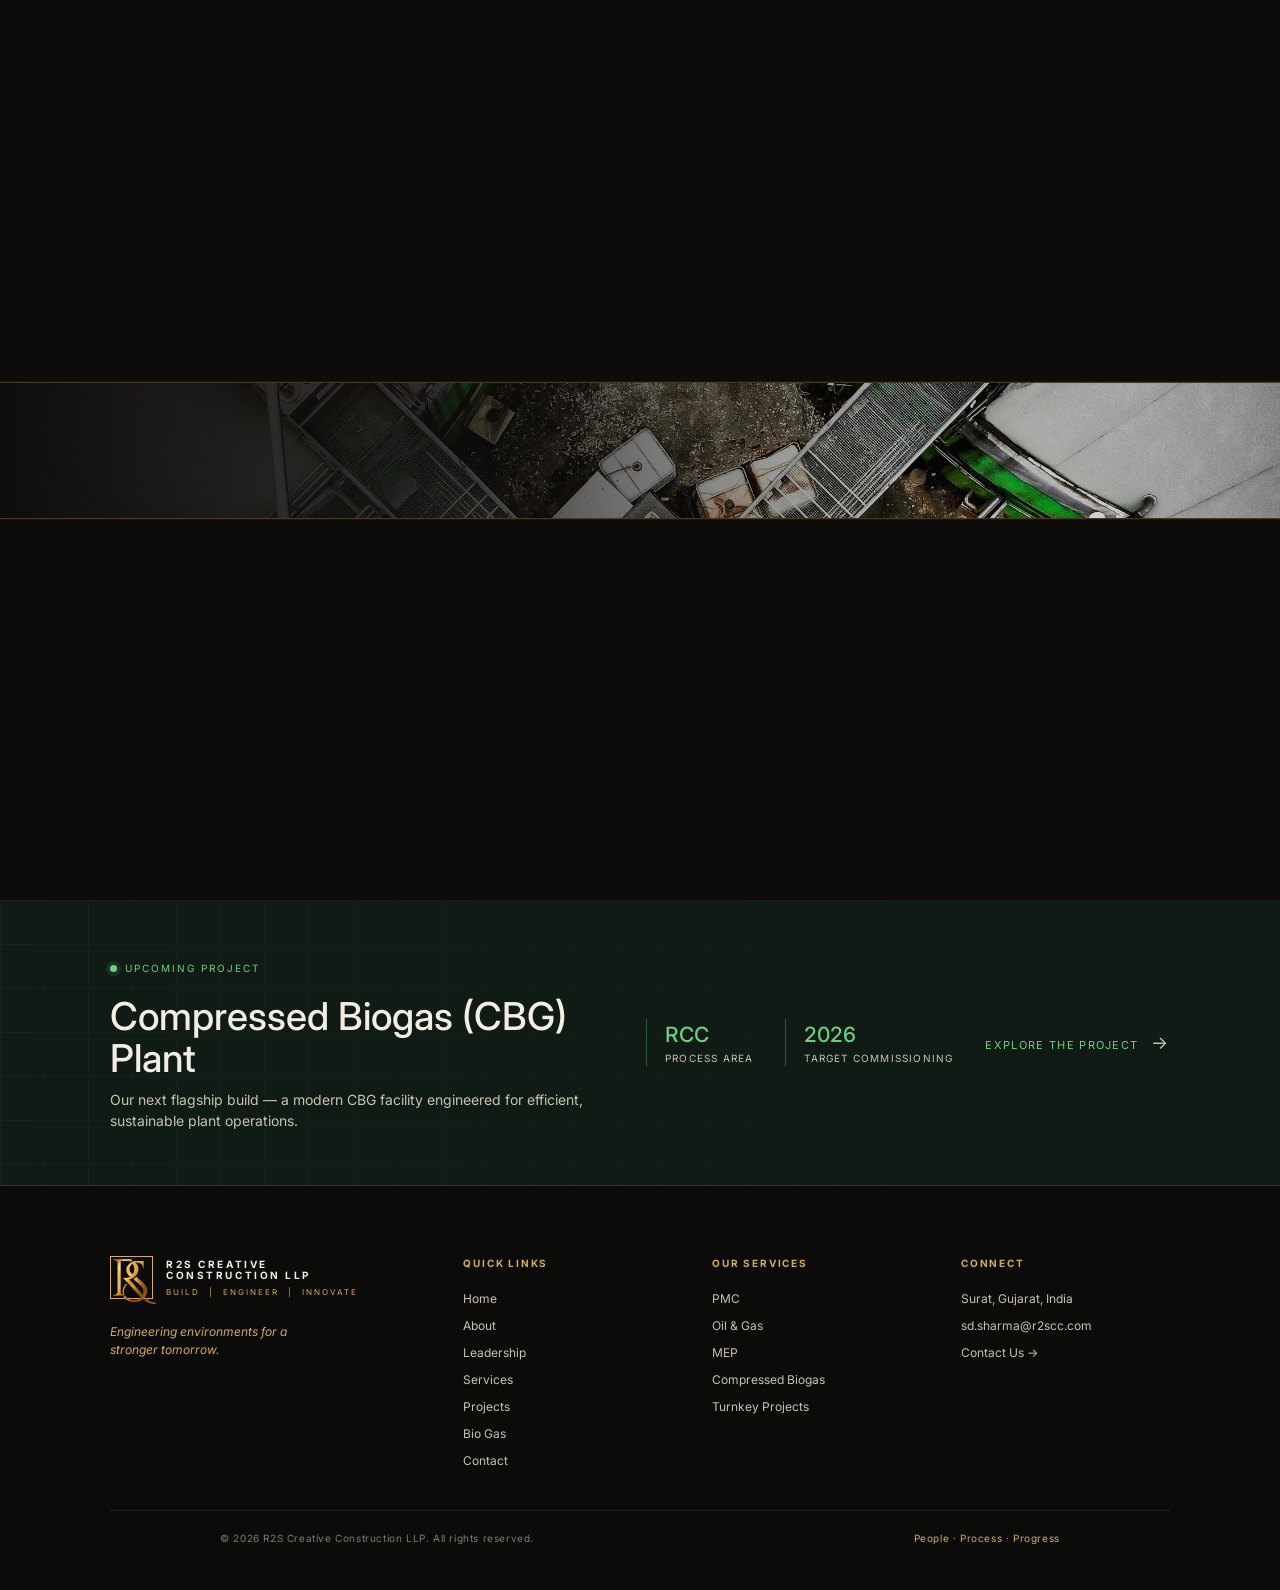
<file: index.html>
<!doctype html>
<html lang="en">
<head>
  <script>document.documentElement.classList.add('js')</script>
  <meta charset="UTF-8" />
  <meta name="viewport" content="width=device-width, initial-scale=1.0" />
  <meta name="description" content="R2S Creative Construction LLP — engineering and construction solutions across Oil & Gas, MEP, PMC, Turnkey and Compressed Biogas. Build. Engineer. Innovate." />
  <title>R2S Creative Construction LLP | Build. Engineer. Innovate.</title>
  <link rel="preconnect" href="https://fonts.googleapis.com" />
  <link rel="preconnect" href="https://fonts.gstatic.com" crossorigin />
  <link href="https://fonts.googleapis.com/css2?family=Inter:wght@400;500;600;700&family=Playfair+Display:ital,wght@0,600;0,700;1,600;1,700&display=swap" rel="stylesheet" />
  <link rel="icon" href="assets/logo_r2s.png" type="image/png" />
  <meta name="theme-color" content="#0f0e0c" />
  <meta property="og:type" content="website" />
  <meta property="og:title" content="R2S Creative Construction LLP | Build. Engineer. Innovate." />
  <meta property="og:description" content="Engineering and construction solutions across Oil & Gas, MEP, PMC, Turnkey and Compressed Biogas." />
  <link rel="stylesheet" href="styles.css" />
  <link rel="stylesheet" href="cursor.css" />
  <link rel="stylesheet" href="intro.css" />
  <script src="https://cdnjs.cloudflare.com/ajax/libs/gsap/3.12.5/gsap.min.js" defer></script>
  <script src="site.js" defer></script>
  <script src="cursor.js" defer></script>
  <script src="intro.js" defer></script>
</head>
<body>
  <a class="skip-link" href="#main">Skip to main content</a>

  <!-- Opening Curtain Animation -->
  <div class="intro-curtain" id="introCurtain" aria-hidden="true">
    <div class="curtain-panel panel-top"></div>
    <div class="curtain-panel panel-bottom"></div>
    <div class="curtain-line"></div>
    <div class="intro-brand">
      <div class="intro-logo-wrap">
        <img class="intro-logo" src="assets/logo.png" alt="R2S Creative Construction" />
      </div>
      <div class="intro-copy">
        <span class="intro-title">R2S Creative Construction LLP</span>
        <span class="intro-tag">Build <b>|</b> Engineer <b>|</b> Innovate</span>
      </div>
    </div>
    <button class="intro-skip" type="button" aria-label="Skip intro animation">Skip</button>
  </div>

  <header class="site-header" id="top">
    <a class="brand" href="index.html" aria-label="R2S Creative Construction LLP — home">
      <span class="brand-mark"><img fetchpriority="high" src="assets/logo.png" alt="" /></span>
      <span class="brand-copy">
        <strong>R2S Creative<br />Construction LLP</strong>
        <small>Build <b>|</b> Engineer <b>|</b> Innovate</small>
      </span>
    </a>

    <button class="menu-toggle" type="button" aria-expanded="false" aria-controls="site-menu" aria-label="Open navigation">
      <span></span><span></span><span></span>
    </button>

    <nav class="site-nav" id="site-menu" aria-label="Primary navigation">
      <a class="active" href="index.html">Home</a>
      <a href="about.html">About</a>
      <a href="leadership.html">Leadership</a>
      <a href="services.html">Services</a>
      <a href="projects.html">Projects</a>
      <a href="biogas.html">Bio Gas</a>
      <a href="contact.html">Contact</a>
      <a class="button button-small nav-quote" href="contact.html">Get a Quote <span aria-hidden="true">→</span></a>
    </nav>
  </header>

  <main id="main">
    <section class="hero" aria-labelledby="hero-title">
      <div class="hero-overlay"></div>
      <img loading="lazy" decoding="async" class="hero-watermark" src="assets/logo.png" alt="" aria-hidden="true" />
      <div class="hero-content">
        <p class="eyebrow">Construction with Purpose</p>
        <h1 id="hero-title">
          <span class="hero-anim-mask"><em>Innovative</em></span>
          <span class="hero-anim-mask"><span>Solutions for<br class="desktop-break" /> Construction Work</span></span>
        </h1>
        <p class="hero-subline">Ideas Today <b>|</b> Stronger Tomorrow</p>
        <div class="hero-btn-wrap">
          <a class="button hero-button" href="projects.html">Explore Our Work <span aria-hidden="true">→</span></a>
        </div>
        <div class="stat-row" aria-label="Company highlights">
          <div class="stat"><strong>100<span>+</span></strong><small>Projects<br />Completed</small></div>
          <div class="stat"><strong>5<span>+</span></strong><small>Years<br />Experience</small></div>
          <div class="stat"><strong>100<span>%</span></strong><small>Commitment<br />to Quality</small></div>
        </div>
      </div>
      <aside class="hero-badge" aria-hidden="true">Constructing<br />a Better<br />Tomorrow<span></span></aside>
      <div class="hero-footer-line" aria-hidden="true"><span>People</span><i></i><span>Process</span><i></i><span>Progress</span></div>
    </section>

    <section class="biogas-strip" id="biogas" aria-labelledby="biogas-title">
      <div class="biogas-copy">
        <span class="project-pill"><i></i> Upcoming Project</span>
        <h2 id="biogas-title">Compressed Biogas (CBG) Plant</h2>
        <p>Our next flagship build — a modern CBG facility engineered for efficient, sustainable plant operations.</p>
      </div>
      <div class="biogas-meta">
        <div><strong>RCC</strong><span>Process Area</span></div>
        <div><strong>2026</strong><span>Target Commissioning</span></div>
        <a href="projects.html">Explore the Project <span aria-hidden="true">→</span></a>
      </div>
    </section>
  </main>

  <footer class="site-footer" id="contact">
    <div class="footer-brand">
      <a class="brand" href="index.html" aria-label="R2S Creative Construction LLP — back to top">
        <span class="brand-mark"><img loading="lazy" decoding="async" src="assets/logo.png" alt="" /></span>
        <span class="brand-copy"><strong>R2S Creative<br />Construction LLP</strong><small>Build <b>|</b> Engineer <b>|</b> Innovate</small></span>
      </a>
      <p>Engineering environments for a stronger tomorrow.</p>
    </div>
    <div class="footer-column">
      <h2>Quick Links</h2>
      <a href="index.html">Home</a>
      <a href="about.html">About</a>
      <a href="leadership.html">Leadership</a>
      <a href="services.html">Services</a>
      <a href="projects.html">Projects</a>
      <a href="biogas.html">Bio Gas</a>
      <a href="contact.html">Contact</a>
    </div>
    <div class="footer-column">
      <h2>Our Services</h2>
      <a href="services.html#svc-pmc">PMC</a>
      <a href="services.html#svc-oilgas">Oil &amp; Gas</a>
      <a href="services.html#svc-mep">MEP</a>
      <a href="services.html#svc-cbg">Compressed Biogas</a>
      <a href="services.html#svc-turnkey">Turnkey Projects</a>
    </div>
    <div class="footer-column">
      <h2>Connect</h2>
      <span>Surat, Gujarat, India</span>
      <a href="mailto:sd.sharma@r2scc.com">sd.sharma@r2scc.com</a>
      <a href="contact.html">Contact Us →</a>
    </div>
    <div class="footer-bottom">
      <span>© 2026 R2S Creative Construction LLP. All rights reserved.</span>
      <em>People · Process · Progress</em>
    </div>
  </footer>
</body>
</html>
</file>
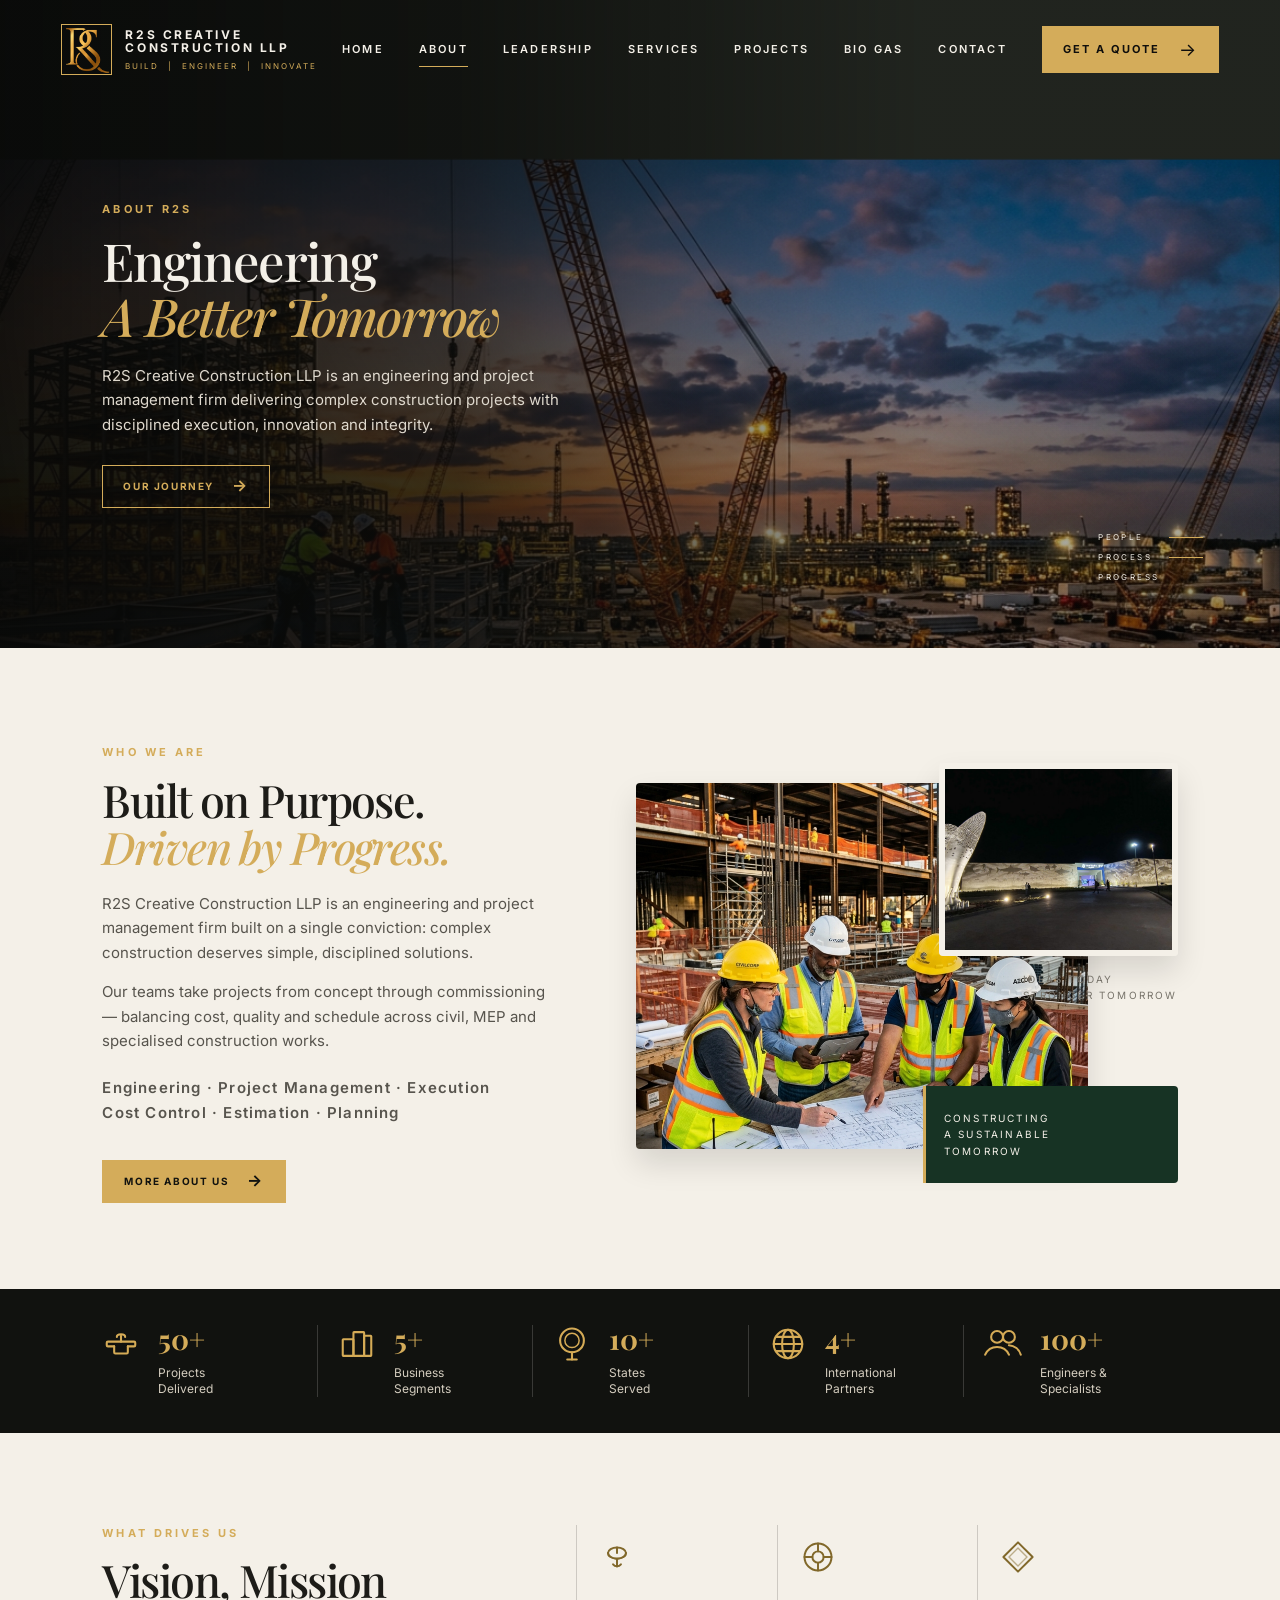
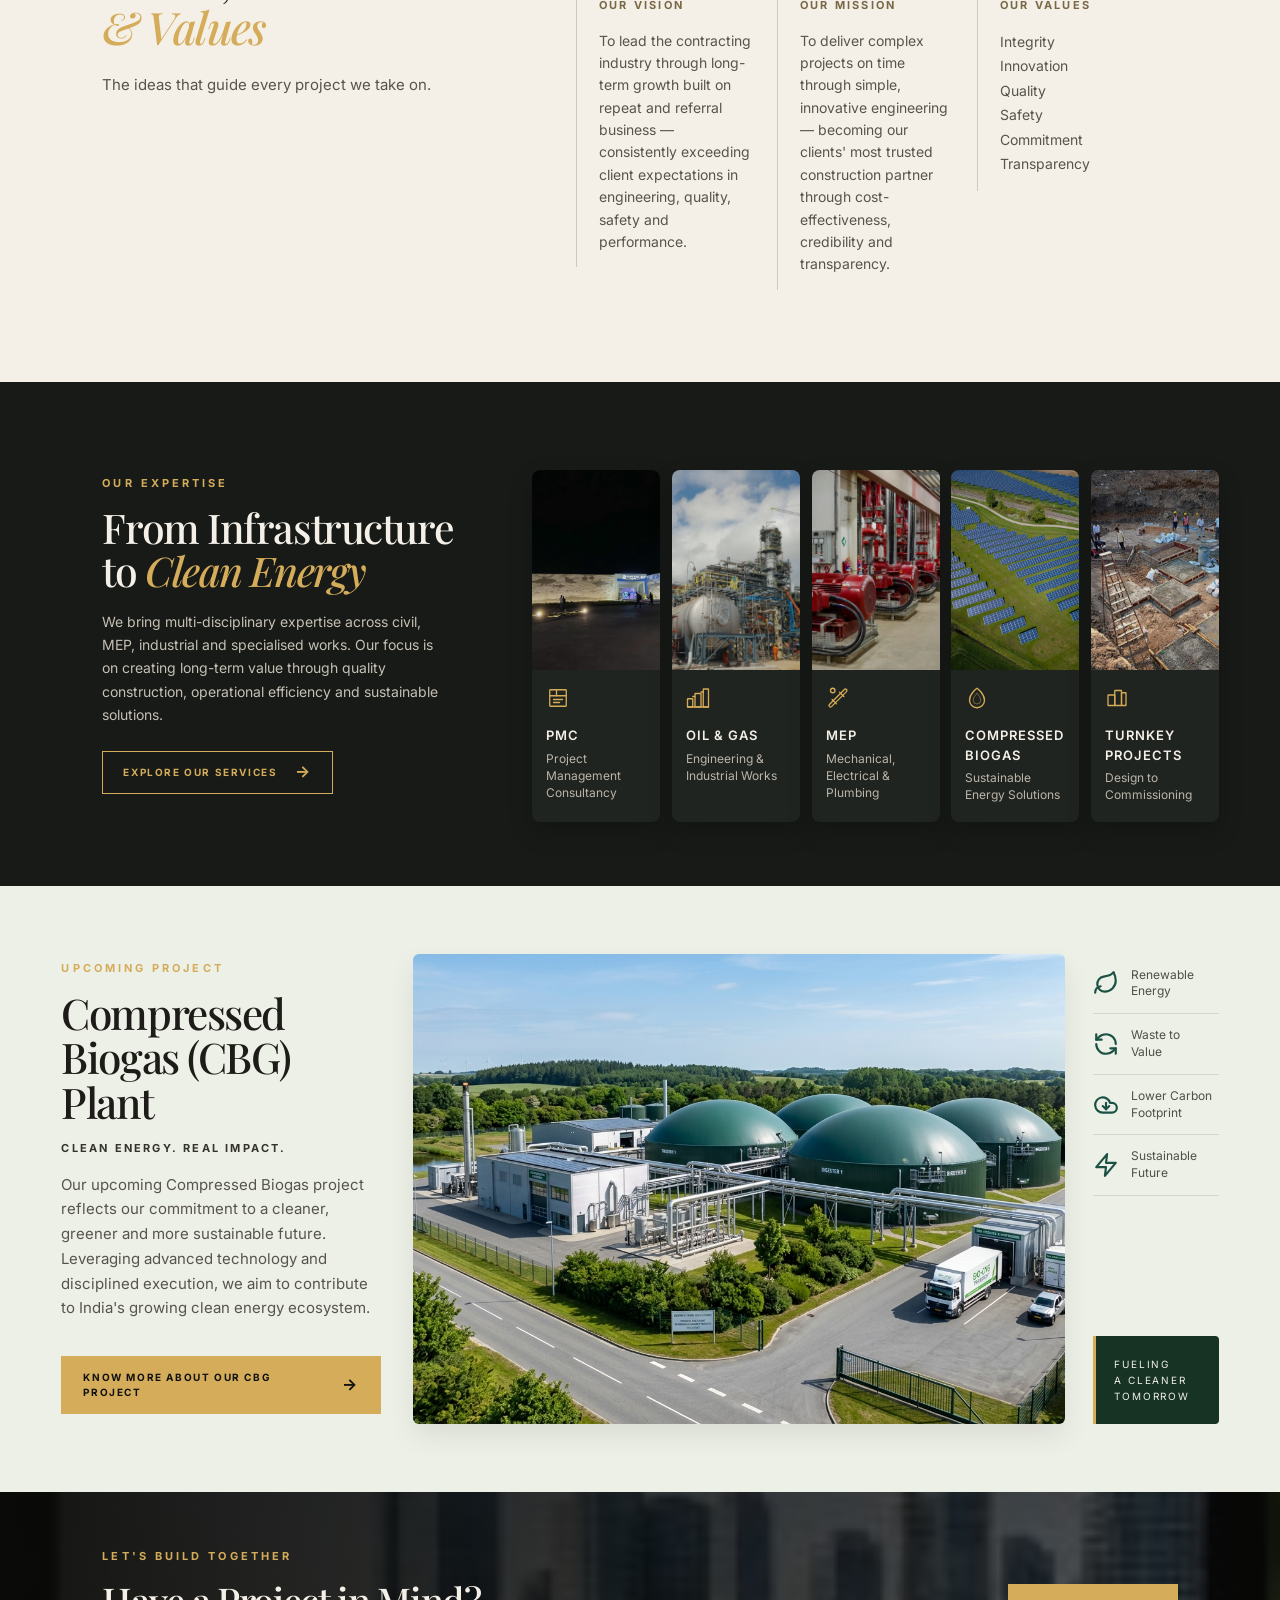
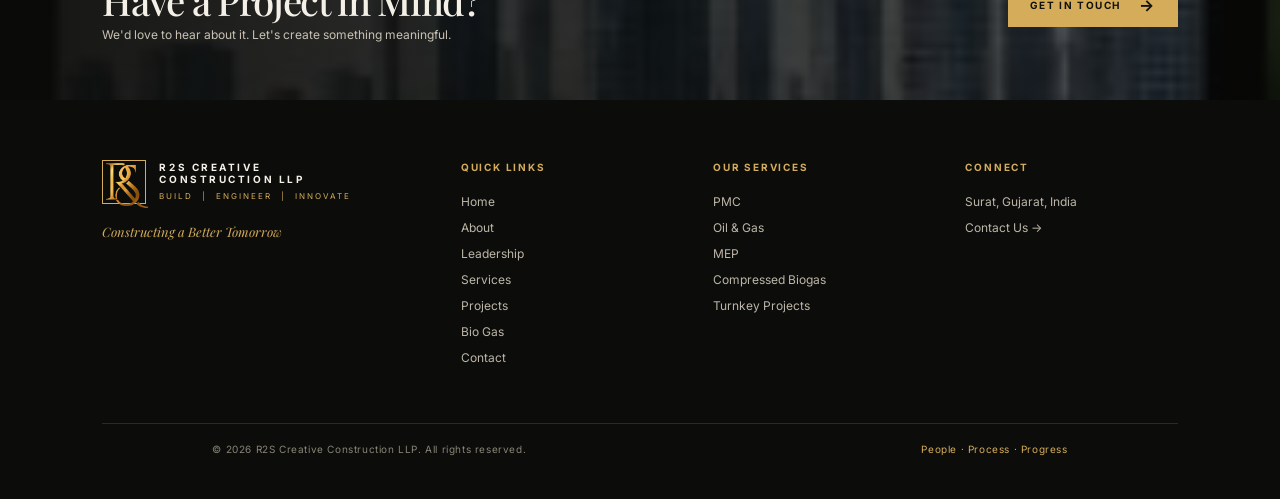
<file: about.html>
<!doctype html>
<html lang="en">
<head>
  <script>document.documentElement.classList.add('js')</script>
  <meta charset="UTF-8" />
  <meta name="viewport" content="width=device-width, initial-scale=1.0" />
  <meta name="description" content="About R2S Creative Construction LLP — engineering and project management firm delivering complex construction projects with disciplined execution, innovation and integrity." />
  <title>About R2S Creative Construction LLP | Build. Engineer. Innovate.</title>
  <link rel="preconnect" href="https://fonts.googleapis.com" />
  <link rel="preconnect" href="https://fonts.gstatic.com" crossorigin />
  <link href="https://fonts.googleapis.com/css2?family=Inter:wght@400;500;600;700&family=Playfair+Display:ital,wght@0,500;0,600;1,500;1,600&display=swap" rel="stylesheet" />
  <link rel="icon" href="assets/logo_r2s.png" type="image/png" />
  <meta name="theme-color" content="#0f0e0c" />
  <meta property="og:type" content="website" />
  <meta property="og:title" content="About R2S Creative Construction LLP" />
  <meta property="og:description" content="Engineering and project management firm delivering complex construction projects." />
  <link rel="stylesheet" href="styles.css" />
  <link rel="stylesheet" href="about.css" />
  <link rel="stylesheet" href="cursor.css" />
  <script src="site.js" defer></script>
  <script src="cursor.js" defer></script>
</head>
<body class="about-page">
  <a class="skip-link" href="#main">Skip to main content</a>

  <header class="site-header" id="top">
    <a class="brand" href="index.html" aria-label="R2S Creative Construction LLP — home">
      <span class="brand-mark"><img fetchpriority="high" src="assets/logo.png" alt="" /></span>
      <span class="brand-copy">
        <strong>R2S Creative<br />Construction LLP</strong>
        <small>Build <b>|</b> Engineer <b>|</b> Innovate</small>
      </span>
    </a>
    <button class="menu-toggle" type="button" aria-expanded="false" aria-controls="site-menu" aria-label="Open navigation">
      <span></span><span></span><span></span>
    </button>
    <nav class="site-nav" id="site-menu" aria-label="Primary navigation">
      <a href="index.html">Home</a>
      <a class="active" href="about.html">About</a>
      <a href="leadership.html">Leadership</a>
      <a href="services.html">Services</a>
      <a href="projects.html">Projects</a>
      <a href="biogas.html">Bio Gas</a>
      <a href="contact.html">Contact</a>
      <a class="button button-small nav-quote" href="contact.html">Get a Quote <span aria-hidden="true">→</span></a>
    </nav>
  </header>

  <main id="main">

    <!-- Hero -->
    <section class="about-hero" aria-labelledby="about-title">
      <div class="about-hero-bg" data-parallax="0.25" aria-hidden="true"></div>
      <div class="hero-shade"></div>
      <div class="hero-copy reveal-left">
        <p class="eyebrow">About R2S</p>
        <h1 id="about-title">Engineering<br /><em>A Better Tomorrow</em></h1>
        <p>R2S Creative Construction LLP is an engineering and project management firm delivering complex construction projects with disciplined execution, innovation and integrity.</p>
        <a class="journey-link" href="#who-we-are">Our Journey <span aria-hidden="true">→</span></a>
      </div>
      <div class="hero-mantra reveal-right" aria-hidden="true">
        <span>People</span><i></i><span>Process</span><i></i><span>Progress</span>
      </div>
    </section>

    <!-- Who We Are -->
    <section class="intro-section" id="who-we-are">
      <div class="intro-copy reveal-left">
        <p class="eyebrow">Who We Are</p>
        <h2>Built on Purpose.<br /><em>Driven by Progress.</em></h2>
        <p>R2S Creative Construction LLP is an engineering and project management firm built on a single conviction: complex construction deserves simple, disciplined solutions.</p>
        <p>Our teams take projects from concept through commissioning — balancing cost, quality and schedule across civil, MEP and specialised construction works.</p>
        <p class="service-line">Engineering · Project Management · Execution<br />Cost Control · Estimation · Planning</p>
        <a class="gold-button" href="#expertise">More About Us <span aria-hidden="true">→</span></a>
      </div>
      <div class="intro-mosaic reveal-right">
        <figure class="mosaic-main">
          <img src="assets/about-mosaic.jpg" alt="R2S engineers reviewing construction plans on site" loading="lazy" />
        </figure>
        <figure class="mosaic-top">
          <img src="r2s-projects-photos/assets/projects/project-11-vantara-aquarium-pmc/cover.jpg" alt="Vantara Aquarium PMC project — R2S site work" loading="lazy" />
        </figure>
        <div class="mosaic-quote">Constructing<br />a Sustainable<br />Tomorrow</div>
        <span class="mosaic-label">Ideas today<br />Stronger tomorrow</span>
      </div>
    </section>

    <!-- Stats -->
    <section class="stats-strip reveal-up-stagger" aria-label="R2S company statistics">
      <article>
        <img loading="lazy" decoding="async" src="assets/icons/icon-hardhat.svg" alt="" aria-hidden="true" />
        <strong>50+</strong>
        <span>Projects<br />Delivered</span>
      </article>
      <article>
        <img loading="lazy" decoding="async" src="assets/icons/icon-buildings.svg" alt="" aria-hidden="true" />
        <strong>5+</strong>
        <span>Business<br />Segments</span>
      </article>
      <article>
        <img loading="lazy" decoding="async" src="assets/icons/icon-map-pin.svg" alt="" aria-hidden="true" />
        <strong>10+</strong>
        <span>States<br />Served</span>
      </article>
      <article>
        <img loading="lazy" decoding="async" src="assets/icons/icon-globe.svg" alt="" aria-hidden="true" />
        <strong>4+</strong>
        <span>International<br />Partners</span>
      </article>
      <article>
        <img loading="lazy" decoding="async" src="assets/icons/icon-users.svg" alt="" aria-hidden="true" />
        <strong>100+</strong>
        <span>Engineers &amp;<br />Specialists</span>
      </article>
    </section>

    <!-- Vision, Mission, Values -->
    <section class="values-section">
      <div class="values-heading reveal-left">
        <p class="eyebrow">What Drives Us</p>
        <h2>Vision, Mission<br /><em>&amp; Values</em></h2>
        <p>The ideas that guide every project we take on.</p>
      </div>
      <div class="principles reveal-up-stagger">
        <article class="card-tilt">
          <img loading="lazy" decoding="async" src="assets/icons/icon-eye.svg" alt="" aria-hidden="true" />
          <h3>Our Vision</h3>
          <p>To lead the contracting industry through long-term growth built on repeat and referral business — consistently exceeding client expectations in engineering, quality, safety and performance.</p>
        </article>
        <article class="card-tilt">
          <img loading="lazy" decoding="async" src="assets/icons/icon-target.svg" alt="" aria-hidden="true" />
          <h3>Our Mission</h3>
          <p>To deliver complex projects on time through simple, innovative engineering — becoming our clients' most trusted construction partner through cost-effectiveness, credibility and transparency.</p>
        </article>
        <article class="card-tilt">
          <img loading="lazy" decoding="async" src="assets/icons/icon-diamond.svg" alt="" aria-hidden="true" />
          <h3>Our Values</h3>
          <p class="values-list">Integrity<br />Innovation<br />Quality<br />Safety<br />Commitment<br />Transparency</p>
        </article>
      </div>
    </section>

    <!-- Expertise -->
    <section class="expertise-section" id="expertise">
      <div class="expertise-copy reveal-left">
        <p class="eyebrow">Our Expertise</p>
        <h2>From Infrastructure<br />to <em>Clean Energy</em></h2>
        <p>We bring multi-disciplinary expertise across civil, MEP, industrial and specialised works. Our focus is on creating long-term value through quality construction, operational efficiency and sustainable solutions.</p>
        <a class="journey-link" href="services.html">Explore Our Services <span aria-hidden="true">→</span></a>
      </div>
      <div class="expertise-grid reveal-up-stagger">
        <article class="card-tilt">
          <img src="r2s-projects-photos/assets/projects/project-11-vantara-aquarium-pmc/cover.jpg" alt="Aquarium PMC project management consultancy" loading="lazy" />
          <div>
            <img loading="lazy" decoding="async" class="expertise-icon" src="assets/icons/icon-clipboard.svg" alt="" aria-hidden="true" />
            <h3>PMC</h3>
            <p>Project Management Consultancy</p>
          </div>
        </article>
        <article class="card-tilt">
          <img src="r2s-projects-photos/assets/projects/project-03-hpcl-refinery-pachpadra/cover.jpg" alt="HPCL oil and gas refinery construction" loading="lazy" />
          <div>
            <img loading="lazy" decoding="async" class="expertise-icon" src="assets/icons/icon-factory.svg" alt="" aria-hidden="true" />
            <h3>Oil &amp; Gas</h3>
            <p>Engineering &amp; Industrial Works</p>
          </div>
        </article>
        <article class="card-tilt">
          <img src="r2s-projects-photos/assets/projects/project-06-ff-bkc-mumbai-mep/cover.jpg" alt="Fire fighting pump room, BKC Mumbai" loading="lazy" />
          <div>
            <img loading="lazy" decoding="async" class="expertise-icon" src="assets/icons/icon-wrench.svg" alt="" aria-hidden="true" />
            <h3>MEP</h3>
            <p>Mechanical, Electrical &amp; Plumbing</p>
          </div>
        </article>
        <article class="card-tilt">
          <img src="assets/biogas-capabilities.jpg" alt="Compressed biogas plant concept rendering" loading="lazy" />
          <div>
            <img loading="lazy" decoding="async" class="expertise-icon" src="assets/icons/icon-leaf.svg" alt="" aria-hidden="true" />
            <h3>Compressed Biogas</h3>
            <p>Sustainable Energy Solutions</p>
          </div>
        </article>
        <article class="card-tilt">
          <img src="r2s-projects-photos/assets/projects/project-04-turnkey-construction-surat/cover.jpg" alt="Turnkey construction project Surat" loading="lazy" />
          <div>
            <img loading="lazy" decoding="async" class="expertise-icon" src="assets/icons/icon-buildings.svg" alt="" aria-hidden="true" />
            <h3>Turnkey Projects</h3>
            <p>Design to Commissioning</p>
          </div>
        </article>
      </div>
    </section>

    <!-- CBG Feature -->
    <section class="cbg-feature">
      <div class="cbg-copy reveal-left">
        <p class="eyebrow">Upcoming Project</p>
        <h2>Compressed<br />Biogas (CBG) Plant</h2>
        <h3>Clean Energy. Real Impact.</h3>
        <p>Our upcoming Compressed Biogas project reflects our commitment to a cleaner, greener and more sustainable future. Leveraging advanced technology and disciplined execution, we aim to contribute to India's growing clean energy ecosystem.</p>
        <a class="gold-button" href="biogas.html">Know More About Our CBG Project <span aria-hidden="true">→</span></a>
      </div>
      <figure class="reveal-right">
        <img src="assets/cbg-plant-feature.jpg" alt="Modern Compressed Biogas (CBG) Plant facility" loading="lazy" />
      </figure>
      <aside class="reveal-up">
        <ul>
          <li><img loading="lazy" decoding="async" src="assets/icons/bio-leaf.svg" alt="" aria-hidden="true" />Renewable<br />Energy</li>
          <li><img loading="lazy" decoding="async" src="assets/icons/bio-recycle.svg" alt="" aria-hidden="true" />Waste to<br />Value</li>
          <li><img loading="lazy" decoding="async" src="assets/icons/bio-cloud.svg" alt="" aria-hidden="true" />Lower Carbon<br />Footprint</li>
          <li><img loading="lazy" decoding="async" src="assets/icons/bio-energy.svg" alt="" aria-hidden="true" />Sustainable<br />Future</li>
        </ul>
        <div>Fueling<br />a Cleaner<br />Tomorrow</div>
      </aside>
    </section>

    <!-- Closing CTA -->
    <section class="closing-cta">
      <div class="reveal-up">
        <p class="eyebrow">Let's Build Together</p>
        <h2>Have a Project in Mind?</h2>
        <p>We'd love to hear about it. Let's create something meaningful.</p>
      </div>
      <a class="gold-button reveal-up" href="contact.html">Get in Touch <span aria-hidden="true">→</span></a>
    </section>

  </main>

  <footer class="site-footer">
    <div class="footer-brand">
      <a class="brand" href="index.html" aria-label="R2S Creative Construction LLP — home">
        <span class="brand-mark"><img loading="lazy" decoding="async" src="assets/logo.png" alt="" /></span>
        <span class="brand-copy">
          <strong>R2S Creative<br />Construction LLP</strong>
          <small>Build <b>|</b> Engineer <b>|</b> Innovate</small>
        </span>
      </a>
      <p>Constructing a Better Tomorrow</p>
    </div>
    <div class="footer-column">
      <h2>Quick Links</h2>
      <a href="index.html">Home</a>
      <a href="about.html">About</a>
      <a href="leadership.html">Leadership</a>
      <a href="services.html">Services</a>
      <a href="projects.html">Projects</a>
      <a href="biogas.html">Bio Gas</a>
      <a href="contact.html">Contact</a>
    </div>
    <div class="footer-column">
      <h2>Our Services</h2>
      <a href="services.html#svc-pmc">PMC</a>
      <a href="services.html#svc-oilgas">Oil &amp; Gas</a>
      <a href="services.html#svc-mep">MEP</a>
      <a href="services.html#svc-cbg">Compressed Biogas</a>
      <a href="services.html#svc-turnkey">Turnkey Projects</a>
    </div>
    <div class="footer-column">
      <h2>Connect</h2>
      <span>Surat, Gujarat, India</span>
      <a href="contact.html">Contact Us →</a>
    </div>
    <div class="footer-bottom">
      <span>© 2026 R2S Creative Construction LLP. All rights reserved.</span>
      <em>People · Process · Progress</em>
    </div>
  </footer>
</body>
</html>
</file>
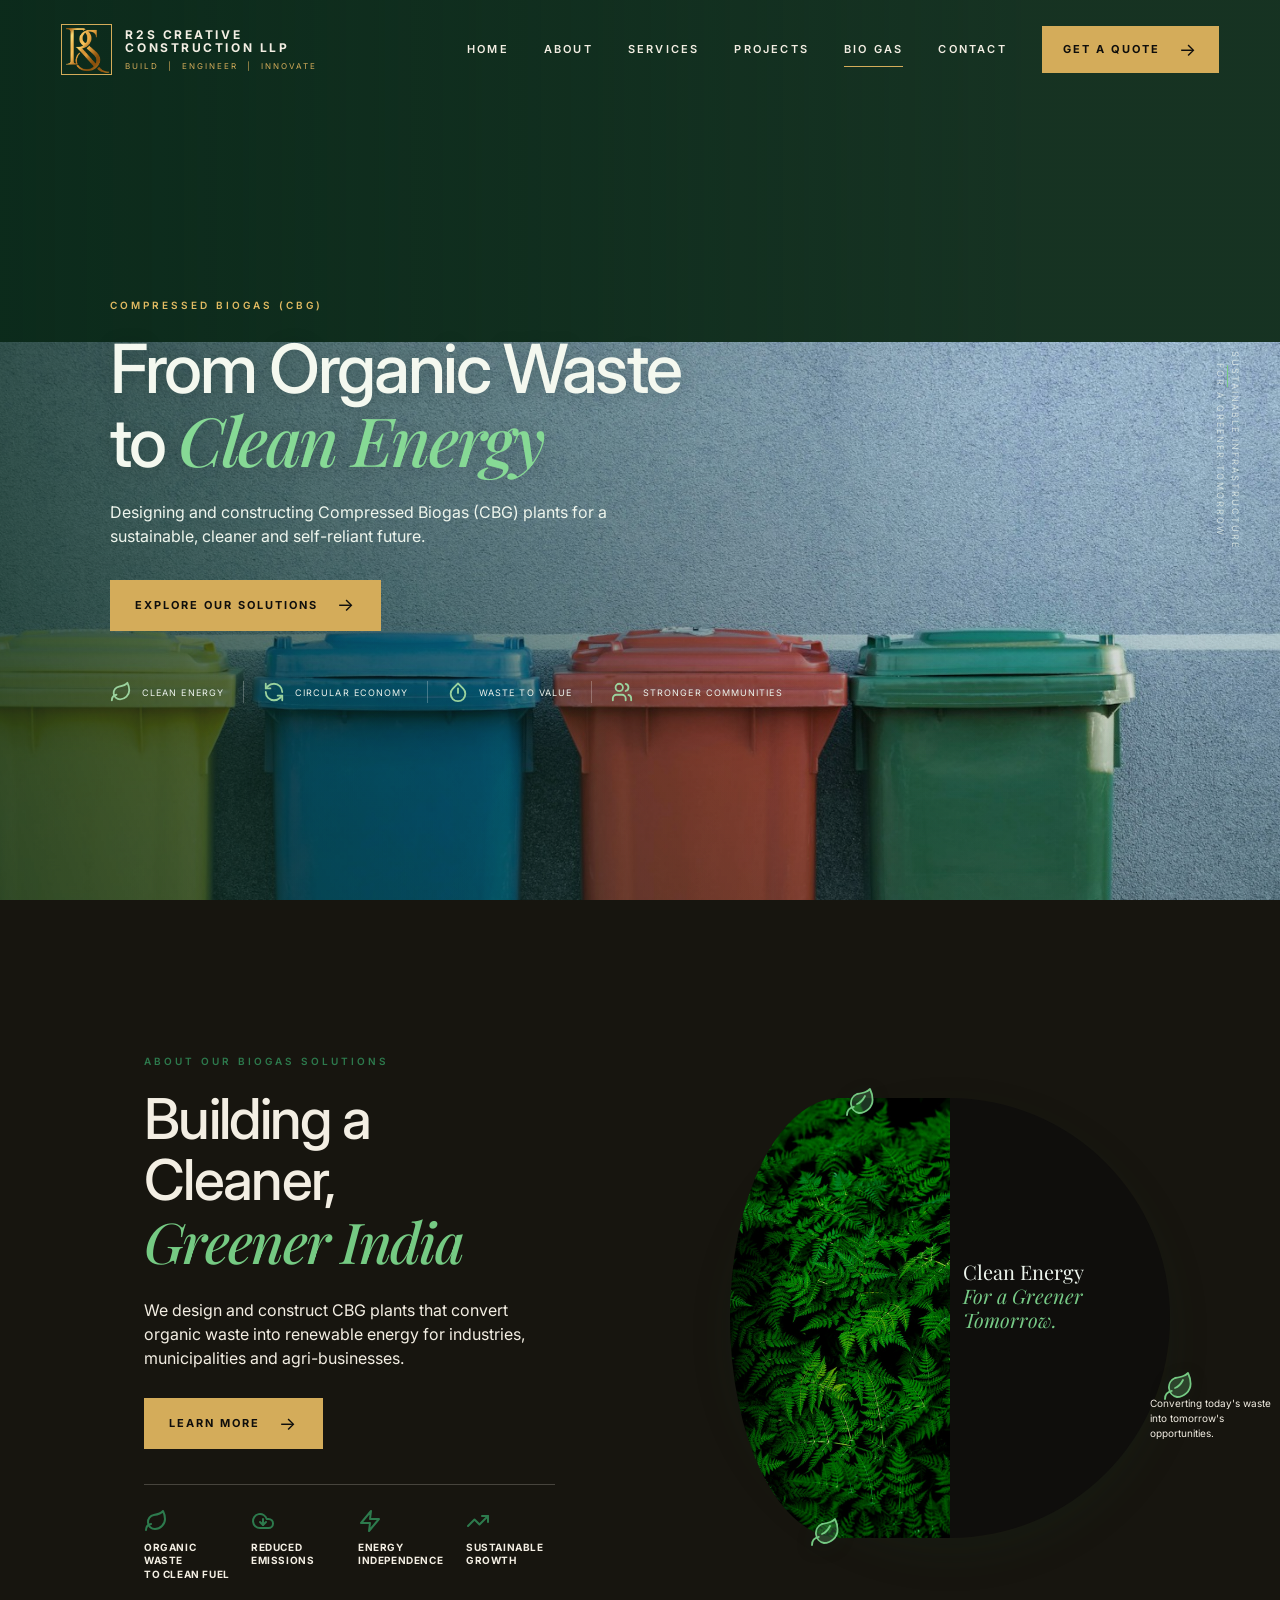
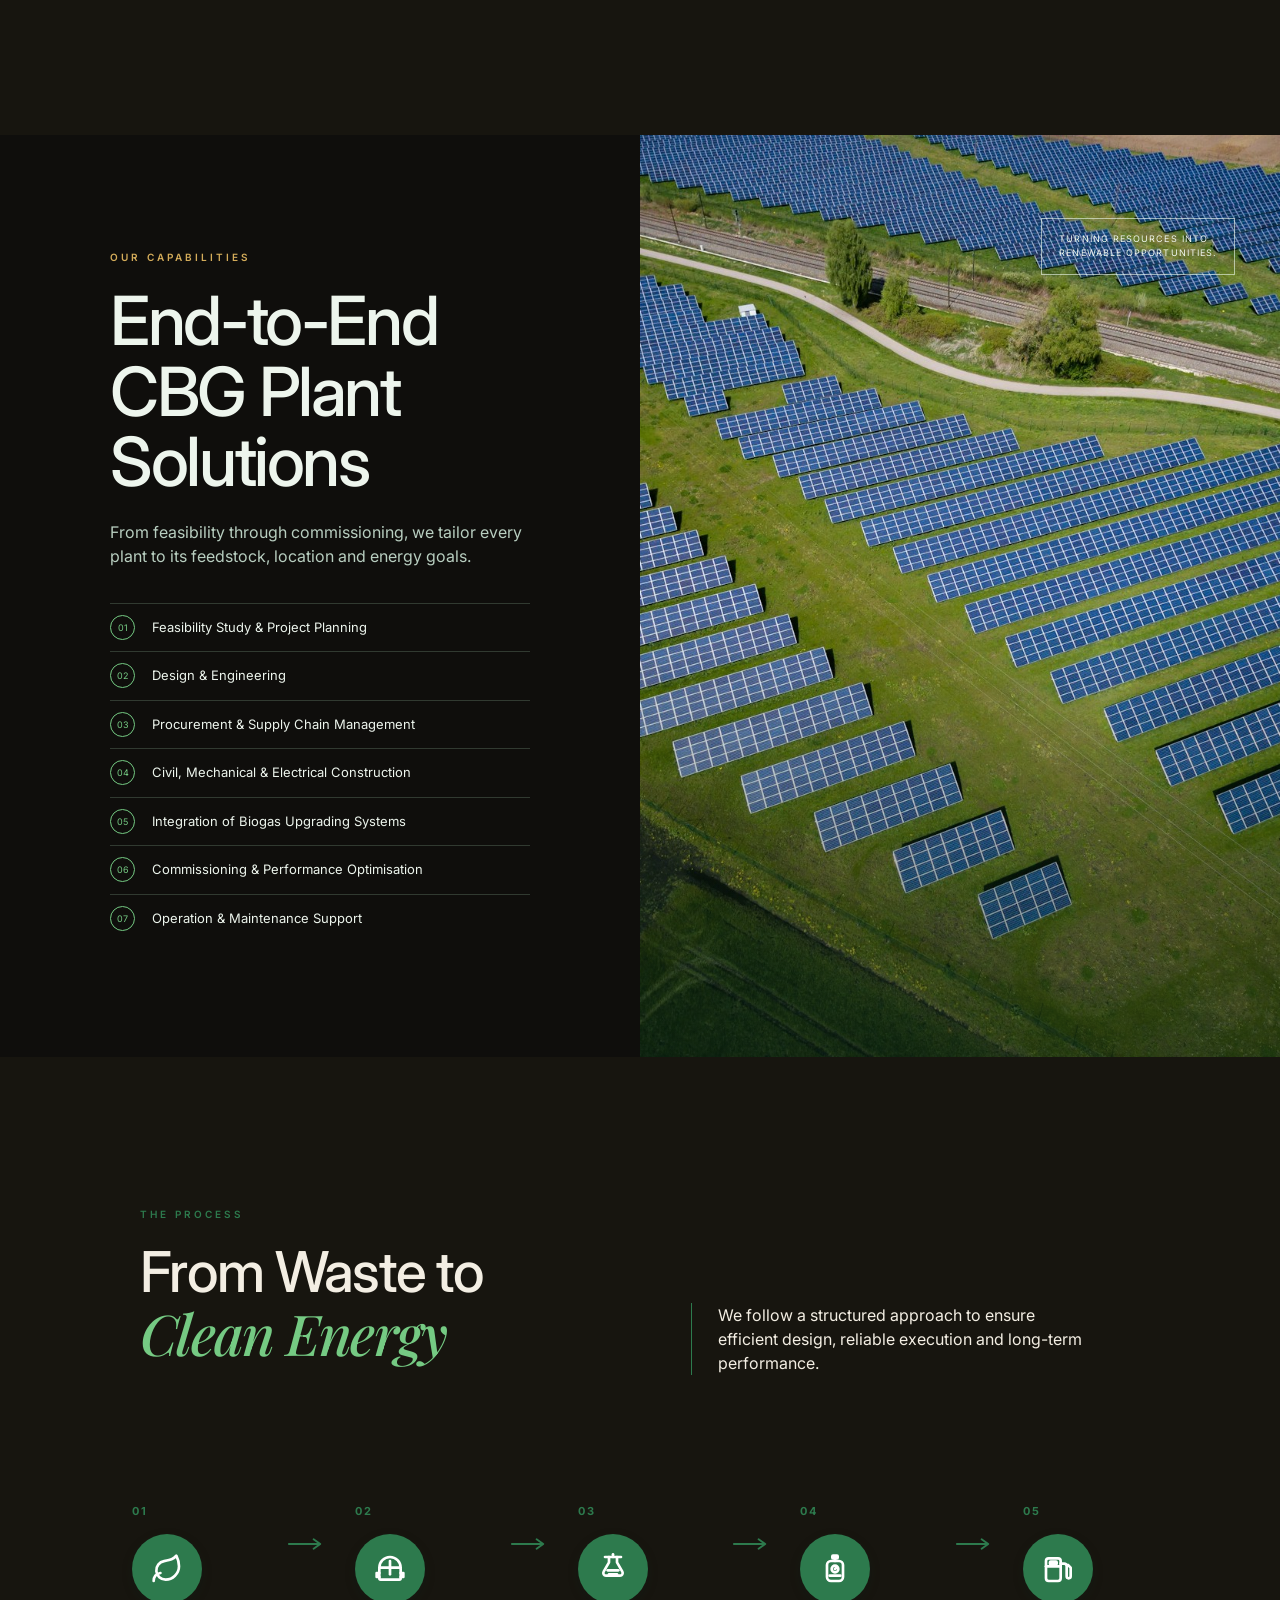
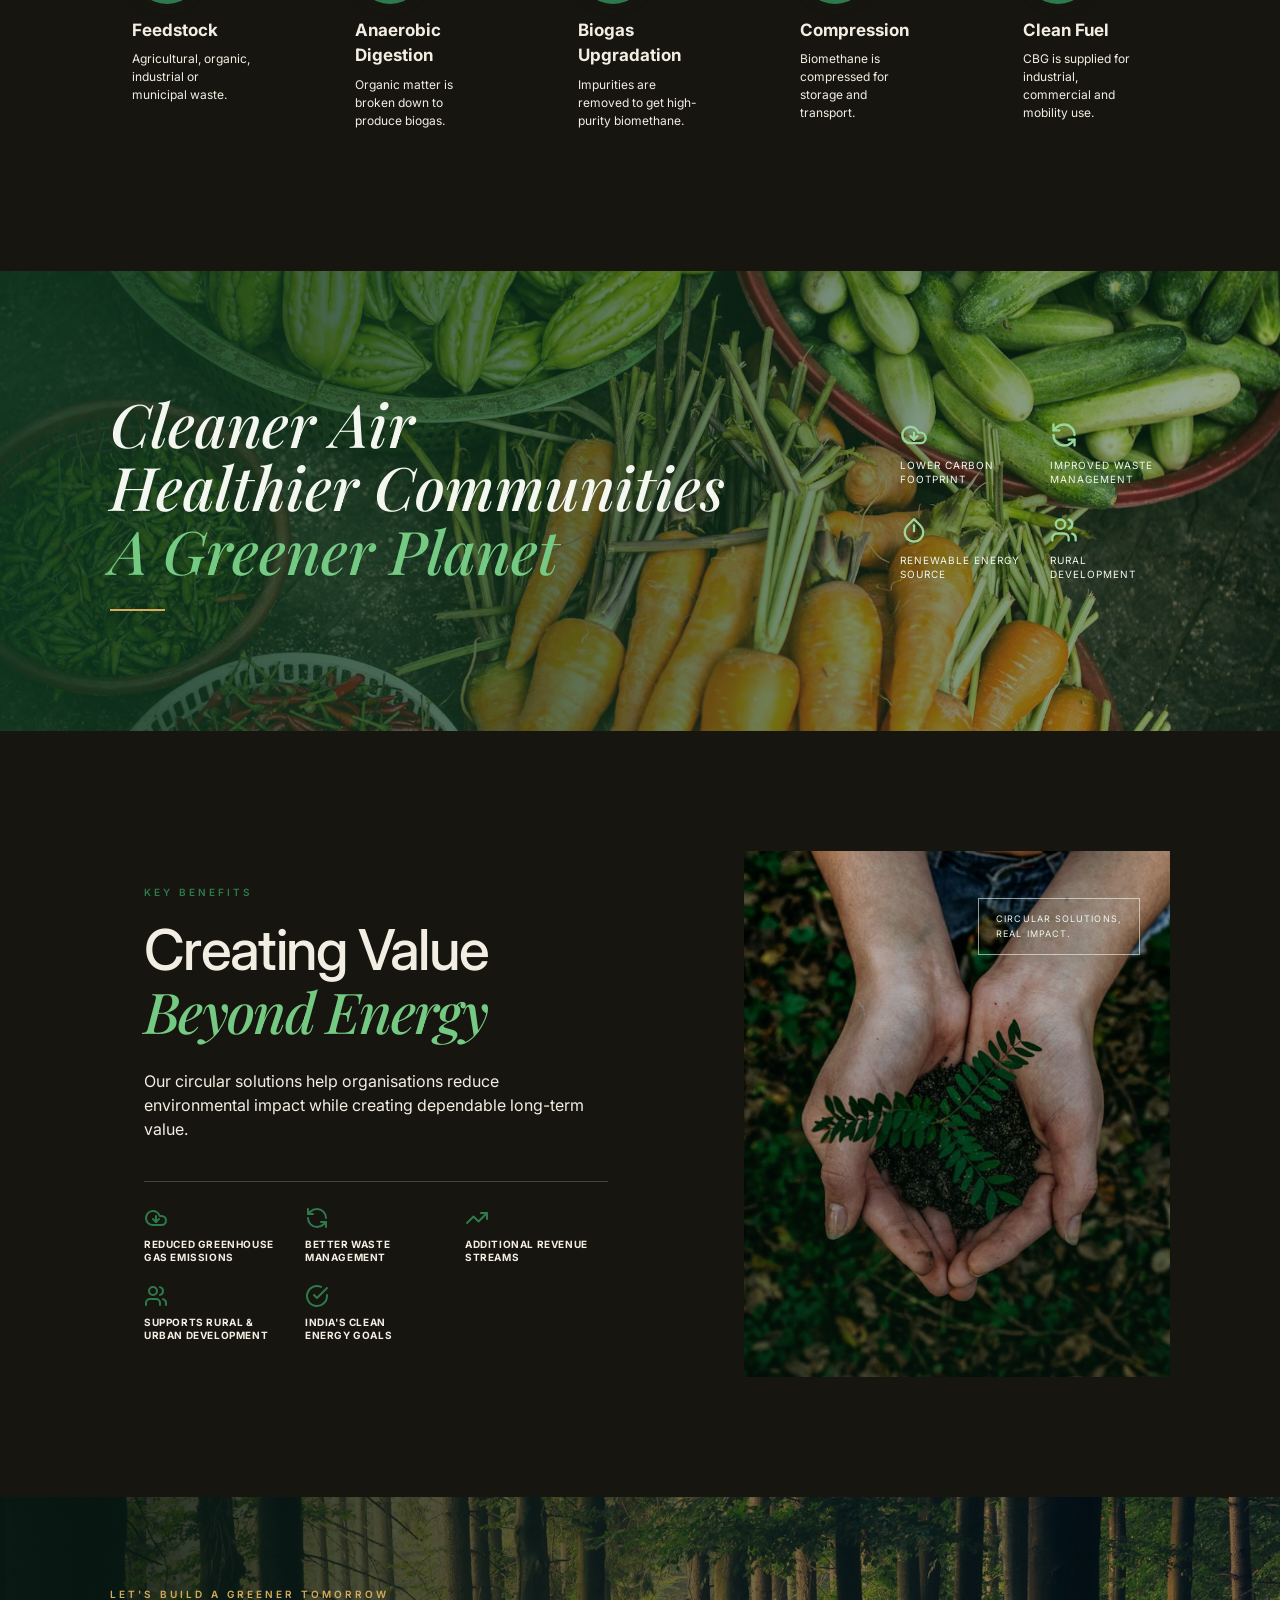
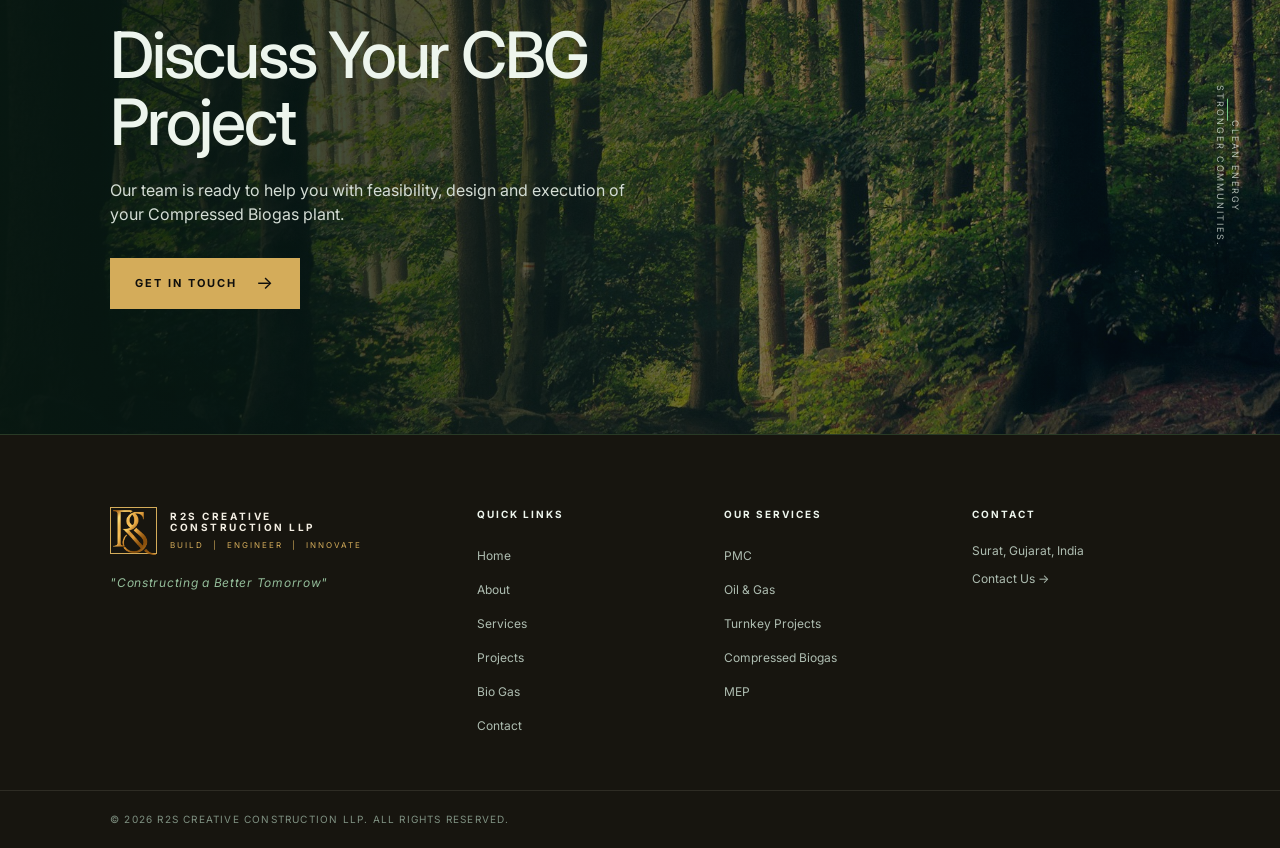
<file: biogas.html>
<!doctype html>
<html lang="en">
<head>
  <script>document.documentElement.classList.add('js')</script>
  <meta charset="UTF-8" />
  <meta name="viewport" content="width=device-width, initial-scale=1.0" />
  <meta name="description" content="R2S Creative Construction LLP designs and constructs Compressed Biogas plants for a cleaner, more self-reliant future." />
  <title>Bio Gas | R2S Creative Construction LLP</title>
  <link rel="preconnect" href="https://fonts.googleapis.com" />
  <link rel="preconnect" href="https://fonts.gstatic.com" crossorigin />
  <link href="https://fonts.googleapis.com/css2?family=Inter:wght@400;500;600;700&family=Playfair+Display:ital,wght@0,600;0,700;1,600;1,700&display=swap" rel="stylesheet" />
  <link rel="icon" href="assets/logo_r2s.png" type="image/png" />
  <meta name="theme-color" content="#0f0e0c" />
  <meta property="og:type" content="website" />
  <meta property="og:title" content="Compressed Biogas | R2S Creative Construction LLP" />
  <meta property="og:description" content="R2S designs and constructs Compressed Biogas plants for a cleaner, self-reliant future." />
  <link rel="stylesheet" href="styles.css" />
  <link rel="stylesheet" href="cursor.css" />
  <link rel="stylesheet" href="biogas.css" />
  <script src="site.js" defer></script>
  <script src="cursor.js" defer></script>
  <script src="biogas.js" defer></script>
</head>
<body class="biogas-page">
  <a class="skip-link" href="#main">Skip to main content</a>
  <header class="site-header" id="top">
    <a class="brand" href="index.html" aria-label="R2S Creative Construction LLP home">
      <span class="brand-mark"><img fetchpriority="high" src="assets/logo.png" alt="" /></span>
      <span class="brand-copy"><strong>R2S Creative<br />Construction LLP</strong><small>Build <b>|</b> Engineer <b>|</b> Innovate</small></span>
    </a>
    <button class="menu-toggle" type="button" aria-expanded="false" aria-controls="site-menu" aria-label="Open navigation"><span></span><span></span><span></span></button>
    <nav class="site-nav" id="site-menu" aria-label="Primary navigation">
      <a href="index.html">Home</a><a href="about.html">About</a><a href="services.html">Services</a><a href="projects.html">Projects</a><a class="active" href="biogas.html">Bio Gas</a><a href="contact.html">Contact</a><a class="button button-small nav-quote" href="contact.html">Get a Quote <span aria-hidden="true">→</span></a>
    </nav>
  </header>

  <main id="main">
    <section class="bio-hero" aria-labelledby="bio-hero-title">
      <div class="bio-hero-bg" data-parallax="0.25" aria-hidden="true"></div>
      <div class="bio-overlay"></div>
      <div class="bio-hero-copy bio-reveal">
        <p class="eyebrow">Compressed Biogas (CBG)</p>
        <h1 id="bio-hero-title">From Organic Waste<br />to <em>Clean Energy</em></h1>
        <p>Designing and constructing Compressed Biogas (CBG) plants for a sustainable, cleaner and self-reliant future.</p>
        <a class="button" href="#solutions">Explore Our Solutions <span aria-hidden="true">→</span></a>
        <div class="bio-icon-row">
          <span class="bio-reveal">
            <svg class="bio-icon" viewBox="0 0 24 24" fill="none" stroke="currentColor" stroke-width="2" stroke-linecap="round" stroke-linejoin="round" aria-hidden="true"><path d="M11 20A7 7 0 0 1 9.8 6.1C15.5 5 17 4.48 19 2c1 2 2 4.18 2 8 0 5.5-4.78 10-10 10Z"/><path d="M2 21c0-3 1.85-5.36 5.08-6"/></svg>
            <small>Clean Energy</small>
          </span>
          <span class="bio-reveal">
            <svg class="bio-icon" viewBox="0 0 24 24" fill="none" stroke="currentColor" stroke-width="2" stroke-linecap="round" stroke-linejoin="round" aria-hidden="true"><path d="M21 12a9 9 0 0 0-9-9 9.75 9.75 0 0 0-6.74 2.74L3 8"/><path d="M3 3v5h5"/><path d="M3 12a9 9 0 0 0 9 9 9.75 9.75 0 0 0 6.74-2.74L21 16"/><path d="M16 16h5v5"/></svg>
            <small>Circular Economy</small>
          </span>
          <span class="bio-reveal">
            <svg class="bio-icon" viewBox="0 0 24 24" fill="none" stroke="currentColor" stroke-width="2" stroke-linecap="round" stroke-linejoin="round" aria-hidden="true"><path d="M12 2.69l5.66 5.66a8 8 0 1 1-11.31 0z"/><path d="M12 8v5"/></svg>
            <small>Waste to Value</small>
          </span>
          <span class="bio-reveal">
            <svg class="bio-icon" viewBox="0 0 24 24" fill="none" stroke="currentColor" stroke-width="2" stroke-linecap="round" stroke-linejoin="round" aria-hidden="true"><path d="M16 21v-2a4 4 0 0 0-4-4H6a4 4 0 0 0-4 4v2"/><circle cx="9" cy="7" r="4"/><path d="M22 21v-2a4 4 0 0 0-3-3.87"/><path d="M16 3.13a4 4 0 0 1 0 7.75"/></svg>
            <small>Stronger Communities</small>
          </span>
        </div>
      </div>
      <aside class="bio-side-label">Sustainable Infrastructure<br /><i></i>for a Greener Tomorrow</aside>
    </section>

    <section class="bio-about bio-section" id="solutions" aria-labelledby="bio-about-title">
      <div class="bio-about-copy bio-reveal">
        <p class="eyebrow eyebrow-green">About Our Biogas Solutions</p>
        <h2 id="bio-about-title">Building a Cleaner,<br /><em>Greener India</em></h2>
        <p>We design and construct CBG plants that convert organic waste into renewable energy for industries, municipalities and agri-businesses.</p>
        <a class="button" href="contact.html">Learn More <span aria-hidden="true">→</span></a>
        <div class="feature-grid">
          <span class="bio-reveal">
            <svg class="bio-icon" viewBox="0 0 24 24" fill="none" stroke="currentColor" stroke-width="2" stroke-linecap="round" stroke-linejoin="round" aria-hidden="true"><path d="M11 20A7 7 0 0 1 9.8 6.1C15.5 5 17 4.48 19 2c1 2 2 4.18 2 8 0 5.5-4.78 10-10 10Z"/><path d="M2 21c0-3 1.85-5.36 5.08-6"/></svg>
            <b>Organic Waste<br />to Clean Fuel</b>
          </span>
          <span class="bio-reveal">
            <svg class="bio-icon" viewBox="0 0 24 24" fill="none" stroke="currentColor" stroke-width="2" stroke-linecap="round" stroke-linejoin="round" aria-hidden="true"><path d="M17.5 19H9a7 7 0 1 1 6.71-9h1.79a4.5 4.5 0 1 1 0 9Z"/><path d="M12 10v6"/><path d="m9 13 3 3 3-3"/></svg>
            <b>Reduced<br />Emissions</b>
          </span>
          <span class="bio-reveal">
            <svg class="bio-icon" viewBox="0 0 24 24" fill="none" stroke="currentColor" stroke-width="2" stroke-linecap="round" stroke-linejoin="round" aria-hidden="true"><polygon points="13 2 3 14 12 14 11 22 21 10 12 10 13 2"/></svg>
            <b>Energy<br />Independence</b>
          </span>
          <span class="bio-reveal">
            <svg class="bio-icon" viewBox="0 0 24 24" fill="none" stroke="currentColor" stroke-width="2" stroke-linecap="round" stroke-linejoin="round" aria-hidden="true"><polyline points="22 7 13.5 15.5 8.5 10.5 2 17"/><polyline points="16 7 22 7 22 13"/></svg>
            <b>Sustainable<br />Growth</b>
          </span>
        </div>
      </div>
      <div class="bio-circle">
        <div class="bio-floating-leaf bio-leaf-1" aria-hidden="true">
          <svg viewBox="0 0 32 32" fill="none" stroke="#75ca83" stroke-width="1.8" stroke-linecap="round" stroke-linejoin="round"><path d="M15 27A10 10 0 0 1 13 8c8-1.5 10-2.2 13-5 1.3 2.7 2.6 5.6 2.6 10.7 0 7.3-6.4 13.3-13.6 13.3Z" fill="rgba(117, 202, 131, 0.25)"/><path d="M3 29c0-4 2.5-7.2 6.8-8.1"/><path d="M13 18c3-1 6-4 8-8"/></svg>
        </div>
        <div class="bio-floating-leaf bio-leaf-2" aria-hidden="true">
          <svg viewBox="0 0 32 32" fill="none" stroke="#75ca83" stroke-width="1.8" stroke-linecap="round" stroke-linejoin="round"><path d="M15 27A10 10 0 0 1 13 8c8-1.5 10-2.2 13-5 1.3 2.7 2.6 5.6 2.6 10.7 0 7.3-6.4 13.3-13.6 13.3Z" fill="rgba(117, 202, 131, 0.25)"/><path d="M3 29c0-4 2.5-7.2 6.8-8.1"/><path d="M13 18c3-1 6-4 8-8"/></svg>
        </div>
        <div class="bio-floating-leaf bio-leaf-3" aria-hidden="true">
          <svg viewBox="0 0 32 32" fill="none" stroke="#75ca83" stroke-width="1.8" stroke-linecap="round" stroke-linejoin="round"><path d="M15 27A10 10 0 0 1 13 8c8-1.5 10-2.2 13-5 1.3 2.7 2.6 5.6 2.6 10.7 0 7.3-6.4 13.3-13.6 13.3Z" fill="rgba(117, 202, 131, 0.25)"/><path d="M3 29c0-4 2.5-7.2 6.8-8.1"/><path d="M13 18c3-1 6-4 8-8"/></svg>
        </div>
        <div class="bio-circle-photo"></div>
        <div class="bio-circle-panel">Clean Energy<br /><em>For a Greener Tomorrow.</em></div>
        <small>Converting today's waste into tomorrow's opportunities.</small>
      </div>
    </section>

    <section class="bio-capabilities" aria-labelledby="capabilities-title">
      <div class="bio-cap-copy bio-reveal">
        <p class="eyebrow">Our Capabilities</p>
        <h2 id="capabilities-title">End-to-End<br />CBG Plant Solutions</h2>
        <p>From feasibility through commissioning, we tailor every plant to its feedstock, location and energy goals.</p>
        <ol>
          <li class="bio-reveal">Feasibility Study &amp; Project Planning</li>
          <li class="bio-reveal">Design &amp; Engineering</li>
          <li class="bio-reveal">Procurement &amp; Supply Chain Management</li>
          <li class="bio-reveal">Civil, Mechanical &amp; Electrical Construction</li>
          <li class="bio-reveal">Integration of Biogas Upgrading Systems</li>
          <li class="bio-reveal">Commissioning &amp; Performance Optimisation</li>
          <li class="bio-reveal">Operation &amp; Maintenance Support</li>
        </ol>
      </div>
      <div class="bio-cap-image bio-reveal">
        <span>Turning Resources into<br />Renewable Opportunities.</span>
      </div>
    </section>

    <section class="bio-process bio-section" aria-labelledby="process-title">
      <div class="bio-process-head bio-reveal">
        <div>
          <p class="eyebrow eyebrow-green">The Process</p>
          <h2 id="process-title">From Waste to<br /><em>Clean Energy</em></h2>
        </div>
        <p>We follow a structured approach to ensure efficient design, reliable execution and long-term performance.</p>
      </div>
      <div class="process-grid">
        <article class="bio-reveal">
          <b>01</b>
          <span>
            <svg class="bio-icon" viewBox="0 0 24 24" fill="none" stroke="currentColor" stroke-width="2" stroke-linecap="round" stroke-linejoin="round" aria-hidden="true"><path d="M11 20A7 7 0 0 1 9.8 6.1C15.5 5 17 4.48 19 2c1 2 2 4.18 2 8 0 5.5-4.78 10-10 10Z"/><path d="M2 21c0-3 1.85-5.36 5.08-6"/></svg>
          </span>
          <h3>Feedstock</h3>
          <p>Agricultural, organic, industrial or municipal waste.</p>
        </article>

        <div class="process-arrow" aria-hidden="true">
          <svg viewBox="0 0 40 16" fill="none"><path class="process-arrow-line" d="M 2 8 L 34 8" stroke="#2d7a4d" stroke-width="2" stroke-linecap="round"/><path class="process-arrow-head" d="M 28 3 L 35 8 L 28 13" stroke="#2d7a4d" stroke-width="2" stroke-linecap="round" stroke-linejoin="round"/></svg>
        </div>

        <article class="bio-reveal">
          <b>02</b>
          <span>
            <svg class="bio-icon" viewBox="0 0 24 24" fill="none" stroke="currentColor" stroke-width="2" stroke-linecap="round" stroke-linejoin="round" aria-hidden="true"><path d="M4 11a8 8 0 0 1 16 0"/><rect x="4" y="11" width="16" height="9" rx="1"/><line x1="12" y1="6" x2="12" y2="16"/><path d="M20 15h2v3h-2"/><path d="M4 15H2v3h2"/></svg>
          </span>
          <h3>Anaerobic Digestion</h3>
          <p>Organic matter is broken down to produce biogas.</p>
        </article>

        <div class="process-arrow" aria-hidden="true">
          <svg viewBox="0 0 40 16" fill="none"><path class="process-arrow-line" d="M 2 8 L 34 8" stroke="#2d7a4d" stroke-width="2" stroke-linecap="round"/><path class="process-arrow-head" d="M 28 3 L 35 8 L 28 13" stroke="#2d7a4d" stroke-width="2" stroke-linecap="round" stroke-linejoin="round"/></svg>
        </div>

        <article class="bio-reveal">
          <b>03</b>
          <span>
            <svg class="bio-icon" viewBox="0 0 24 24" fill="none" stroke="currentColor" stroke-width="2" stroke-linecap="round" stroke-linejoin="round" aria-hidden="true"><path d="M6 3h12"/><path d="M9 3v4l-4 7a2 2 0 0 0 1.7 3h10.6a2 2 0 0 0 1.7-3l-4-7V3"/><line x1="8" y1="13" x2="16" y2="13"/><line x1="9" y1="16" x2="15" y2="16"/><path d="M12 3V1"/></svg>
          </span>
          <h3>Biogas Upgradation</h3>
          <p>Impurities are removed to get high-purity biomethane.</p>
        </article>

        <div class="process-arrow" aria-hidden="true">
          <svg viewBox="0 0 40 16" fill="none"><path class="process-arrow-line" d="M 2 8 L 34 8" stroke="#2d7a4d" stroke-width="2" stroke-linecap="round"/><path class="process-arrow-head" d="M 28 3 L 35 8 L 28 13" stroke="#2d7a4d" stroke-width="2" stroke-linecap="round" stroke-linejoin="round"/></svg>
        </div>

        <article class="bio-reveal">
          <b>04</b>
          <span>
            <svg class="bio-icon" viewBox="0 0 24 24" fill="none" stroke="currentColor" stroke-width="2" stroke-linecap="round" stroke-linejoin="round" aria-hidden="true"><rect x="10" y="2" width="4" height="2" rx="0.5"/><line x1="12" y1="4" x2="12" y2="6"/><rect x="6" y="6" width="12" height="15" rx="3"/><circle cx="12" cy="12" r="2.5"/><line x1="12" y1="12" x2="13.5" y2="10.5"/><line x1="8" y1="17" x2="16" y2="17"/></svg>
          </span>
          <h3>Compression</h3>
          <p>Biomethane is compressed for storage and transport.</p>
        </article>

        <div class="process-arrow" aria-hidden="true">
          <svg viewBox="0 0 40 16" fill="none"><path class="process-arrow-line" d="M 2 8 L 34 8" stroke="#2d7a4d" stroke-width="2" stroke-linecap="round"/><path class="process-arrow-head" d="M 28 3 L 35 8 L 28 13" stroke="#2d7a4d" stroke-width="2" stroke-linecap="round" stroke-linejoin="round"/></svg>
        </div>

        <article class="bio-reveal">
          <b>05</b>
          <span>
            <svg class="bio-icon" viewBox="0 0 24 24" fill="none" stroke="currentColor" stroke-width="2" stroke-linecap="round" stroke-linejoin="round" aria-hidden="true"><rect x="3" y="4" width="11" height="17" rx="2"/><line x1="3" y1="10" x2="14" y2="10"/><rect x="6" y="6.5" width="5" height="2" rx="0.5"/><path d="M14 8h2.5a2 2 0 0 1 2 2v7.5a1.5 1.5 0 0 0 3 0V11l-2-2"/></svg>
          </span>
          <h3>Clean Fuel</h3>
          <p>CBG is supplied for industrial, commercial and mobility use.</p>
        </article>
      </div>
    </section>

    <section class="bio-impact" aria-labelledby="impact-title">
      <div>
        <h2 id="impact-title">
          <span class="impact-quote-line">Cleaner Air</span>
          <span class="impact-quote-line">Healthier Communities</span>
          <span class="impact-quote-line"><em>A Greener Planet</em></span>
        </h2>
        <i></i>
      </div>
      <div class="impact-grid">
        <span class="bio-reveal">
          <svg class="bio-icon" viewBox="0 0 24 24" fill="none" stroke="currentColor" stroke-width="2" stroke-linecap="round" stroke-linejoin="round" aria-hidden="true"><path d="M17.5 19H9a7 7 0 1 1 6.71-9h1.79a4.5 4.5 0 1 1 0 9Z"/><path d="M12 10v6"/><path d="m9 13 3 3 3-3"/></svg>
          <small>Lower Carbon<br />Footprint</small>
        </span>
        <span class="bio-reveal">
          <svg class="bio-icon" viewBox="0 0 24 24" fill="none" stroke="currentColor" stroke-width="2" stroke-linecap="round" stroke-linejoin="round" aria-hidden="true"><path d="M21 12a9 9 0 0 0-9-9 9.75 9.75 0 0 0-6.74 2.74L3 8"/><path d="M3 3v5h5"/><path d="M3 12a9 9 0 0 0 9 9 9.75 9.75 0 0 0 6.74-2.74L21 16"/><path d="M16 16h5v5"/></svg>
          <small>Improved Waste<br />Management</small>
        </span>
        <span class="bio-reveal">
          <svg class="bio-icon" viewBox="0 0 24 24" fill="none" stroke="currentColor" stroke-width="2" stroke-linecap="round" stroke-linejoin="round" aria-hidden="true"><path d="M12 2.69l5.66 5.66a8 8 0 1 1-11.31 0z"/><path d="M12 8v5"/></svg>
          <small>Renewable Energy<br />Source</small>
        </span>
        <span class="bio-reveal">
          <svg class="bio-icon" viewBox="0 0 24 24" fill="none" stroke="currentColor" stroke-width="2" stroke-linecap="round" stroke-linejoin="round" aria-hidden="true"><path d="M16 21v-2a4 4 0 0 0-4-4H6a4 4 0 0 0-4 4v2"/><circle cx="9" cy="7" r="4"/><path d="M22 21v-2a4 4 0 0 0-3-3.87"/><path d="M16 3.13a4 4 0 0 1 0 7.75"/></svg>
          <small>Rural<br />Development</small>
        </span>
      </div>
    </section>

    <section class="bio-benefits bio-section" aria-labelledby="benefits-title">
      <div class="bio-reveal">
        <p class="eyebrow eyebrow-green">Key Benefits</p>
        <h2 id="benefits-title">Creating Value<br /><em>Beyond Energy</em></h2>
        <p>Our circular solutions help organisations reduce environmental impact while creating dependable long-term value.</p>
        <div class="benefit-grid">
          <span class="bio-reveal">
            <svg class="bio-icon" viewBox="0 0 24 24" fill="none" stroke="currentColor" stroke-width="2" stroke-linecap="round" stroke-linejoin="round" aria-hidden="true"><path d="M17.5 19H9a7 7 0 1 1 6.71-9h1.79a4.5 4.5 0 1 1 0 9Z"/><path d="M12 10v6"/><path d="m9 13 3 3 3-3"/></svg>
            <b>Reduced Greenhouse<br />Gas Emissions</b>
          </span>
          <span class="bio-reveal">
            <svg class="bio-icon" viewBox="0 0 24 24" fill="none" stroke="currentColor" stroke-width="2" stroke-linecap="round" stroke-linejoin="round" aria-hidden="true"><path d="M21 12a9 9 0 0 0-9-9 9.75 9.75 0 0 0-6.74 2.74L3 8"/><path d="M3 3v5h5"/><path d="M3 12a9 9 0 0 0 9 9 9.75 9.75 0 0 0 6.74-2.74L21 16"/><path d="M16 16h5v5"/></svg>
            <b>Better Waste<br />Management</b>
          </span>
          <span class="bio-reveal">
            <svg class="bio-icon" viewBox="0 0 24 24" fill="none" stroke="currentColor" stroke-width="2" stroke-linecap="round" stroke-linejoin="round" aria-hidden="true"><polyline points="22 7 13.5 15.5 8.5 10.5 2 17"/><polyline points="16 7 22 7 22 13"/></svg>
            <b>Additional Revenue<br />Streams</b>
          </span>
          <span class="bio-reveal">
            <svg class="bio-icon" viewBox="0 0 24 24" fill="none" stroke="currentColor" stroke-width="2" stroke-linecap="round" stroke-linejoin="round" aria-hidden="true"><path d="M16 21v-2a4 4 0 0 0-4-4H6a4 4 0 0 0-4 4v2"/><circle cx="9" cy="7" r="4"/><path d="M22 21v-2a4 4 0 0 0-3-3.87"/><path d="M16 3.13a4 4 0 0 1 0 7.75"/></svg>
            <b>Supports Rural &amp;<br />Urban Development</b>
          </span>
          <span class="bio-reveal">
            <svg class="bio-icon" viewBox="0 0 24 24" fill="none" stroke="currentColor" stroke-width="2" stroke-linecap="round" stroke-linejoin="round" aria-hidden="true"><path d="M22 11.08V12a10 10 0 1 1-5.93-9.14"/><polyline points="22 4 12 14.01 9 11.01"/></svg>
            <b>India's Clean<br />Energy Goals</b>
          </span>
        </div>
      </div>
      <div class="benefit-image bio-reveal">
        <span>Circular Solutions,<br />Real Impact.</span>
      </div>
    </section>

    <section class="bio-cta" aria-labelledby="bio-cta-title">
      <div class="bio-reveal">
        <p class="eyebrow">Let's Build a Greener Tomorrow</p>
        <h2 id="bio-cta-title">Discuss Your CBG Project</h2>
        <p>Our team is ready to help you with feasibility, design and execution of your Compressed Biogas plant.</p>
        <a class="button" href="contact.html">Get in Touch <span aria-hidden="true">→</span></a>
      </div>
      <aside>Clean Energy<br /><i></i>Stronger Communities.</aside>
    </section>
  </main>

  <footer class="site-footer" role="contentinfo">
    <div class="footer-inner">
      <div class="footer-brand">
        <a class="brand" href="index.html" aria-label="R2S Creative Construction LLP home">
          <span class="brand-mark"><img loading="lazy" decoding="async" src="assets/logo.png" alt="" /></span>
          <span class="brand-copy"><strong>R2S Creative<br />Construction LLP</strong><small>Build <b>|</b> Engineer <b>|</b> Innovate</small></span>
        </a>
        <p class="footer-tagline">"Constructing a Better Tomorrow"</p>
      </div>
      <nav class="footer-nav-col" aria-label="Quick links">
        <h3 class="footer-nav-heading">Quick Links</h3>
        <ul>
          <li><a href="index.html">Home</a></li>
          <li><a href="about.html">About</a></li>
          <li><a href="services.html">Services</a></li>
          <li><a href="projects.html">Projects</a></li>
          <li><a href="biogas.html">Bio Gas</a></li>
          <li><a href="contact.html">Contact</a></li>
        </ul>
      </nav>
      <nav class="footer-nav-col" aria-label="Our services">
        <h3 class="footer-nav-heading">Our Services</h3>
        <ul>
          <li><a href="services.html#svc-pmc">PMC</a></li>
          <li><a href="services.html#svc-oilgas">Oil &amp; Gas</a></li>
          <li><a href="services.html#svc-turnkey">Turnkey Projects</a></li>
          <li><a href="#solutions">Compressed Biogas</a></li>
          <li><a href="services.html#svc-mep">MEP</a></li>
        </ul>
      </nav>
      <div class="footer-contact-col">
        <h3 class="footer-nav-heading">Contact</h3>
        <address>
          <p>Surat, Gujarat, India</p>
          <p><a href="contact.html">Contact Us &rarr;</a></p>
        </address>
      </div>
    </div>
    <div class="footer-bottom">
      <span>&#169; 2026 R2S Creative Construction LLP. All rights reserved.</span>
    </div>
  </footer>
</body>
</html>
</file>
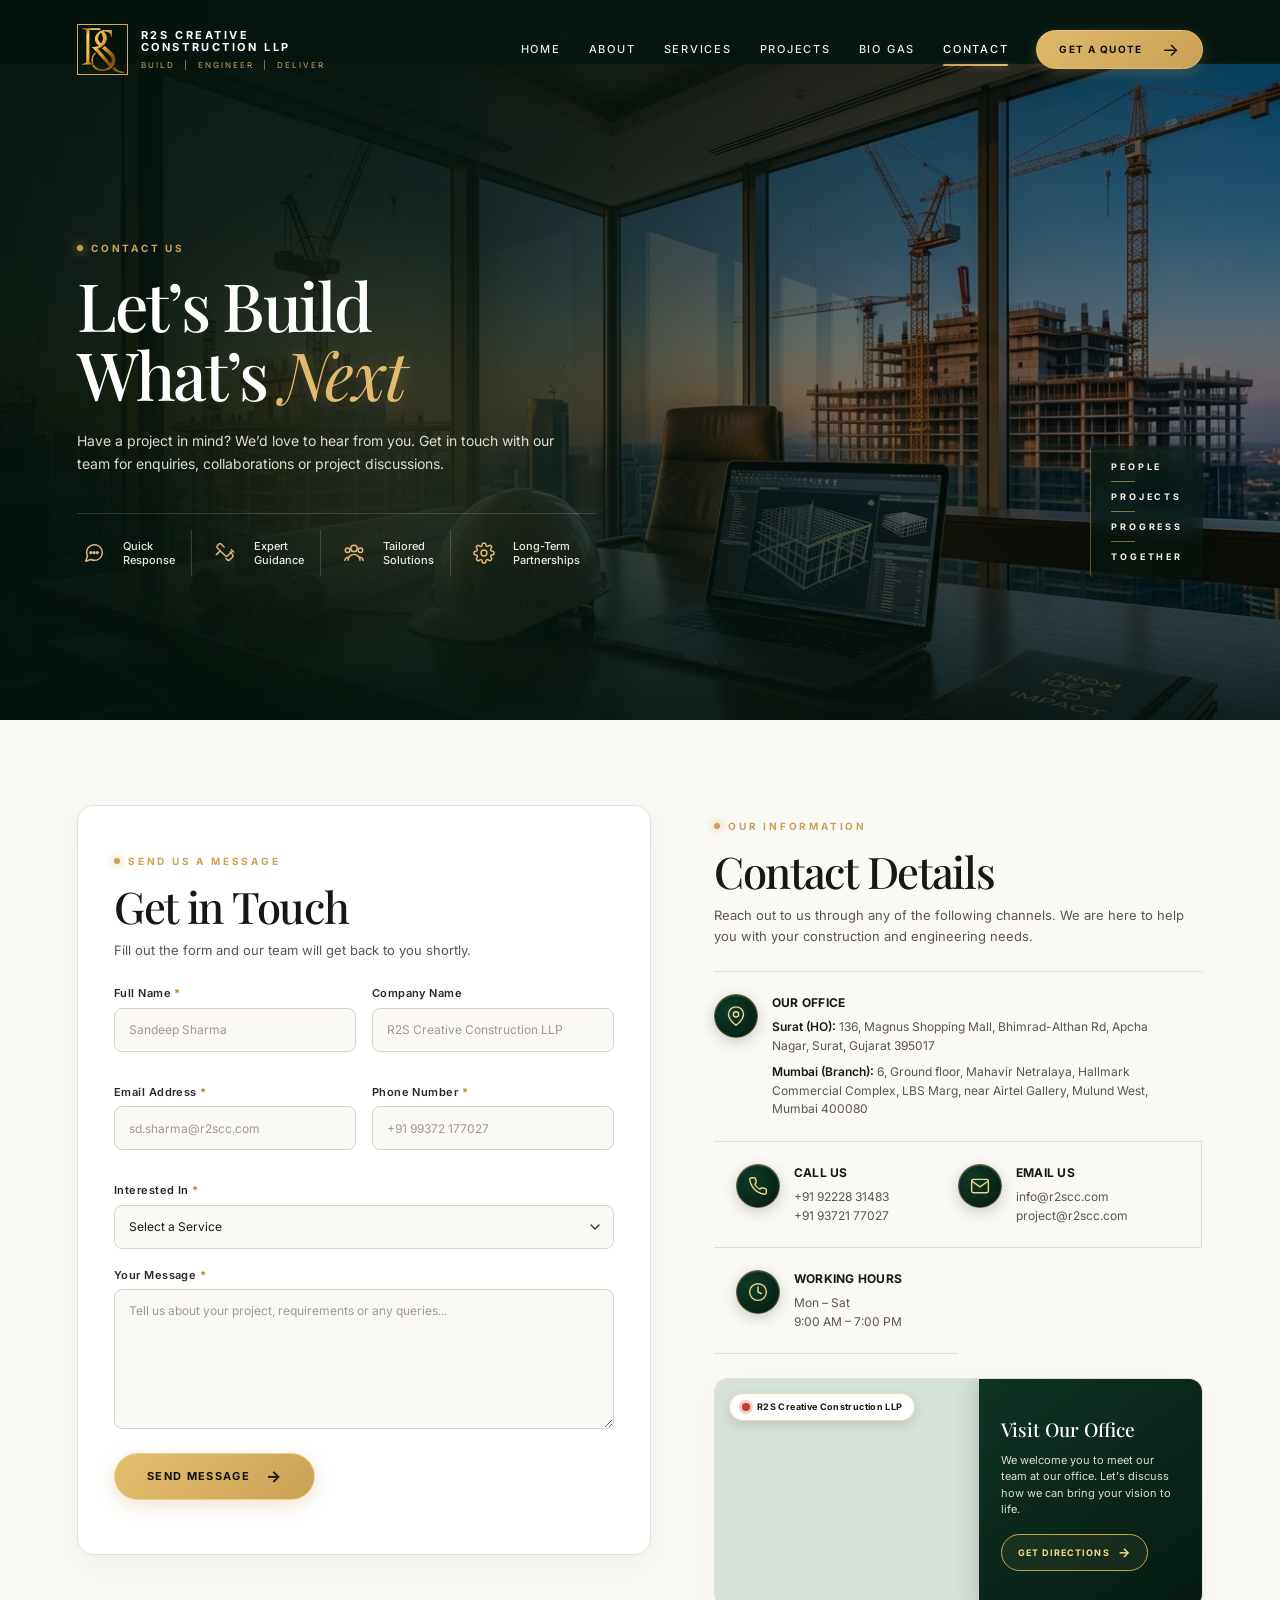
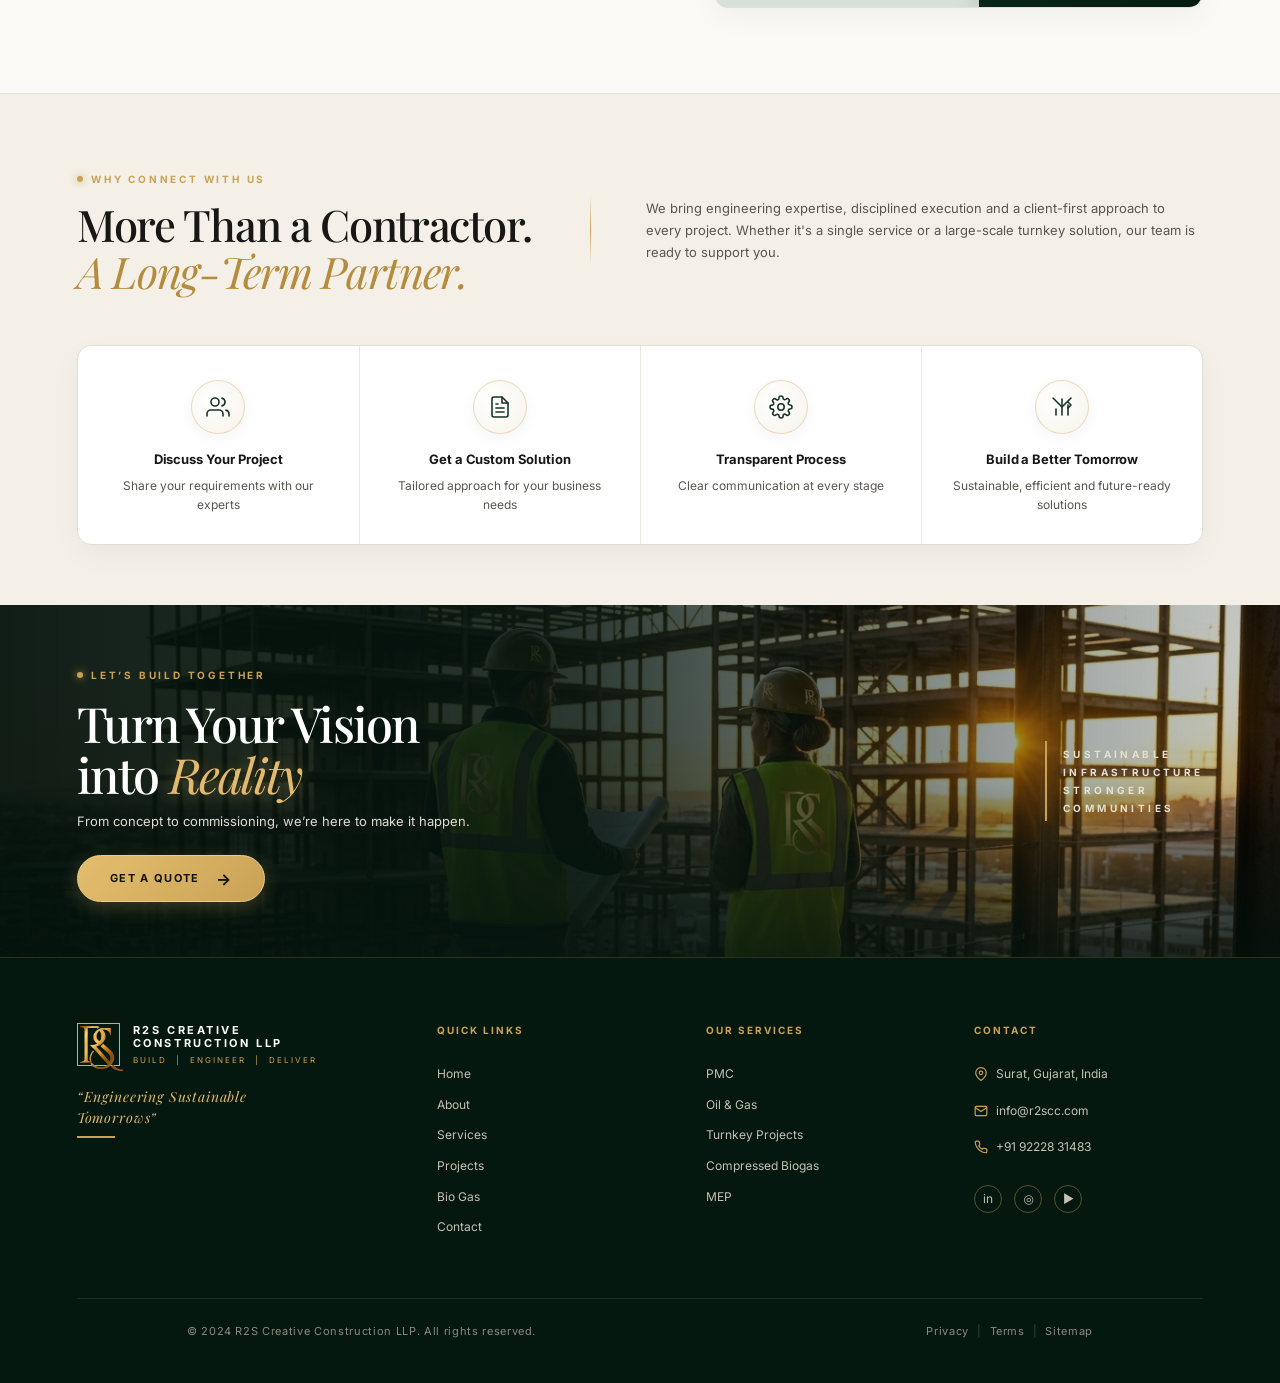
<file: contact.html>
<!doctype html>
<html lang="en">
<head>
  <meta charset="UTF-8">
  <meta name="viewport" content="width=device-width, initial-scale=1.0">
  <meta name="description" content="Contact R2S Creative Construction LLP for construction, engineering and project management enquiries. Let's build what's next together.">
  <title>Contact R2S | Creative Construction LLP</title>
  <link rel="preconnect" href="https://fonts.googleapis.com">
  <link rel="preconnect" href="https://fonts.gstatic.com" crossorigin>
  <link href="https://fonts.googleapis.com/css2?family=Inter:wght@400;500;600;700&family=DM+Sans:ital,opsz,wght@0,9..40,400;0,9..40,500;0,9..40,600;0,9..40,700;1,9..40,400;1,9..40,500&family=Playfair+Display:ital,wght@0,400;0,500;0,600;0,700;1,400;1,500;1,600;1,700&display=swap" rel="stylesheet">
  <link rel="stylesheet" href="styles.css">
  <link rel="stylesheet" href="font-overrides.css">
  <link rel="stylesheet" href="contact.css">
  <link rel="stylesheet" href="cursor.css">
  <script src="script.js" defer></script>
  <script src="cursor.js" defer></script>
  <script src="shared.js" defer></script>
  <script src="contact.js" defer></script>
</head>
<body class="contact-page">
  <!-- SITE HEADER -->
  <header class="site-header" id="top">
    <a class="brand" href="index.html" aria-label="R2S Creative Construction LLP Home">
      <span class="brand-mark"><img src="assets/logo.png" alt="R2S"></span>
      <span class="brand-copy">
        <strong>R2S Creative<br>Construction LLP</strong>
        <small>Build <b>|</b> Engineer <b>|</b> Deliver</small>
      </span>
    </a>
    <button class="menu-toggle" type="button" aria-expanded="false" aria-controls="site-menu" aria-label="Open navigation">
      <span></span><span></span><span></span>
    </button>
    <nav class="site-nav" id="site-menu" aria-label="Primary navigation">
      <a href="index.html">Home</a>
      <a href="about.html">About</a>
      <a href="services.html">Services</a>
      <a href="projects.html">Projects</a>
      <a href="biogas.html">Bio Gas</a>
      <a class="active" href="contact.html">Contact</a>
      <a class="button button-small nav-quote" href="#message">Get a Quote <span class="arrow-glyph">→</span></a>
    </nav>
  </header>

  <main id="main-content">
    <!-- 1. HERO SECTION -->
    <section class="contact-hero" aria-labelledby="contact-title">
      <div class="contact-hero-bg parallax-bg"></div>
      <div class="contact-hero-shade"></div>
      <div class="contact-hero-ambient-glow"></div>

      <div class="contact-hero-container">
        <div class="contact-hero-copy reveal-up">
          <p class="eyebrow"><span class="eyebrow-dot"></span>Contact Us</p>
          <h1 id="contact-title">Let’s Build<br>What’s <em>Next</em></h1>
          <p class="hero-desc">Have a project in mind? We’d love to hear from you. Get in touch with our team for enquiries, collaborations or project discussions.</p>
          
          <div class="contact-features reveal-up-stagger">
            <!-- Feature 1 -->
            <div class="feature-item">
              <div class="feature-icon-wrap">
                <svg class="smooth-icon" viewBox="0 0 24 24" width="22" height="22" fill="none" stroke="currentColor" stroke-width="1.6" stroke-linecap="round" stroke-linejoin="round" aria-hidden="true">
                  <path d="M21 11.5a8.38 8.38 0 0 1-.9 3.8 8.5 8.5 0 0 1-7.6 4.7 8.38 8.38 0 0 1-3.8-.9L3 21l1.9-5.7a8.38 8.38 0 0 1-.9-3.8 8.5 8.5 0 0 1 4.7-7.6 8.38 8.38 0 0 1 3.8-.9h.5a8.48 8.48 0 0 1 8 8v.5z"/>
                  <circle cx="8.5" cy="11.5" r="1" fill="currentColor"/>
                  <circle cx="12" cy="11.5" r="1" fill="currentColor"/>
                  <circle cx="15.5" cy="11.5" r="1" fill="currentColor"/>
                </svg>
              </div>
              <span>Quick<br>Response</span>
            </div>

            <!-- Feature 2 -->
            <div class="feature-item">
              <div class="feature-icon-wrap">
                <svg class="smooth-icon" viewBox="0 0 24 24" width="22" height="22" fill="none" stroke="currentColor" stroke-width="1.6" stroke-linecap="round" stroke-linejoin="round" aria-hidden="true">
                  <path d="M19 11l-4 4a2 2 0 0 1-2.8 0L3.8 6.6a2 2 0 0 1 0-2.8l1.4-1.4a2 2 0 0 1 2.8 0L11 5.4"/>
                  <path d="M13 18l1.4 1.4a2 2 0 0 0 2.8 0l3-3a2 2 0 0 0 0-2.8L17.5 11"/>
                  <path d="M2.5 14l3.5-3.5"/>
                  <path d="M19 8.5l2.5 2.5"/>
                </svg>
              </div>
              <span>Expert<br>Guidance</span>
            </div>

            <!-- Feature 3 -->
            <div class="feature-item">
              <div class="feature-icon-wrap">
                <svg class="smooth-icon" viewBox="0 0 24 24" width="22" height="22" fill="none" stroke="currentColor" stroke-width="1.6" stroke-linecap="round" stroke-linejoin="round" aria-hidden="true">
                  <circle cx="12" cy="7" r="3.5"/>
                  <path d="M5.5 20a6.5 6.5 0 0 1 13 0"/>
                  <circle cx="19" cy="9" r="2.5"/>
                  <path d="M22 20a4.5 4.5 0 0 0-4-3.5"/>
                  <circle cx="5" cy="9" r="2.5"/>
                  <path d="M2 20a4.5 4.5 0 0 1 4-3.5"/>
                </svg>
              </div>
              <span>Tailored<br>Solutions</span>
            </div>

            <!-- Feature 4 -->
            <div class="feature-item">
              <div class="feature-icon-wrap">
                <svg class="smooth-icon" viewBox="0 0 24 24" width="22" height="22" fill="none" stroke="currentColor" stroke-width="1.6" stroke-linecap="round" stroke-linejoin="round" aria-hidden="true">
                  <circle cx="12" cy="12" r="3.2"/>
                  <path d="M19.4 15a1.65 1.65 0 0 0 .33 1.82l.06.06a2 2 0 0 1-2.83 2.83l-.06-.06a1.65 1.65 0 0 0-1.82-.33 1.65 1.65 0 0 0-1 1.51V21a2 2 0 0 1-4 0v-.09A1.65 1.65 0 0 0 9 19.4a1.65 1.65 0 0 0-1.82.33l-.06.06a2 2 0 0 1-2.83-2.83l.06-.06a1.65 1.65 0 0 0 .33-1.82 1.65 1.65 0 0 0-1.51-1H3a2 2 0 0 1 0-4h.09A1.65 1.65 0 0 0 4.6 9a1.65 1.65 0 0 0-.33-1.82l-.06-.06a2 2 0 0 1 2.83-2.83l.06.06a1.65 1.65 0 0 0 1.82.33H9a1.65 1.65 0 0 0 1-1.51V3a2 2 0 0 1 4 0v.09a1.65 1.65 0 0 0 1 1.51 1.65 1.65 0 0 0 1.82-.33l.06-.06a2 2 0 0 1 2.83 2.83l-.06.06a1.65 1.65 0 0 0-.33 1.82V9a1.65 1.65 0 0 0 1.51 1H21a2 2 0 0 1 0 4h-.09a1.65 1.65 0 0 0-1.51 1z"/>
                </svg>
              </div>
              <span>Long-Term<br>Partnerships</span>
            </div>
          </div>
        </div>

        <aside class="contact-mantra reveal-fade" aria-hidden="true">
          <div class="mantra-item">PEOPLE</div>
          <div class="mantra-line"></div>
          <div class="mantra-item">PROJECTS</div>
          <div class="mantra-line"></div>
          <div class="mantra-item">PROGRESS</div>
          <div class="mantra-line"></div>
          <div class="mantra-item">TOGETHER</div>
        </aside>
      </div>
    </section>

    <!-- 2. MAIN SECTION: SEND A MESSAGE & CONTACT DETAILS -->
    <section class="contact-main-wrapper" id="message">
      <div class="contact-main">
        
        <!-- LEFT COLUMN: MESSAGE FORM -->
        <div class="form-column reveal-left">
          <div class="message-form-card">
            <header class="section-card-header">
              <p class="eyebrow"><span class="eyebrow-dot"></span>Send Us a Message</p>
              <h2>Get in Touch</h2>
              <p class="form-intro">Fill out the form and our team will get back to you shortly.</p>
            </header>

            <form class="message-form" action="#" method="post" novalidate>
              <div class="field-grid">
                <div class="input-group">
                  <label for="contact-name">Full Name <span class="required-star">*</span></label>
                  <div class="input-wrapper">
                    <input id="contact-name" required name="name" autocomplete="name" placeholder="Sandeep Sharma">
                  </div>
                </div>

                <div class="input-group">
                  <label for="contact-company">Company Name</label>
                  <div class="input-wrapper">
                    <input id="contact-company" name="company" autocomplete="organization" placeholder="R2S Creative Construction LLP">
                  </div>
                </div>

                <div class="input-group">
                  <label for="contact-email">Email Address <span class="required-star">*</span></label>
                  <div class="input-wrapper">
                    <input id="contact-email" required type="email" name="email" autocomplete="email" placeholder="sd.sharma@r2scc.com">
                  </div>
                </div>

                <div class="input-group">
                  <label for="contact-phone">Phone Number <span class="required-star">*</span></label>
                  <div class="input-wrapper">
                    <input id="contact-phone" required type="tel" name="phone" autocomplete="tel" placeholder="+91 99372 177027">
                  </div>
                </div>
              </div>

              <div class="input-group full-width">
                <label for="contact-service">Interested In <span class="required-star">*</span></label>
                <div class="select-wrapper">
                  <select id="contact-service" name="service" required>
                    <option value="" selected disabled>Select a Service</option>
                    <option value="PMC">PMC (Project Management Consultancy)</option>
                    <option value="Oil & Gas">Oil &amp; Gas</option>
                    <option value="MEP">MEP Services</option>
                    <option value="Compressed Biogas">Compressed Biogas (CBG)</option>
                    <option value="Turnkey Projects">Turnkey Projects</option>
                    <option value="Other">Other</option>
                  </select>
                  <span class="select-chevron" aria-hidden="true"></span>
                </div>
              </div>

              <div class="input-group full-width">
                <label for="contact-message">Your Message <span class="required-star">*</span></label>
                <div class="textarea-wrapper">
                  <textarea id="contact-message" required name="message" rows="5" placeholder="Tell us about your project, requirements or any queries..."></textarea>
                </div>
              </div>

              <div class="form-action-row">
                <button class="gold-pill-button" type="submit" id="submit-btn">
                  <span class="btn-text">Send Message</span>
                  <span class="btn-arrow" aria-hidden="true">→</span>
                  <span class="btn-spinner" aria-hidden="true"></span>
                </button>
              </div>

              <div class="form-status-msg" aria-live="polite" role="status"></div>
            </form>
          </div>
        </div>

        <!-- RIGHT COLUMN: CONTACT DETAILS & MAP -->
        <div class="contact-details-column reveal-right">
          <header class="section-card-header">
            <p class="eyebrow"><span class="eyebrow-dot"></span>Our Information</p>
            <h2>Contact Details</h2>
            <p class="details-intro">Reach out to us through any of the following channels. We are here to help you with your construction and engineering needs.</p>
          </header>

          <div class="details-grid">
            <!-- Office Details -->
            <article class="detail-card office-card card-tilt">
              <div class="detail-icon-circle">
                <svg class="smooth-vector-icon" viewBox="0 0 24 24" width="20" height="20" fill="none" stroke="currentColor" stroke-width="1.7" stroke-linecap="round" stroke-linejoin="round" aria-hidden="true">
                  <path d="M21 10c0 7-9 13-9 13s-9-6-9-13a9 9 0 0 1 18 0z"/>
                  <circle cx="12" cy="10" r="3.2"/>
                </svg>
              </div>
              <div class="detail-text">
                <h3>Our Office</h3>
                <div class="address-group">
                  <p class="office-branch"><strong>Surat (HO):</strong> 136, Magnus Shopping Mall, Bhimrad-Althan Rd, Apcha Nagar, Surat, Gujarat 395017</p>
                  <p class="office-branch"><strong>Mumbai (Branch):</strong> 6, Ground floor, Mahavir Netralaya, Hallmark Commercial Complex, LBS Marg, near Airtel Gallery, Mulund West, Mumbai 400080</p>
                </div>
              </div>
            </article>

            <!-- Call Us -->
            <article class="detail-card card-tilt">
              <div class="detail-icon-circle">
                <svg class="smooth-vector-icon" viewBox="0 0 24 24" width="20" height="20" fill="none" stroke="currentColor" stroke-width="1.7" stroke-linecap="round" stroke-linejoin="round" aria-hidden="true">
                  <path d="M22 16.92v3a2 2 0 0 1-2.18 2 19.79 19.79 0 0 1-8.63-3.07 19.5 19.5 0 0 1-6-6 19.79 19.79 0 0 1-3.07-8.67A2 2 0 0 1 4.11 2h3a2 2 0 0 1 2 1.72 12.84 12.84 0 0 0 .7 2.81 2 2 0 0 1-.45 2.11L8.09 9.91a16 16 0 0 0 6 6l1.27-1.27a2 2 0 0 1 2.11-.45 12.84 12.84 0 0 0 2.81.7A2 2 0 0 1 22 16.92z"/>
                </svg>
              </div>
              <div class="detail-text">
                <h3>Call Us</h3>
                <p>
                  <a href="tel:+919222831483" class="contact-link">+91 92228 31483</a>
                  <a href="tel:+919372177027" class="contact-link">+91 93721 77027</a>
                </p>
              </div>
            </article>

            <!-- Email Us -->
            <article class="detail-card card-tilt">
              <div class="detail-icon-circle">
                <svg class="smooth-vector-icon" viewBox="0 0 24 24" width="20" height="20" fill="none" stroke="currentColor" stroke-width="1.7" stroke-linecap="round" stroke-linejoin="round" aria-hidden="true">
                  <path d="M4 4h16c1.1 0 2 .9 2 2v12c0 1.1-.9 2-2 2H4c-1.1 0-2-.9-2-2V6c0-1.1.9-2 2-2z"/>
                  <polyline points="22,6 12,13 2,6"/>
                </svg>
              </div>
              <div class="detail-text">
                <h3>Email Us</h3>
                <p>
                  <a href="mailto:info@r2scc.com" class="contact-link">info@r2scc.com</a>
                  <a href="mailto:project@r2scc.com" class="contact-link">project@r2scc.com</a>
                </p>
              </div>
            </article>

            <!-- Working Hours -->
            <article class="detail-card card-tilt">
              <div class="detail-icon-circle">
                <svg class="smooth-vector-icon" viewBox="0 0 24 24" width="20" height="20" fill="none" stroke="currentColor" stroke-width="1.7" stroke-linecap="round" stroke-linejoin="round" aria-hidden="true">
                  <circle cx="12" cy="12" r="10"/>
                  <polyline points="12 6 12 12 16 14"/>
                </svg>
              </div>
              <div class="detail-text">
                <h3>Working Hours</h3>
                <p class="hours-text">Mon – Sat<br>9:00 AM – 7:00 PM</p>
              </div>
            </article>
          </div>

          <!-- MAP CARD WITH INTEGRATED OFFICE CALLOUT -->
          <div class="office-map-card">
            <div class="map-view-side">
              <iframe 
                title="R2S Creative Construction Surat Office Location" 
                src="https://www.google.com/maps?q=Magnus%20Shopping%20Mall%2C%20Bhimrad-Althan%20Rd%2C%20Surat&t=m&z=14&output=embed" 
                loading="lazy" 
                referrerpolicy="no-referrer-when-downgrade">
              </iframe>
              <div class="map-overlay-badge" aria-hidden="true">
                <span class="map-marker-pin"></span>
                <span class="map-marker-label">R2S Creative Construction LLP</span>
              </div>
            </div>
            
            <div class="map-info-pane">
              <h3>Visit Our Office</h3>
              <p>We welcome you to meet our team at our office. Let's discuss how we can bring your vision to life.</p>
              <a class="directions-pill-btn" href="https://www.google.com/maps/search/?api=1&query=136%2C+Magnus+Shopping+Mall%2C+Bhimrad-Althan+Rd%2C+Surat" target="_blank" rel="noopener">
                <span>Get Directions</span>
                <span class="arrow-glyph" aria-hidden="true">→</span>
              </a>
            </div>
          </div>

        </div>

      </div>
    </section>

    <!-- 3. WHY CONNECT WITH US SECTION -->
    <section class="connect-section" aria-labelledby="connect-heading">
      <div class="connect-header-row">
        <div class="connect-heading reveal-left">
          <p class="eyebrow"><span class="eyebrow-dot"></span>Why Connect With Us</p>
          <h2 id="connect-heading">More Than a Contractor.<br><em>A Long-Term Partner.</em></h2>
        </div>
        
        <div class="connect-divider" aria-hidden="true"></div>

        <div class="connect-intro-wrapper reveal-right">
          <p class="connect-intro">We bring engineering expertise, disciplined execution and a client-first approach to every project. Whether it's a single service or a large-scale turnkey solution, our team is ready to support you.</p>
        </div>
      </div>

      <div class="connect-values-grid reveal-up-stagger">
        <!-- Value 1 -->
        <article class="value-item card-tilt">
          <div class="value-icon-circle icon-lift">
            <svg class="smooth-vector-icon" viewBox="0 0 24 24" width="24" height="24" fill="none" stroke="currentColor" stroke-width="1.6" stroke-linecap="round" stroke-linejoin="round" aria-hidden="true">
              <path d="M17 21v-2a4 4 0 0 0-4-4H5a4 4 0 0 0-4 4v2"/>
              <circle cx="9" cy="7" r="4"/>
              <path d="M23 21v-2a4 4 0 0 0-3-3.87"/>
              <path d="M16 3.13a4 4 0 0 1 0 7.75"/>
            </svg>
          </div>
          <h3>Discuss Your Project</h3>
          <p>Share your requirements with our experts</p>
          <span class="value-accent-bar" aria-hidden="true"></span>
        </article>

        <!-- Value 2 -->
        <article class="value-item card-tilt">
          <div class="value-icon-circle icon-lift">
            <svg class="smooth-vector-icon" viewBox="0 0 24 24" width="24" height="24" fill="none" stroke="currentColor" stroke-width="1.6" stroke-linecap="round" stroke-linejoin="round" aria-hidden="true">
              <path d="M14 2H6a2 2 0 0 0-2 2v16a2 2 0 0 0 2 2h12a2 2 0 0 0 2-2V8z"/>
              <polyline points="14 2 14 8 20 8"/>
              <line x1="16" y1="13" x2="8" y2="13"/>
              <line x1="16" y1="17" x2="8" y2="17"/>
              <polyline points="10 9 9 9 8 9"/>
            </svg>
          </div>
          <h3>Get a Custom Solution</h3>
          <p>Tailored approach for your business needs</p>
          <span class="value-accent-bar" aria-hidden="true"></span>
        </article>

        <!-- Value 3 -->
        <article class="value-item card-tilt">
          <div class="value-icon-circle icon-lift">
            <svg class="smooth-vector-icon" viewBox="0 0 24 24" width="24" height="24" fill="none" stroke="currentColor" stroke-width="1.6" stroke-linecap="round" stroke-linejoin="round" aria-hidden="true">
              <circle cx="12" cy="12" r="3.2"/>
              <path d="M19.4 15a1.65 1.65 0 0 0 .33 1.82l.06.06a2 2 0 0 1-2.83 2.83l-.06-.06a1.65 1.65 0 0 0-1.82-.33 1.65 1.65 0 0 0-1 1.51V21a2 2 0 0 1-4 0v-.09A1.65 1.65 0 0 0 9 19.4a1.65 1.65 0 0 0-1.82.33l-.06.06a2 2 0 0 1-2.83-2.83l.06-.06a1.65 1.65 0 0 0 .33-1.82 1.65 1.65 0 0 0-1.51-1H3a2 2 0 0 1 0-4h.09A1.65 1.65 0 0 0 4.6 9a1.65 1.65 0 0 0-.33-1.82l-.06-.06a2 2 0 0 1 2.83-2.83l.06.06a1.65 1.65 0 0 0 1.82.33H9a1.65 1.65 0 0 0 1-1.51V3a2 2 0 0 1 4 0v.09a1.65 1.65 0 0 0 1 1.51 1.65 1.65 0 0 0 1.82-.33l.06-.06a2 2 0 0 1 2.83 2.83l-.06.06a1.65 1.65 0 0 0-.33 1.82V9a1.65 1.65 0 0 0 1.51 1H21a2 2 0 0 1 0 4h-.09a1.65 1.65 0 0 0-1.51 1z"/>
            </svg>
          </div>
          <h3>Transparent Process</h3>
          <p>Clear communication at every stage</p>
          <span class="value-accent-bar" aria-hidden="true"></span>
        </article>

        <!-- Value 4 -->
        <article class="value-item card-tilt">
          <div class="value-icon-circle icon-lift">
            <svg class="smooth-vector-icon" viewBox="0 0 24 24" width="24" height="24" fill="none" stroke="currentColor" stroke-width="1.6" stroke-linecap="round" stroke-linejoin="round" aria-hidden="true">
              <line x1="18" y1="20" x2="18" y2="10"/>
              <line x1="12" y1="20" x2="12" y2="4"/>
              <line x1="6" y1="20" x2="6" y2="14"/>
              <polyline points="18 7 21 10 18 13"/>
              <path d="M3 3l9 9 9-9"/>
            </svg>
          </div>
          <h3>Build a Better Tomorrow</h3>
          <p>Sustainable, efficient and future-ready solutions</p>
          <span class="value-accent-bar" aria-hidden="true"></span>
        </article>
      </div>
    </section>

    <!-- 4. CLOSING BANNER: LET'S BUILD TOGETHER -->
    <section class="contact-closing" aria-labelledby="closing-title">
      <div class="closing-bg-image parallax-mid"></div>
      <div class="closing-overlay"></div>
      
      <div class="closing-content">
        <div class="closing-copy reveal-left">
          <p class="eyebrow"><span class="eyebrow-dot"></span>Let’s Build Together</p>
          <h2 id="closing-title">Turn Your Vision<br>into <em>Reality</em></h2>
          <p class="closing-sub">From concept to commissioning, we’re here to make it happen.</p>
          <div class="closing-cta-wrapper">
            <a class="gold-pill-button" href="#message">
              <span class="btn-text">Get a Quote</span>
              <span class="btn-arrow" aria-hidden="true">→</span>
            </a>
          </div>
        </div>

        <div class="closing-mantra-badge reveal-right" aria-hidden="true">
          <div class="mantra-line-vertical"></div>
          <div class="mantra-words">
            <span>SUSTAINABLE</span>
            <span>INFRASTRUCTURE</span>
            <span>STRONGER</span>
            <span>COMMUNITIES</span>
          </div>
        </div>
      </div>
    </section>
  </main>

  <!-- 5. SITE FOOTER -->
  <footer class="site-footer">
    <div class="footer-brand">
      <a class="brand" href="#top" aria-label="Back to top">
        <span class="brand-mark"><img src="assets/logo.png" alt="R2S"></span>
        <span class="brand-copy">
          <strong>R2S Creative<br>Construction LLP</strong>
          <small>Build <b>|</b> Engineer <b>|</b> Deliver</small>
        </span>
      </a>
      <p class="footer-tagline">“Engineering Sustainable Tomorrows”</p>
      <div class="footer-tagline-bar" aria-hidden="true"></div>
    </div>

    <div class="footer-column">
      <h2>Quick Links</h2>
      <a href="index.html">Home</a>
      <a href="about.html">About</a>
      <a href="services.html">Services</a>
      <a href="projects.html">Projects</a>
      <a href="biogas.html">Bio Gas</a>
      <a href="contact.html">Contact</a>
    </div>

    <div class="footer-column">
      <h2>Our Services</h2>
      <span>PMC</span>
      <span>Oil &amp; Gas</span>
      <span>Turnkey Projects</span>
      <span>Compressed Biogas</span>
      <span>MEP</span>
    </div>

    <div class="footer-column">
      <h2>Contact</h2>
      <span class="footer-contact-item">
        <svg class="footer-mini-icon" viewBox="0 0 24 24" width="14" height="14" fill="none" stroke="currentColor" stroke-width="2"><path d="M21 10c0 7-9 13-9 13s-9-6-9-13a9 9 0 0 1 18 0z"></path><circle cx="12" cy="10" r="3"></circle></svg>
        Surat, Gujarat, India
      </span>
      <a class="footer-contact-item" href="mailto:info@r2scc.com">
        <svg class="footer-mini-icon" viewBox="0 0 24 24" width="14" height="14" fill="none" stroke="currentColor" stroke-width="2"><path d="M4 4h16c1.1 0 2 .9 2 2v12c0 1.1-.9 2-2 2H4c-1.1 0-2-.9-2-2V6c0-1.1.9-2 2-2z"></path><polyline points="22,6 12,13 2,6"></polyline></svg>
        info@r2scc.com
      </a>
      <a class="footer-contact-item" href="tel:+919222831483">
        <svg class="footer-mini-icon" viewBox="0 0 24 24" width="14" height="14" fill="none" stroke="currentColor" stroke-width="2"><path d="M22 16.92v3a2 2 0 0 1-2.18 2 19.79 19.79 0 0 1-8.63-3.07 19.5 19.5 0 0 1-6-6 19.79 19.79 0 0 1-3.07-8.67A2 2 0 0 1 4.11 2h3a2 2 0 0 1 2 1.72 12.84 12.84 0 0 0 .7 2.81 2 2 0 0 1-.45 2.11L8.09 9.91a16 16 0 0 0 6 6l1.27-1.27a2 2 0 0 1 2.11-.45 12.84 12.84 0 0 0 2.81.7A2 2 0 0 1 22 16.92z"></path></svg>
        +91 92228 31483
      </a>
      <div class="social-links-row" aria-label="Social media profiles">
        <a href="#" aria-label="LinkedIn" class="social-badge">in</a>
        <a href="#" aria-label="Instagram" class="social-badge">◎</a>
        <a href="#" aria-label="YouTube" class="social-badge">▶</a>
      </div>
    </div>

    <div class="footer-bottom">
      <span>© 2024 R2S Creative Construction LLP. All rights reserved.</span>
      <span class="footer-legal-links">
        <a href="#">Privacy</a>
        <span class="legal-sep">|</span>
        <a href="#">Terms</a>
        <span class="legal-sep">|</span>
        <a href="#">Sitemap</a>
      </span>
    </div>
  </footer>
</body>
</html>
</file>
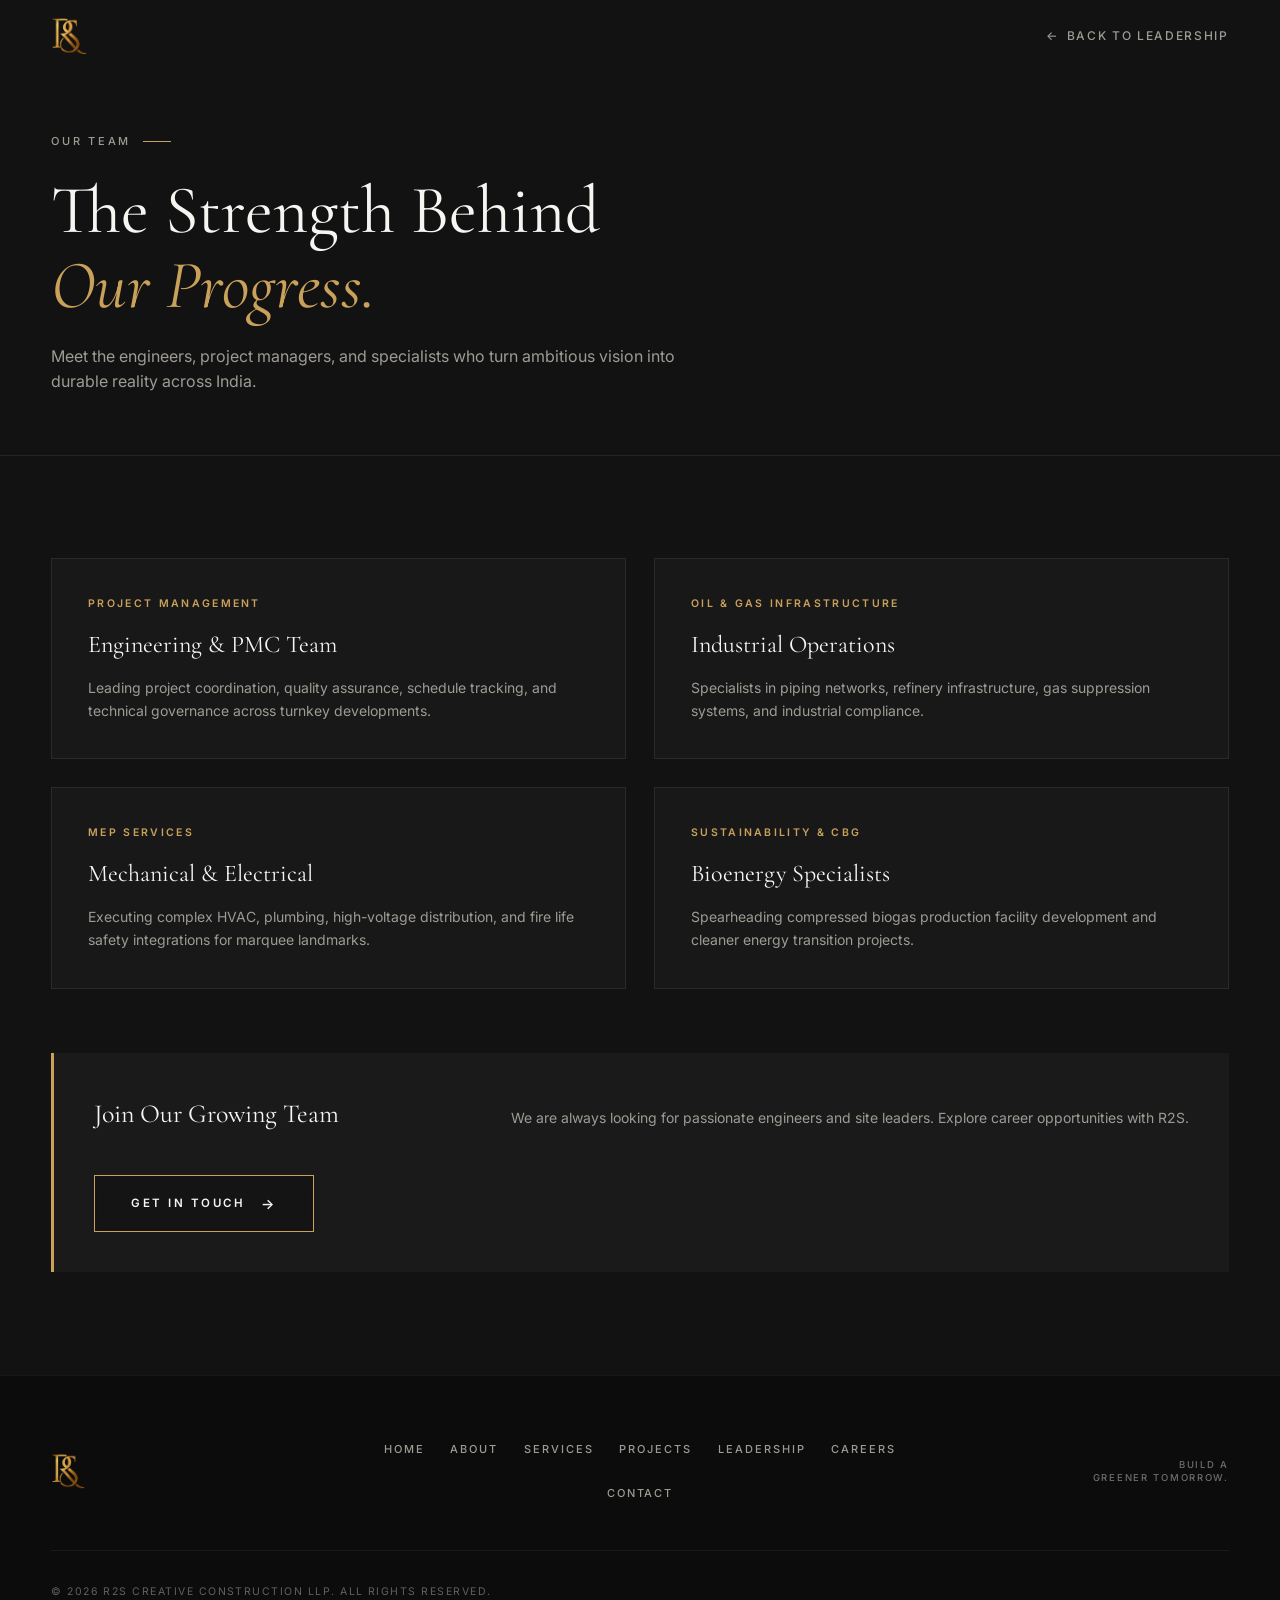
<file: employees.html>
<!doctype html>
<html lang="en">
<head>
  <meta charset="UTF-8" />
  <meta name="viewport" content="width=device-width, initial-scale=1.0" />
  <meta name="description" content="Our People — The team turning infrastructure into a cleaner and brighter tomorrow. R2S Creative Construction LLP." />
  <title>Our People — R2S Creative Construction LLP</title>

  <!-- Typography -->
  <link rel="preconnect" href="https://fonts.googleapis.com" />
  <link rel="preconnect" href="https://fonts.gstatic.com" crossorigin />
  <link href="https://fonts.googleapis.com/css2?family=Cormorant+Garamond:ital,wght@0,300;0,400;0,500;1,400;1,500&family=Inter:wght@300;400;500;600;700&display=swap" rel="stylesheet" />

  <link rel="icon" href="assets/logo_r2s.png" type="image/png" />
  <meta name="theme-color" content="#121212" />
  <link rel="stylesheet" href="leadership.css" />
  <link rel="stylesheet" href="employees.css" />
</head>
<body class="ls-page">

  <!-- Header -->
  <header class="ls-header">
    <div class="ls-header-inner">
      <a class="ls-header-brand" href="index.html" aria-label="R2S Creative Construction LLP — Home">
        <img src="assets/logo.png" alt="R2S Creative Construction LLP" class="ls-brand-logo" />
      </a>
      <a class="ls-header-back" href="leadership.html">
        <span class="ls-back-arrow" aria-hidden="true">&larr;</span> Back to Leadership
      </a>
    </div>
  </header>

  <main id="main-content">
    
    <!-- Hero Banner -->
    <section class="emp-hero">
      <div class="ls-container">
        <div class="ls-hero-eyebrow-row">
          <span class="ls-eyebrow">OUR TEAM</span>
          <span class="ls-eyebrow-rule" aria-hidden="true"></span>
        </div>
        <h1 class="emp-hero-title">
          The Strength Behind<br /><em>Our Progress.</em>
        </h1>
        <p class="emp-hero-sub">
          Meet the engineers, project managers, and specialists who turn ambitious vision into durable reality across India.
        </p>
      </div>
    </section>

    <!-- Team Grid -->
    <section class="ls-section ls-section-dark emp-grid-section">
      <div class="ls-container">
        
        <div class="emp-grid">

          <div class="emp-card">
            <div class="emp-card-role">PROJECT MANAGEMENT</div>
            <h2 class="emp-card-name">Engineering &amp; PMC Team</h2>
            <p class="emp-card-desc">Leading project coordination, quality assurance, schedule tracking, and technical governance across turnkey developments.</p>
          </div>

          <div class="emp-card">
            <div class="emp-card-role">OIL &amp; GAS INFRASTRUCTURE</div>
            <h2 class="emp-card-name">Industrial Operations</h2>
            <p class="emp-card-desc">Specialists in piping networks, refinery infrastructure, gas suppression systems, and industrial compliance.</p>
          </div>

          <div class="emp-card">
            <div class="emp-card-role">MEP SERVICES</div>
            <h2 class="emp-card-name">Mechanical &amp; Electrical</h2>
            <p class="emp-card-desc">Executing complex HVAC, plumbing, high-voltage distribution, and fire life safety integrations for marquee landmarks.</p>
          </div>

          <div class="emp-card">
            <div class="emp-card-role">SUSTAINABILITY &amp; CBG</div>
            <h2 class="emp-card-name">Bioenergy Specialists</h2>
            <p class="emp-card-desc">Spearheading compressed biogas production facility development and cleaner energy transition projects.</p>
          </div>

        </div>

        <div class="emp-careers-box">
          <h3>Join Our Growing Team</h3>
          <p>We are always looking for passionate engineers and site leaders. Explore career opportunities with R2S.</p>
          <a href="contact.html" class="ls-btn-magnetic">
            <span>GET IN TOUCH</span>
            <span class="ls-btn-arr" aria-hidden="true">&rarr;</span>
          </a>
        </div>

      </div>
    </section>

  </main>

  <!-- Footer -->
  <footer class="ls-footer">
    <div class="ls-container">
      <div class="ls-footer-main">
        <div class="ls-footer-brand">
          <a href="index.html">
            <img src="assets/logo.png" alt="R2S Creative Construction LLP" class="ls-footer-logo" />
          </a>
        </div>
        <nav class="ls-footer-nav" aria-label="Footer navigation">
          <a href="index.html">HOME</a>
          <a href="about.html">ABOUT</a>
          <a href="services.html">SERVICES</a>
          <a href="projects.html">PROJECTS</a>
          <a href="leadership.html">LEADERSHIP</a>
          <a href="contact.html">CAREERS</a>
          <a href="contact.html">CONTACT</a>
        </nav>
        <div class="ls-footer-right">
          <div class="ls-footer-tagline">
            BUILD A<br />GREENER TOMORROW.
          </div>
        </div>
      </div>
      <div class="ls-footer-bottom">
        <div class="ls-footer-copy">
          &copy; 2026 R2S CREATIVE CONSTRUCTION LLP. ALL RIGHTS RESERVED.
        </div>
      </div>
    </div>
  </footer>

</body>
</html>
</file>
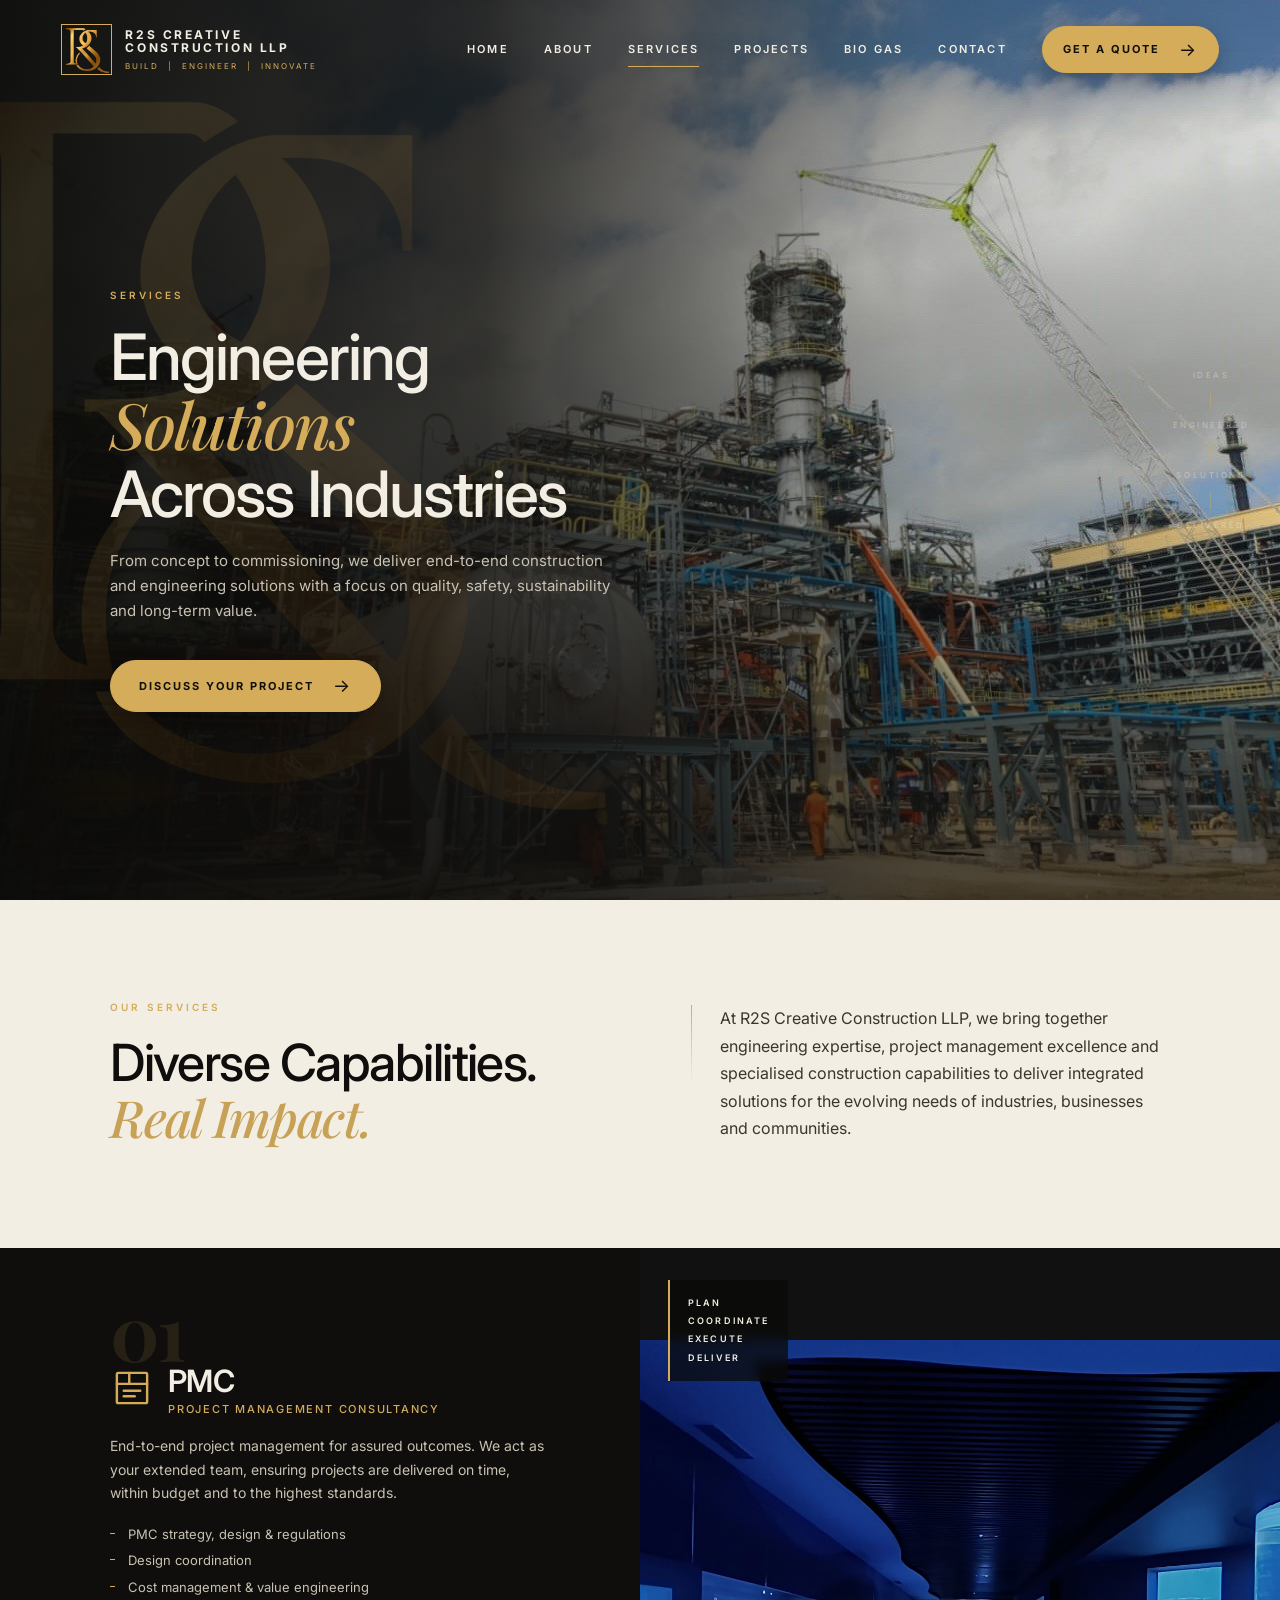
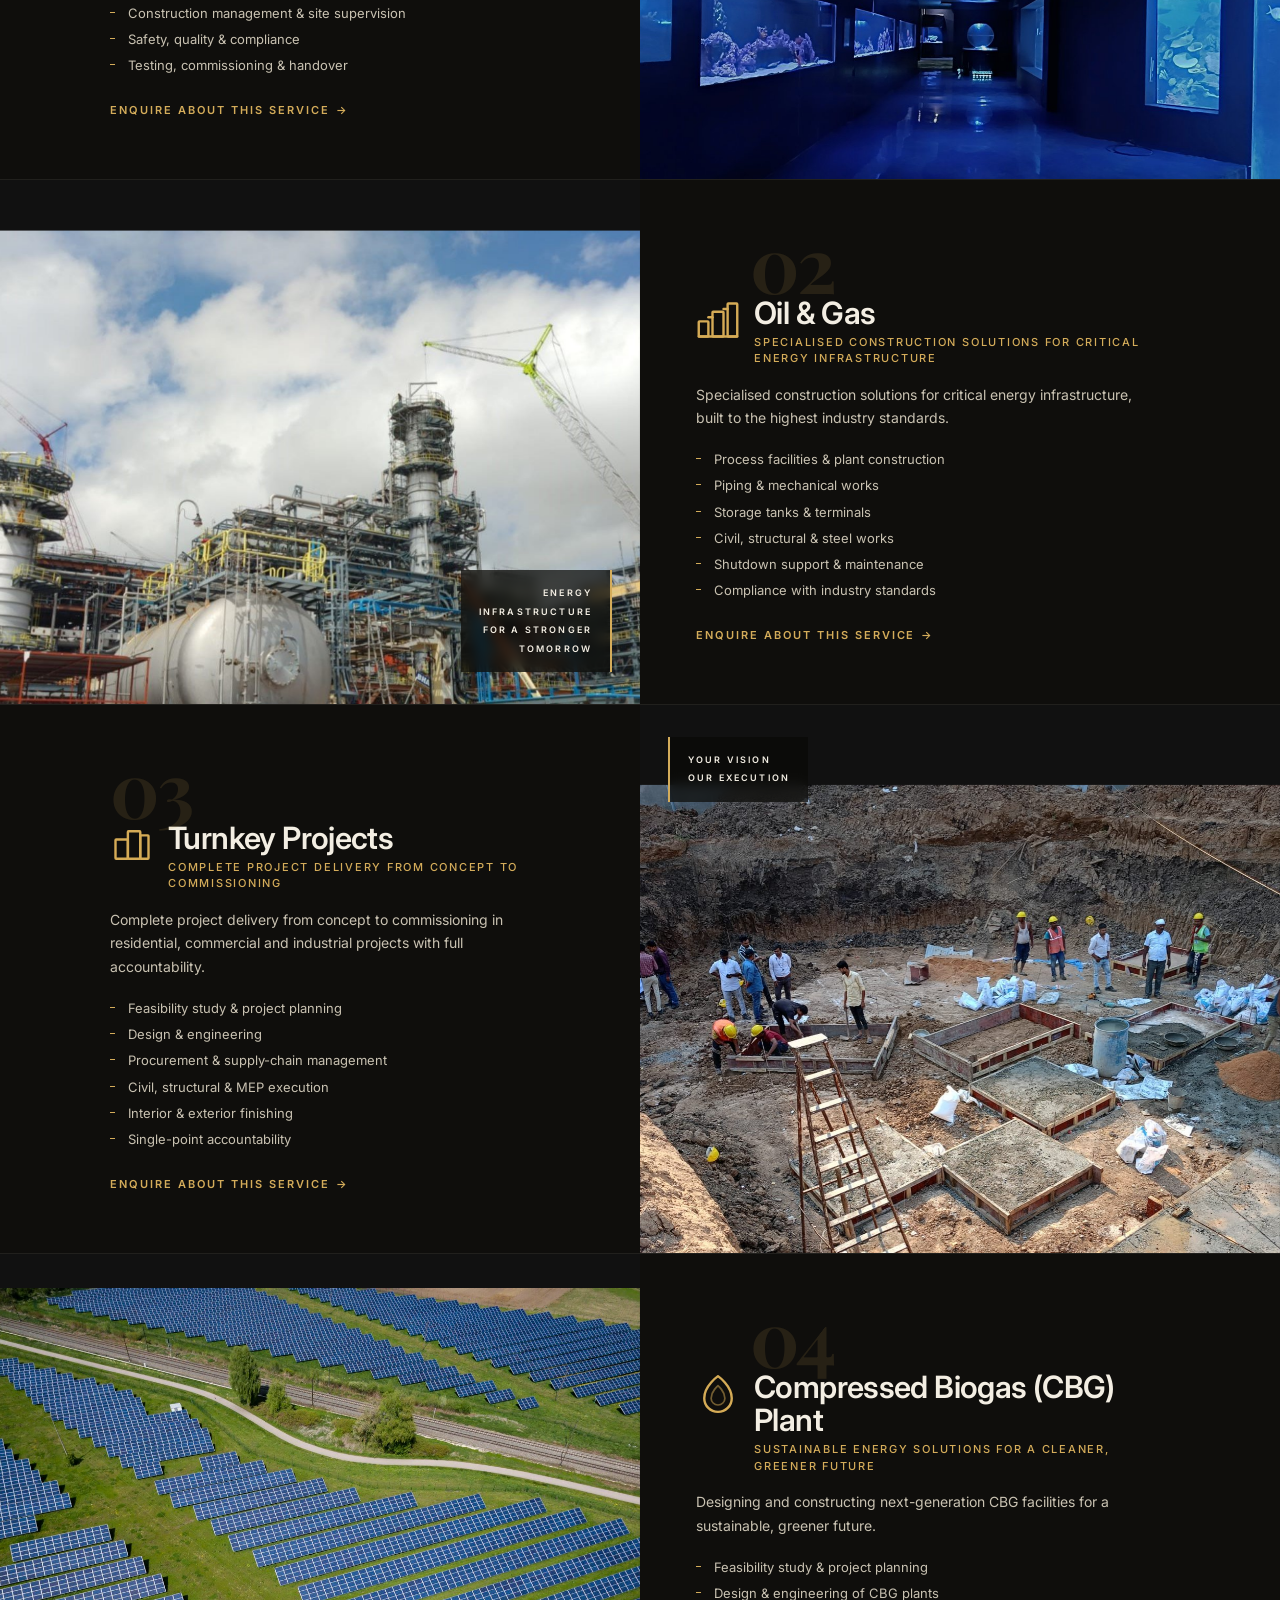
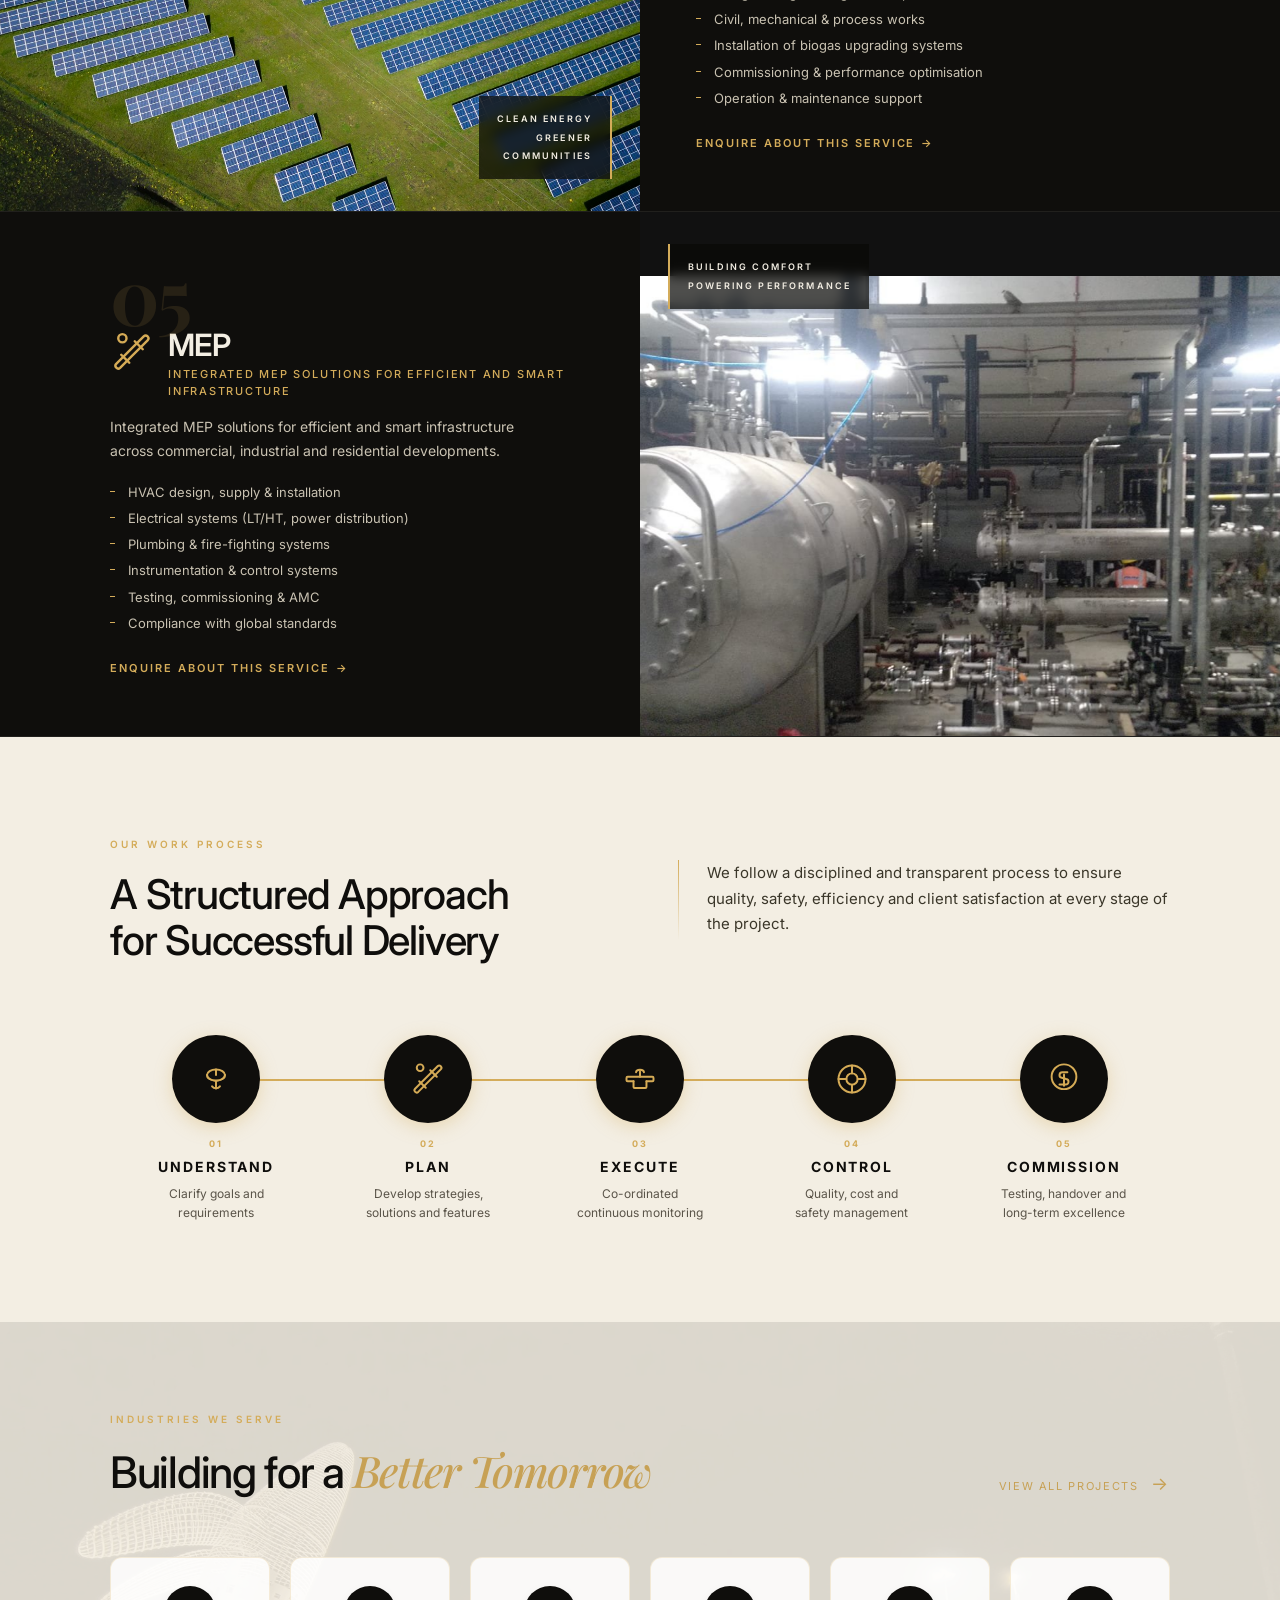
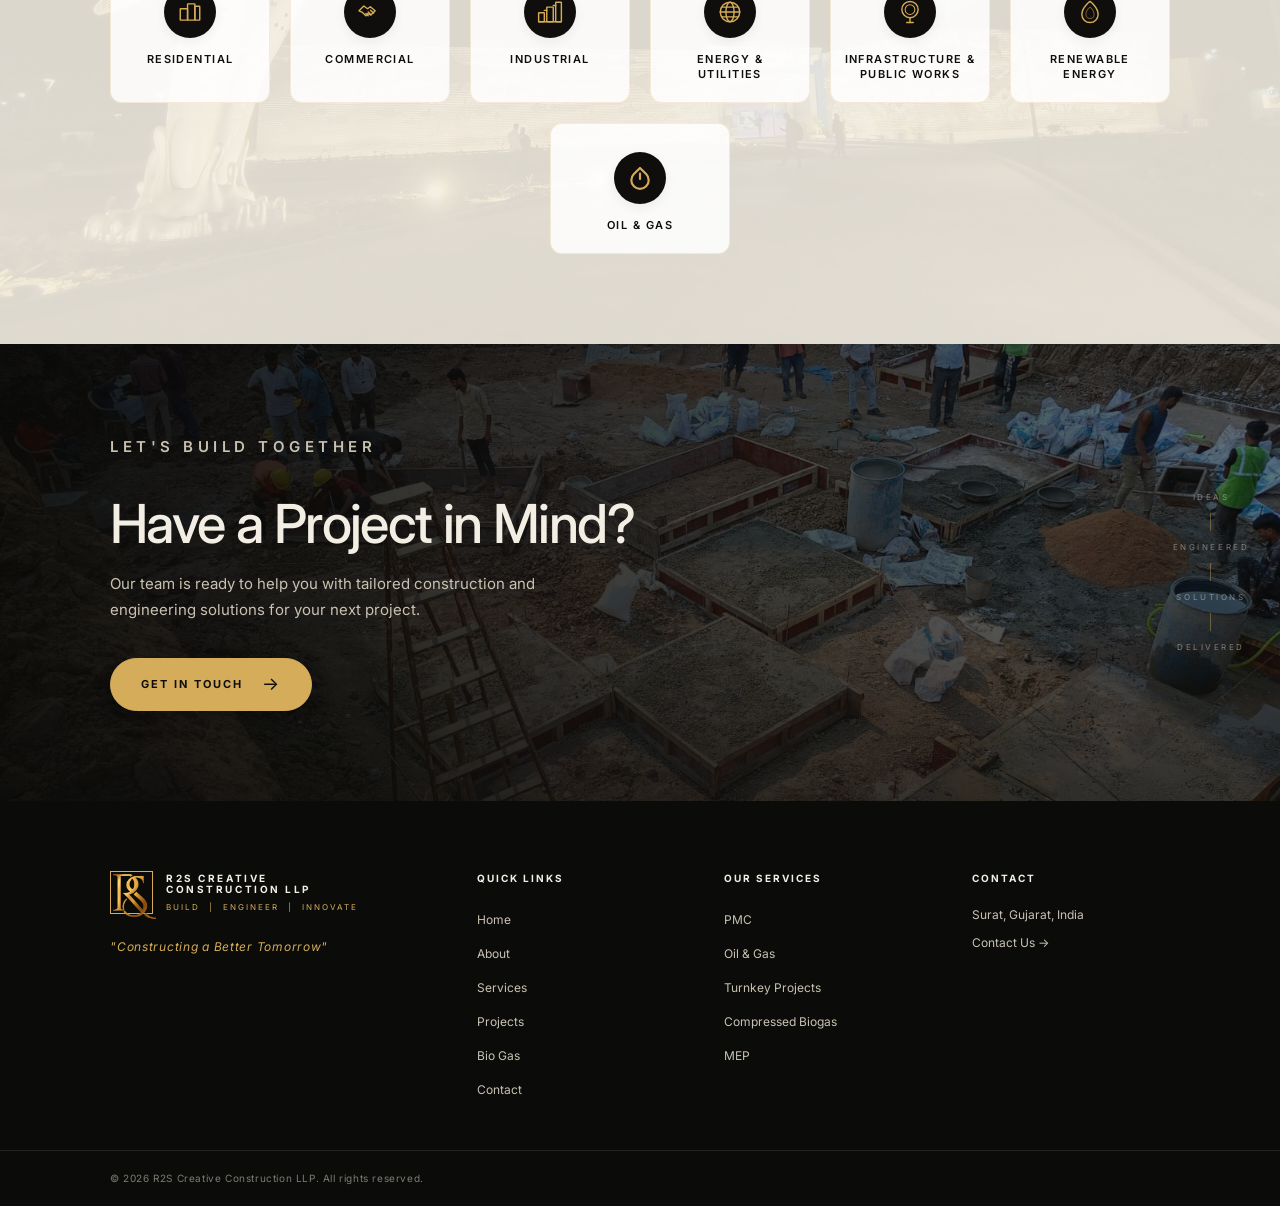
<file: services.html>
<!doctype html>
<html lang="en">
<head>
  <script>document.documentElement.classList.add('js')</script>
  <meta charset="UTF-8" />
  <meta name="viewport" content="width=device-width, initial-scale=1.0" />
  <meta name="description" content="R2S Creative Construction LLP — engineering solutions across PMC, Oil and Gas, Turnkey Projects, Compressed Biogas CBG Plants, and MEP services." />
  <title>Services | R2S Creative Construction LLP</title>
  <link rel="preconnect" href="https://fonts.googleapis.com" />
  <link rel="preconnect" href="https://fonts.gstatic.com" crossorigin />
  <link href="https://fonts.googleapis.com/css2?family=Inter:wght@400;500;600;700&family=Playfair+Display:ital,wght@0,600;0,700;1,600;1,700&display=swap" rel="stylesheet" />
  <link rel="icon" href="assets/logo_r2s.png" type="image/png" />
  <meta name="theme-color" content="#0f0e0c" />
  <meta property="og:type" content="website" />
  <meta property="og:title" content="Services | R2S Creative Construction LLP" />
  <meta property="og:description" content="Engineering solutions across PMC, Oil and Gas, Turnkey Projects, Compressed Biogas and MEP services." />
  <link rel="stylesheet" href="styles.css" />
  <link rel="stylesheet" href="cursor.css" />
  <link rel="stylesheet" href="services.css" />
  <script src="site.js" defer></script>
  <script src="cursor.js" defer></script>
</head>
<body>
  <a class="skip-link" href="#main">Skip to main content</a>
  <header class="site-header" id="top">
    <a class="brand" href="index.html" aria-label="R2S Creative Construction LLP home">
      <span class="brand-mark"><img fetchpriority="high" src="assets/logo.png" alt="" aria-hidden="true" /></span>
      <span class="brand-copy">
        <strong>R2S Creative<br />Construction LLP</strong>
        <small>Build <b>|</b> Engineer <b>|</b> Innovate</small>
      </span>
    </a>
    <button class="menu-toggle" type="button" aria-expanded="false" aria-controls="site-menu" aria-label="Open navigation">
      <span></span><span></span><span></span>
    </button>
    <nav class="site-nav" id="site-menu" aria-label="Primary navigation">
      <a href="index.html">Home</a>
      <a href="about.html">About</a>
      <a class="active" href="services.html">Services</a>
      <a href="projects.html">Projects</a>
      <a href="biogas.html">Bio Gas</a>
      <a href="contact.html">Contact</a>
      <a class="button button-small nav-quote" href="contact.html">Get a Quote <span aria-hidden="true">&#x2192;</span></a>
    </nav>
  </header>

  <main id="main">

    <!-- 1. HERO -->
    <section class="svc-hero" aria-labelledby="svc-hero-title">
      <div class="svc-hero-overlay"></div>
      <img loading="lazy" decoding="async" class="hero-watermark" src="assets/logo.png" alt="" aria-hidden="true" />
      <div class="svc-hero-content">
        <p class="eyebrow">Services</p>
        <h1 id="svc-hero-title">Engineering<br /><em>Solutions</em><br />Across Industries</h1>
        <p class="svc-hero-sub">From concept to commissioning, we deliver end-to-end construction and engineering solutions with a focus on quality, safety, sustainability and long-term value.</p>
        <a class="button svc-hero-btn" href="contact.html">Discuss Your Project <span aria-hidden="true">&#x2192;</span></a>
      </div>
      <aside class="svc-side-label svc-side-label--right" aria-hidden="true">
        <span>Ideas</span><i></i><span>Engineered</span><i></i><span>Solutions</span><i></i><span>Delivered</span>
      </aside>
    </section>

    <!-- 2. INTRO -->
    <section class="svc-intro section-shell" aria-labelledby="intro-title">
      <div class="svc-intro-grid">
        <div class="svc-intro-left reveal-up">
          <p class="eyebrow eyebrow--dark">Our Services</p>
          <h2 id="intro-title">Diverse Capabilities.<br /><em>Real Impact.</em></h2>
        </div>
        <div class="svc-intro-right reveal-up" style="--reveal-delay:120ms">
          <div class="svc-divider" aria-hidden="true"></div>
          <p>At R2S Creative Construction LLP, we bring together engineering expertise, project management excellence and specialised construction capabilities to deliver integrated solutions for the evolving needs of industries, businesses and communities.</p>
        </div>
      </div>
    </section>

    <!-- 3. SERVICE ROWS -->
    <section class="svc-rows" aria-labelledby="services-heading">
      <h2 id="services-heading" class="sr-only">Our Services</h2>

      <!-- 01 PMC -->
      <article class="svc-row svc-row--odd" id="svc-pmc" aria-labelledby="svc-pmc-title">
        <div class="svc-row-text reveal-left">
          <span class="svc-index" aria-hidden="true">01</span>
          <header class="svc-row-header">
            <img loading="lazy" decoding="async" src="assets/icons/icon-clipboard.svg" alt="" class="svc-icon" aria-hidden="true" />
            <div>
              <h3 id="svc-pmc-title">PMC</h3>
              <p class="svc-subhead">Project Management Consultancy</p>
            </div>
          </header>
          <p class="svc-desc">End-to-end project management for assured outcomes. We act as your extended team, ensuring projects are delivered on time, within budget and to the highest standards.</p>
          <ul class="svc-bullets">
            <li>PMC strategy, design &amp; regulations</li>
            <li>Design coordination</li>
            <li>Cost management &amp; value engineering</li>
            <li>Construction management &amp; site supervision</li>
            <li>Safety, quality &amp; compliance</li>
            <li>Testing, commissioning &amp; handover</li>
          </ul>
          <a class="svc-learn-more" href="contact.html">Enquire About This Service <span aria-hidden="true">&#x2192;</span></a>
        </div>
        <div class="svc-row-image reveal-right">
          <img src="r2s-projects-photos/assets/projects/project-11-vantara-aquarium-pmc/gallery-01.jpg" alt="Aquarium facility — R2S project management consultancy" loading="lazy" data-parallax="0.08" />
          <div class="svc-image-caption">
            <span>Plan</span><span>Coordinate</span><span>Execute</span><span>Deliver</span>
          </div>
        </div>
      </article>

      <!-- 02 Oil and Gas -->
      <article class="svc-row svc-row--even" id="svc-oilgas" aria-labelledby="svc-oilgas-title">
        <div class="svc-row-image reveal-left">
          <img src="r2s-projects-photos/assets/projects/project-03-hpcl-refinery-pachpadra/cover.jpg" alt="HPCL Refinery Pachpadra — oil and gas construction" loading="lazy" data-parallax="0.08" />
          <div class="svc-image-caption svc-image-caption--br">
            <span>Energy</span><span>Infrastructure</span><span>for a Stronger</span><span>Tomorrow</span>
          </div>
        </div>
        <div class="svc-row-text reveal-right">
          <span class="svc-index" aria-hidden="true">02</span>
          <header class="svc-row-header">
            <img loading="lazy" decoding="async" src="assets/icons/icon-factory.svg" alt="" class="svc-icon" aria-hidden="true" />
            <div>
              <h3 id="svc-oilgas-title">Oil &amp; Gas</h3>
              <p class="svc-subhead">Specialised construction solutions for critical energy infrastructure</p>
            </div>
          </header>
          <p class="svc-desc">Specialised construction solutions for critical energy infrastructure, built to the highest industry standards.</p>
          <ul class="svc-bullets">
            <li>Process facilities &amp; plant construction</li>
            <li>Piping &amp; mechanical works</li>
            <li>Storage tanks &amp; terminals</li>
            <li>Civil, structural &amp; steel works</li>
            <li>Shutdown support &amp; maintenance</li>
            <li>Compliance with industry standards</li>
          </ul>
          <a class="svc-learn-more" href="contact.html">Enquire About This Service <span aria-hidden="true">&#x2192;</span></a>
        </div>
      </article>

      <!-- 03 Turnkey -->
      <article class="svc-row svc-row--odd" id="svc-turnkey" aria-labelledby="svc-turnkey-title">
        <div class="svc-row-text reveal-left">
          <span class="svc-index" aria-hidden="true">03</span>
          <header class="svc-row-header">
            <img loading="lazy" decoding="async" src="assets/icons/icon-buildings.svg" alt="" class="svc-icon" aria-hidden="true" />
            <div>
              <h3 id="svc-turnkey-title">Turnkey Projects</h3>
              <p class="svc-subhead">Complete project delivery from concept to commissioning</p>
            </div>
          </header>
          <p class="svc-desc">Complete project delivery from concept to commissioning in residential, commercial and industrial projects with full accountability.</p>
          <ul class="svc-bullets">
            <li>Feasibility study &amp; project planning</li>
            <li>Design &amp; engineering</li>
            <li>Procurement &amp; supply-chain management</li>
            <li>Civil, structural &amp; MEP execution</li>
            <li>Interior &amp; exterior finishing</li>
            <li>Single-point accountability</li>
          </ul>
          <a class="svc-learn-more" href="contact.html">Enquire About This Service <span aria-hidden="true">&#x2192;</span></a>
        </div>
        <div class="svc-row-image reveal-right">
          <img src="r2s-projects-photos/assets/projects/project-04-turnkey-construction-surat/cover.jpg" alt="Turnkey construction project Surat" loading="lazy" data-parallax="0.08" />
          <div class="svc-image-caption">
            <span>Your Vision</span><span>Our Execution</span>
          </div>
        </div>
      </article>

      <!-- 04 CBG -->
      <article class="svc-row svc-row--even" id="svc-cbg" aria-labelledby="svc-cbg-title">
        <div class="svc-row-image reveal-left">
          <img src="assets/biogas-capabilities.jpg" alt="Compressed Biogas (CBG) Plant facility" loading="lazy" data-parallax="0.08" />
          <div class="svc-image-caption svc-image-caption--br">
            <span>Clean Energy</span><span>Greener</span><span>Communities</span>
          </div>
        </div>
        <div class="svc-row-text reveal-right">
          <span class="svc-index" aria-hidden="true">04</span>
          <header class="svc-row-header">
            <img loading="lazy" decoding="async" src="assets/icons/icon-leaf.svg" alt="" class="svc-icon" aria-hidden="true" />
            <div>
              <h3 id="svc-cbg-title">Compressed Biogas (CBG) Plant</h3>
              <p class="svc-subhead">Sustainable energy solutions for a cleaner, greener future</p>
            </div>
          </header>
          <p class="svc-desc">Designing and constructing next-generation CBG facilities for a sustainable, greener future.</p>
          <ul class="svc-bullets">
            <li>Feasibility study &amp; project planning</li>
            <li>Design &amp; engineering of CBG plants</li>
            <li>Civil, mechanical &amp; process works</li>
            <li>Installation of biogas upgrading systems</li>
            <li>Commissioning &amp; performance optimisation</li>
            <li>Operation &amp; maintenance support</li>
          </ul>
          <a class="svc-learn-more" href="contact.html">Enquire About This Service <span aria-hidden="true">&#x2192;</span></a>
        </div>
      </article>

      <!-- 05 MEP -->
      <article class="svc-row svc-row--odd" id="svc-mep" aria-labelledby="svc-mep-title">
        <div class="svc-row-text reveal-left">
          <span class="svc-index" aria-hidden="true">05</span>
          <header class="svc-row-header">
            <img loading="lazy" decoding="async" src="assets/icons/icon-wrench.svg" alt="" class="svc-icon" aria-hidden="true" />
            <div>
              <h3 id="svc-mep-title">MEP</h3>
              <p class="svc-subhead">Integrated MEP solutions for efficient and smart infrastructure</p>
            </div>
          </header>
          <p class="svc-desc">Integrated MEP solutions for efficient and smart infrastructure across commercial, industrial and residential developments.</p>
          <ul class="svc-bullets">
            <li>HVAC design, supply &amp; installation</li>
            <li>Electrical systems (LT/HT, power distribution)</li>
            <li>Plumbing &amp; fire-fighting systems</li>
            <li>Instrumentation &amp; control systems</li>
            <li>Testing, commissioning &amp; AMC</li>
            <li>Compliance with global standards</li>
          </ul>
          <a class="svc-learn-more" href="contact.html">Enquire About This Service <span aria-hidden="true">&#x2192;</span></a>
        </div>
        <div class="svc-row-image reveal-right">
          <img src="r2s-projects-photos/assets/projects/project-08-hvac-bkc-mumbai-mep/cover.jpg" alt="HVAC Ductwork &amp; Mechanical MEP Execution — BKC Mumbai, India" loading="lazy" data-parallax="0.08" />
          <div class="svc-image-caption">
            <span>Building Comfort</span><span>Powering Performance</span>
          </div>
        </div>
      </article>
    </section>

    <!-- 4. WORK PROCESS -->
    <section class="svc-process section-shell" aria-labelledby="process-title">
      <div class="svc-process-header">
        <div class="svc-process-heading reveal-up">
          <p class="eyebrow eyebrow--dark">Our Work Process</p>
          <h2 id="process-title">A Structured Approach<br />for Successful Delivery</h2>
        </div>
        <div class="svc-process-intro-text reveal-up" style="--reveal-delay:120ms">
          <div class="svc-divider" aria-hidden="true"></div>
          <p>We follow a disciplined and transparent process to ensure quality, safety, efficiency and client satisfaction at every stage of the project.</p>
        </div>
      </div>

      <div class="svc-process-track" role="list">
        <svg class="process-connector" aria-hidden="true" preserveAspectRatio="none" viewBox="0 0 1000 40">
          <line class="process-connector-line" x1="100" y1="20" x2="900" y2="20" stroke-dasharray="800" stroke-dashoffset="800" />
        </svg>

        <div class="process-step reveal-process" style="--step-delay:0ms" role="listitem">
          <div class="process-badge">
            <img loading="lazy" decoding="async" src="assets/icons/icon-eye.svg" alt="" />
          </div>
          <span class="process-num" aria-hidden="true">01</span>
          <h4>Understand</h4>
          <p>Clarify goals and requirements</p>
        </div>
        <div class="process-step reveal-process" style="--step-delay:140ms" role="listitem">
          <div class="process-badge">
            <img loading="lazy" decoding="async" src="assets/icons/icon-wrench.svg" alt="" />
          </div>
          <span class="process-num" aria-hidden="true">02</span>
          <h4>Plan</h4>
          <p>Develop strategies, solutions and features</p>
        </div>
        <div class="process-step reveal-process" style="--step-delay:280ms" role="listitem">
          <div class="process-badge">
            <img loading="lazy" decoding="async" src="assets/icons/icon-hardhat.svg" alt="" />
          </div>
          <span class="process-num" aria-hidden="true">03</span>
          <h4>Execute</h4>
          <p>Co-ordinated continuous monitoring</p>
        </div>
        <div class="process-step reveal-process" style="--step-delay:420ms" role="listitem">
          <div class="process-badge">
            <img loading="lazy" decoding="async" src="assets/icons/icon-target.svg" alt="" />
          </div>
          <span class="process-num" aria-hidden="true">04</span>
          <h4>Control</h4>
          <p>Quality, cost and safety management</p>
        </div>
        <div class="process-step reveal-process" style="--step-delay:560ms" role="listitem">
          <div class="process-badge">
            <img loading="lazy" decoding="async" src="assets/icons/icon-key.svg" alt="" />
          </div>
          <span class="process-num" aria-hidden="true">05</span>
          <h4>Commission</h4>
          <p>Testing, handover and long-term excellence</p>
        </div>
      </div>
    </section>

    <!-- 5. INDUSTRIES WE SERVE -->
    <section class="svc-industries" aria-labelledby="industries-title">
      <div class="svc-industries-inner section-shell">
        <div class="svc-industries-header">
          <div class="reveal-up">
            <p class="eyebrow eyebrow--dark">Industries We Serve</p>
            <h2 id="industries-title">Building for a <em>Better Tomorrow</em></h2>
          </div>
          <a class="text-link reveal-up" href="projects.html" style="--reveal-delay:80ms">View All Projects <span aria-hidden="true">&#x2192;</span></a>
        </div>
        <div class="svc-industries-grid" role="list">
          <div class="industry-card reveal-industry" style="--ind-delay:0ms" role="listitem">
            <div class="industry-badge"><img loading="lazy" decoding="async" src="assets/icons/icon-buildings.svg" alt="" aria-hidden="true" /></div>
            <span>Residential</span>
          </div>
          <div class="industry-card reveal-industry" style="--ind-delay:80ms" role="listitem">
            <div class="industry-badge"><img loading="lazy" decoding="async" src="assets/icons/icon-handshake.svg" alt="" aria-hidden="true" /></div>
            <span>Commercial</span>
          </div>
          <div class="industry-card reveal-industry" style="--ind-delay:160ms" role="listitem">
            <div class="industry-badge"><img loading="lazy" decoding="async" src="assets/icons/icon-factory.svg" alt="" aria-hidden="true" /></div>
            <span>Industrial</span>
          </div>
          <div class="industry-card reveal-industry" style="--ind-delay:240ms" role="listitem">
            <div class="industry-badge"><img loading="lazy" decoding="async" src="assets/icons/icon-globe.svg" alt="" aria-hidden="true" /></div>
            <span>Energy &amp; Utilities</span>
          </div>
          <div class="industry-card reveal-industry" style="--ind-delay:320ms" role="listitem">
            <div class="industry-badge"><img loading="lazy" decoding="async" src="assets/icons/icon-map-pin.svg" alt="" aria-hidden="true" /></div>
            <span>Infrastructure &amp; Public Works</span>
          </div>
          <div class="industry-card reveal-industry" style="--ind-delay:400ms" role="listitem">
            <div class="industry-badge"><img loading="lazy" decoding="async" src="assets/icons/icon-leaf.svg" alt="" aria-hidden="true" /></div>
            <span>Renewable Energy</span>
          </div>
          <div class="industry-card reveal-industry" style="--ind-delay:480ms" role="listitem">
            <div class="industry-badge"><img loading="lazy" decoding="async" src="assets/icons/bio-droplet.svg" alt="" aria-hidden="true" /></div>
            <span>Oil &amp; Gas</span>
          </div>
        </div>
      </div>
    </section>

    <!-- 6. CLOSING CTA -->
    <section class="svc-cta" aria-labelledby="cta-title">
      <div class="svc-cta-overlay"></div>
      <div class="svc-cta-content reveal-up">
        <p class="eyebrow">Let's Build Together</p>
        <h2 id="cta-title">Have a Project in Mind?</h2>
        <p>Our team is ready to help you with tailored construction and engineering solutions for your next project.</p>
        <a class="button svc-cta-btn" href="contact.html">Get in Touch <span aria-hidden="true">&#x2192;</span></a>
      </div>
      <aside class="svc-side-label svc-side-label--right" aria-hidden="true">
        <span>Ideas</span><i></i><span>Engineered</span><i></i><span>Solutions</span><i></i><span>Delivered</span>
      </aside>
    </section>

  </main>

  <!-- 7. FOOTER -->
  <footer class="site-footer" role="contentinfo">
    <div class="footer-inner">
      <div class="footer-brand">
        <a class="brand" href="index.html" aria-label="R2S Creative Construction LLP home">
          <span class="brand-mark"><img loading="lazy" decoding="async" src="assets/logo.png" alt="" /></span>
          <span class="brand-copy">
            <strong>R2S Creative<br />Construction LLP</strong>
            <small>Build <b>|</b> Engineer <b>|</b> Innovate</small>
          </span>
        </a>
        <p class="footer-tagline">"Constructing a Better Tomorrow"</p>
      </div>
      <nav class="footer-nav-col" aria-label="Quick links">
        <h3 class="footer-nav-heading">Quick Links</h3>
        <ul>
          <li><a href="index.html">Home</a></li>
          <li><a href="about.html">About</a></li>
          <li><a href="services.html">Services</a></li>
          <li><a href="projects.html">Projects</a></li>
          <li><a href="biogas.html">Bio Gas</a></li>
          <li><a href="contact.html">Contact</a></li>
        </ul>
      </nav>
      <nav class="footer-nav-col" aria-label="Our services">
        <h3 class="footer-nav-heading">Our Services</h3>
        <ul>
          <li><a href="services.html#svc-pmc">PMC</a></li>
          <li><a href="services.html#svc-oilgas">Oil &amp; Gas</a></li>
          <li><a href="services.html#svc-turnkey">Turnkey Projects</a></li>
          <li><a href="services.html#svc-cbg">Compressed Biogas</a></li>
          <li><a href="services.html#svc-mep">MEP</a></li>
        </ul>
      </nav>
      <div class="footer-contact-col">
        <h3 class="footer-nav-heading">Contact</h3>
        <address>
          <p>Surat, Gujarat, India</p>
          <p><a href="contact.html">Contact Us &rarr;</a></p>
        </address>
      </div>
    </div>
    <div class="footer-bottom">
      <span>&#169; 2026 R2S Creative Construction LLP. All rights reserved.</span>
    </div>
  </footer>

</body>
</html>
</file>
<file: styles.css>
/* ==========================================================================
   styles.css — R2S Creative Construction LLP  — Shared Base
   ========================================================================== */

/* ── Design Tokens ─────────────────────────────────────────────────────────── */
:root {
  --ink:        #0f0e0c;
  --ink-soft:   #17150f;
  --cream:      #f3eee3;
  --paper:      #f4f0e8;
  --coal:       #11120f;
  --charcoal:   #1c1d19;
  --body:       #57544d;
  --muted:      #c9c2b2;
  --gold:       #d4ac5a;
  --gold-deep:  #c7a155;
  --green:      #6bd081;
  --line:       rgba(243,238,227,.22);
  --sans:       'Inter', system-ui, -apple-system, 'Segoe UI', Arial, sans-serif;
  --serif:      'Playfair Display', Georgia, serif;
  --ease:       cubic-bezier(.16, 1, .3, 1);
  --header-h:   80px;
}

html {
  scroll-behavior: smooth;
  scroll-padding-top: var(--header-h);
}

*, *::before, *::after { box-sizing: border-box; }

body {
  margin: 0;
  background: var(--ink);
  color: var(--cream);
  font-family: var(--sans);
  font-size: 16px;
  line-height: 1.5;
}

a  { color: inherit; text-decoration: none; }
button { font: inherit; }

/* ── Skip link ─────────────────────────────────────────────────────────────── */
.skip-link {
  position: absolute;
  top: -100%;
  left: 1rem;
  background: var(--gold);
  color: var(--ink);
  padding: 10px 18px;
  font-size: 13px;
  font-weight: 700;
  z-index: 9999;
  border-radius: 0 0 4px 4px;
  transition: top .15s ease;
}
.skip-link:focus { top: 0; }

/* ── Focus style ───────────────────────────────────────────────────────────── */
:focus-visible {
  outline: 2px solid var(--gold);
  outline-offset: 3px;
}

/* ── Header — fixed on every page ────────────────────────────────────────── */
.site-header {
  position: fixed;
  top: 0; left: 0; right: 0;
  z-index: 80;
  display: flex;
  align-items: center;
  justify-content: space-between;
  padding: 24px 4.8vw;
  transition: padding .3s ease, box-shadow .3s ease;
}

/* Blur lives on ::before so it never creates a containing block for fixed children */
.site-header::before {
  content: '';
  position: absolute;
  inset: 0;
  z-index: -1;
  background: rgba(17, 18, 15, 0);
  transition: background .3s ease;
}

.site-header.is-scrolled {
  padding: 14px 4.8vw;
  box-shadow: 0 8px 24px rgba(0,0,0,.2);
}

.site-header.is-scrolled::before {
  background: rgba(17, 18, 15, .84);
  -webkit-backdrop-filter: blur(10px) saturate(140%);
  backdrop-filter: blur(10px) saturate(140%);
}

body.menu-locked { overflow: hidden; }

/* ── Brand ────────────────────────────────────────────────────────────────── */
.brand { display: flex; align-items: center; gap: 13px; }
.brand-mark {
  width: 51px; height: 51px;
  border: 1px solid var(--gold);
  color: var(--gold);
  display: grid; place-items: center;
  font-family: var(--serif);
  font-size: 29px; line-height: 1;
  position: relative;
}
.brand-mark i { font-style: normal; font-size: 22px; position: absolute; left: 24px; top: 17px; opacity: .7; }
.brand-mark img { width: 46px; height: 48px; object-fit: contain; }
.brand-copy {
  display: flex; flex-direction: column;
  text-transform: uppercase; letter-spacing: .16em; line-height: 1.14;
}
.brand-copy strong { font-size: 12px; font-weight: 700; }
.brand-copy small  { font-size: 8px; color: var(--gold); margin-top: 7px; letter-spacing: .25em; }
.brand-copy b, .hero-subline b, footer b { font-weight: 400; color: var(--gold); padding: 0 5px; }

/* ── Navigation ───────────────────────────────────────────────────────────── */
.site-nav {
  display: flex; align-items: center; gap: 35px;
  text-transform: uppercase; font-size: 11px;
  letter-spacing: .2em; font-weight: 600;
}
.site-nav > a:not(.button) {
  position: relative; padding: 13px 0;
}
.site-nav > a:not(.button)::after {
  content: ''; position: absolute;
  left: 0; right: 0; bottom: 4px;
  height: 1px; background: var(--gold);
  transform: scaleX(0); transform-origin: left;
  transition: .25s;
}
.site-nav > a:not(.button):hover::after,
.site-nav > a.active::after { transform: scaleX(1); }

/* ── Button ───────────────────────────────────────────────────────────────── */
.button {
  display: inline-flex; align-items: center; justify-content: center; gap: 19px;
  background: var(--gold); color: var(--ink);
  padding: 16px 24px;
  border: 1px solid var(--gold);
  text-transform: uppercase; font-size: 11px; letter-spacing: .18em; font-weight: 700;
  transition: background .25s, border-color .25s;
  translate: var(--mx, 0px) var(--my, 0px);
}
.button:hover  { background: var(--cream); border-color: var(--cream); }
.button span   { font-size: 18px; line-height: 0; font-weight: 400; }
.button-small  { padding: 14px 20px; }

.text-link {
  color: var(--gold); font-size: 11px; text-transform: uppercase;
  letter-spacing: .15em; white-space: nowrap;
  translate: var(--mx, 0px) var(--my, 0px);
}
.text-link span { font-size: 18px; margin-left: 8px; }

/* ── Hamburger ────────────────────────────────────────────────────────────── */
.menu-toggle {
  display: none; background: transparent; border: 0;
  color: var(--cream); width: 42px; height: 42px; padding: 9px; cursor: pointer;
}
.menu-toggle span { display: block; height: 1px; background: var(--cream); margin: 6px 0; transition: .2s; }

/* ── Home Hero ────────────────────────────────────────────────────────────── */
.hero {
  min-height: 700px;
  height: 100vh;
  height: 100svh;
  max-height: 980px;
  position: relative;
  display: flex; align-items: center;
  overflow: hidden;
  background-color: #292b25;
  background-image: url('assets/hero-bg.jpg');
  background-size: cover; background-position: center 30%;
}
.hero-overlay {
  position: absolute; inset: 0; z-index: 0;
  background:
    linear-gradient(90deg, rgba(10,10,8,.97) 0%, rgba(15,14,12,.82) 34%, rgba(15,14,12,.25) 70%, rgba(15,14,12,.1) 100%),
    linear-gradient(0deg, rgba(15,14,12,.6), transparent 42%, rgba(15,14,12,.15));
}
.hero-content {
  position: relative; z-index: 2;
  width: min(670px, 52vw);
  margin: 95px 0 0 8.6vw;
}
.eyebrow {
  margin: 0 0 20px; color: var(--gold);
  text-transform: uppercase; font-weight: 600;
  font-size: 10px; letter-spacing: .3em;
}
.hero h1 {
  margin: 0;
  font-size: clamp(50px, 5.3vw, 80px);
  line-height: 1.03; letter-spacing: -.03em; font-weight: 500;
  font-family: var(--sans);
}
.hero h1 em { display: block; color: var(--gold); font-family: var(--serif); font-style: italic; font-weight: 600; }
.hero h1 span { display: block; }
.hero-subline { margin: 22px 0 34px; color: var(--muted); font-size: 10px; text-transform: uppercase; letter-spacing: .28em; }
.hero-button  { padding: 17px 24px; }

.stat-row  { display: flex; margin-top: 75px; }
.stat      { padding: 0 39px; border-left: 1px solid var(--line); display: flex; flex-direction: column; gap: 6px; }
.stat:first-child { padding-left: 0; border-left: 0; }
.stat strong      { font-size: 29px; line-height: 1; color: var(--gold); font-weight: 500; }
.stat strong span { font-size: 17px; }
.stat small       { font-size: 9px; line-height: 1.45; text-transform: uppercase; letter-spacing: .16em; color: var(--muted); }

.hero-badge {
  position: absolute; z-index: 2; right: 8.6vw; top: 45%;
  border: 1px solid rgba(212,172,90,.7);
  padding: 25px 43px 25px 36px;
  color: var(--cream); font-size: 11px; line-height: 2.05;
  text-transform: uppercase; letter-spacing: .35em;
}
.hero-badge span { display: block; width: 36px; height: 1px; background: var(--gold); margin-top: 16px; }

.hero-footer-line {
  position: absolute; z-index: 2; right: 8.6vw; bottom: 34px;
  display: flex; gap: 17px; align-items: center;
  color: var(--muted); font-size: 9px; letter-spacing: .3em; text-transform: uppercase;
}
.hero-footer-line i { display: block; width: 3px; height: 3px; background: var(--gold); border-radius: 50%; }

.hero-watermark {
  position: absolute; left: -8%; top: 50%; z-index: 1;
  height: 85%; width: auto;
  translate: 0 -50%;
  opacity: .1; mix-blend-mode: normal;
  pointer-events: none; user-select: none;
}

/* ── Biogas strip (home page) ─────────────────────────────────────────────── */
.biogas-strip {
  background: #101b16;
  padding: 54px 8.6vw;
  display: flex; align-items: center; justify-content: space-between; gap: 50px;
  position: relative; overflow: hidden;
  border-bottom: 1px solid rgba(107,208,129,.18);
}
.biogas-strip::before {
  content: ''; position: absolute; inset: 0; opacity: .11;
  background-image: linear-gradient(rgba(107,208,129,.35) 1px, transparent 1px),
                    linear-gradient(90deg, rgba(107,208,129,.35) 1px, transparent 1px);
  background-size: 44px 44px;
  mask-image: linear-gradient(90deg, #000, transparent 80%);
}
.biogas-copy, .biogas-meta { position: relative; z-index: 1; }

.project-pill { display: inline-flex; align-items: center; gap: 8px; color: var(--green); font-size: 10px; text-transform: uppercase; letter-spacing: .2em; }
.project-pill i { width: 7px; height: 7px; background: var(--green); border-radius: 50%; box-shadow: 0 0 0 4px rgba(107,208,129,.12); }

.biogas-copy h2  { font-size: clamp(28px, 3vw, 44px); font-weight: 500; line-height: 1.1; margin: 17px 0 10px; }
.biogas-copy p   { max-width: 625px; color: var(--muted); margin: 0; font-size: 14px; }

.biogas-meta     { display: flex; align-items: center; gap: 32px; flex-shrink: 0; }
.biogas-meta > div { border-left: 1px solid rgba(107,208,129,.35); padding-left: 18px; display: flex; flex-direction: column; }
.biogas-meta strong  { color: var(--green); font-size: 21px; font-weight: 500; }
.biogas-meta span    { color: var(--muted); font-size: 10px; text-transform: uppercase; letter-spacing: .12em; white-space: nowrap; }
.biogas-meta a       { color: var(--green); font-size: 11px; text-transform: uppercase; letter-spacing: .12em; white-space: nowrap; }
.biogas-meta a span  { font-size: 18px; margin-left: 8px; }

/* ── Layout shells ────────────────────────────────────────────────────────── */
.section-shell { padding: 125px 8.6vw; }

.section-heading { display: flex; align-items: end; justify-content: space-between; gap: 30px; margin-bottom: 60px; }
.section-heading h2 { max-width: 650px; }

/* ── Shared heading scale ─────────────────────────────────────────────────── */
.intro h2, .section-heading h2 {
  font-size: clamp(35px, 4.4vw, 62px);
  line-height: 1.08; font-weight: 500; letter-spacing: -.03em; margin: 0;
}

/* ── Shared footer ────────────────────────────────────────────────────────── */
.site-footer {
  background: #0b0c0a;
  color: var(--cream);
  position: relative;
}
.site-footer .brand-mark { width: 43px; height: 43px; }
.site-footer .brand-copy strong { font-size: 10px; }
.footer-brand > p { max-width: 220px; color: var(--gold); font-size: 12px; font-style: italic; margin-top: 24px; }

/* ── Old flat-grid footer (index.html, about.html) ─────────── */
.site-footer:not(:has(.footer-inner)) {
  display: grid;
  grid-template-columns: 1.5fr repeat(3,1fr);
  gap: 40px;
  padding: 70px 8.6vw 24px;
}
.footer-column { display: flex; flex-direction: column; gap: 9px; color: var(--muted); font-size: 12px; }
.footer-column h2 { color: var(--gold); font-size: 10px; letter-spacing: .18em; text-transform: uppercase; margin: 0 0 10px; }
.footer-column a:hover { color: var(--cream); }

/* ── New footer-inner grid (services, projects, biogas) ─────── */
.footer-inner {
  display: grid;
  grid-template-columns: 1.6fr 1fr 1fr 1fr;
  gap: 50px;
  padding: 70px 8.6vw 50px;
}
.footer-tagline {
  font-size: 12px;
  color: var(--muted);
  margin: 20px 0 0;
  font-style: italic;
  letter-spacing: .06em;
}
.footer-nav-heading {
  font-size: 10px;
  font-weight: 700;
  text-transform: uppercase;
  letter-spacing: .2em;
  color: var(--cream);
  margin: 0 0 20px;
}
.footer-nav-col ul,
.footer-contact-col address {
  list-style: none;
  padding: 0;
  margin: 0;
  display: flex;
  flex-direction: column;
  gap: 10px;
}
.footer-nav-col ul li a,
.footer-contact-col address a,
.footer-contact-col address p {
  font-size: 12px;
  color: var(--muted);
  transition: color .2s;
  font-style: normal;
  margin: 0;
}
.footer-nav-col ul li a:hover,
.footer-contact-col address a:hover { color: var(--gold); }

/* ── Shared footer bottom bar ─────────────────────────────── */
.footer-bottom {
  grid-column: 1/-1;
  padding: 20px 8.6vw;
  border-top: 1px solid rgba(243,238,227,.1);
  display: flex;
  justify-content: space-between;
  align-items: center;
  color: #7f7b71;
  font-size: 10px;
  letter-spacing: .06em;
}
/* When footer-bottom is outside the grid (footer-inner pages) */
.footer-inner ~ .footer-bottom { grid-column: unset; }
.footer-bottom em { color: var(--gold); font-style: normal; }

/* ── Shared motion vocabulary ─────────────────────────────────────────────── */

/* Reveal — hidden only under .js class (added inline before stylesheets) */
@media (prefers-reduced-motion: no-preference) {
  .js .reveal-up,
  .js .reveal-left,
  .js .reveal-right,
  .js .reveal-fade,
  .js .reveal-up-stagger > * {
    opacity: 0;
    transition:
      opacity .8s var(--ease) var(--reveal-delay, 0ms),
      translate .8s var(--ease) var(--reveal-delay, 0ms),
      transform .5s var(--ease);
  }
  .js .reveal-up,
  .js .reveal-up-stagger > * { translate: 0 28px; }
  .js .reveal-left           { translate: -32px 0; }
  .js .reveal-right          { translate: 32px 0; }

  .js .reveal-up.is-visible,
  .js .reveal-left.is-visible,
  .js .reveal-right.is-visible,
  .js .reveal-fade.is-visible,
  .js .reveal-up-stagger > *.is-visible {
    opacity: 1;
    translate: 0 0;
  }

  /* Process and industry reveals (services page) */
  .js .reveal-process,
  .js .reveal-industry {
    opacity: 0;
    translate: 0 18px;
    transition:
      opacity .5s var(--ease) var(--reveal-delay, 0ms),
      translate .5s var(--ease) var(--reveal-delay, 0ms);
  }
  .js .reveal-process.is-visible,
  .js .reveal-industry.is-visible { opacity: 1; translate: 0 0; }

  /* bio-reveal (biogas page) */
  .js .bio-reveal {
    opacity: 0;
    translate: 0 20px;
    transition:
      opacity .7s var(--ease) var(--reveal-delay, 0ms),
      translate .7s var(--ease) var(--reveal-delay, 0ms);
  }
  .js .bio-reveal.is-visible { opacity: 1; translate: 0 0; }
}

/* Reduce distance on small screens */
@media (max-width: 860px) {
  .js .reveal-up,
  .js .reveal-up-stagger > *,
  .js .reveal-process,
  .js .bio-reveal { translate: 0 12px; }
  .js .reveal-left  { translate: -16px 0; }
  .js .reveal-right { translate: 16px 0; }
}

/* Tilt — uses CSS variables, never style.transform */
.card-tilt {
  transform: perspective(700px)
    rotateX(var(--tilt-x, 0deg))
    rotateY(var(--tilt-y, 0deg));
  transform-origin: center;
  transition: transform .5s var(--ease);
}
.card-tilt.is-tilting { transition: transform .08s linear; }

/* Parallax — no transition */
[data-parallax] {
  translate: 0 var(--py, 0px);
  transition: none;
  will-change: translate;
}

/* Magnetic buttons — individual translate so it composes */
.js-magnetic {
  translate: var(--mx, 0px) var(--my, 0px);
  transition: translate .25s var(--ease), background .25s, border-color .25s;
}

/* ── Reduced-motion global kill-switch ────────────────────────────────────── */
@media (prefers-reduced-motion: reduce) {
  *, *::before, *::after {
    animation-duration: .01ms !important;
    animation-iteration-count: 1 !important;
    transition-duration: .01ms !important;
    scroll-behavior: auto !important;
  }
}

/* ── Responsive layout ────────────────────────────────────────────────────── */
@media (max-width: 1100px) {
  .site-nav    { gap: 20px; }
  .hero-badge  { right: 4vw; }
  .hero-footer-line { right: 4vw; }
  .site-header { padding-left: 4vw; padding-right: 4vw; }
  .biogas-strip, .section-shell { padding-left: 6vw; padding-right: 6vw; }
  .biogas-meta { gap: 18px; }
}

@media (max-width: 860px) {
  .site-header { padding-top: 22px; }
  .menu-toggle { display: block; position: relative; z-index: 7; }

  /* Mobile nav: full screen overlay, NOT fixed inside header (fixed is fine because header has no backdrop-filter directly) */
  .site-nav {
    position: fixed; inset: 0;
    background: rgba(15,14,12,.98);
    display: flex; flex-direction: column; align-items: flex-start; justify-content: center;
    padding: 100px 12vw; gap: 15px;
    font-size: 17px;
    /* Use translate instead of transform so it doesn't interfere with fixed stacking */
    translate: 100% 0;
    transition: translate .3s ease;
  }
  .site-nav.is-open { translate: 0 0; }

  .site-nav > a:not(.button) { padding: 12px 0; }
  .site-nav .nav-quote { margin-top: 20px; }

  .menu-toggle.is-open span:nth-child(1) { transform: translateY(7px) rotate(45deg); }
  .menu-toggle.is-open span:nth-child(2) { opacity: 0; }
  .menu-toggle.is-open span:nth-child(3) { transform: translateY(-7px) rotate(-45deg); }

  .hero { min-height: 760px; align-items: flex-end; background-position: 58% center; }
  .hero-content { width: auto; margin: 0 6vw 90px; }
  .hero h1 { font-size: clamp(42px, 8vw, 64px); }
  .hero-badge { display: none; }
  .hero-footer-line { right: auto; left: 6vw; bottom: 31px; }
  .stat-row { margin-top: 55px; }
  .hero-watermark { display: none; }

  .biogas-strip  { display: block; padding-top: 50px; padding-bottom: 50px; }
  .biogas-meta   { margin-top: 34px; display: flex; flex-wrap: wrap; }
  .biogas-meta a { margin-left: auto; }

  .section-shell { padding-top: 90px; padding-bottom: 90px; }

  .site-footer:not(:has(.footer-inner)) { grid-template-columns: repeat(2,1fr); padding: 60px 6vw 22px; }
  .footer-brand { grid-column: 1/-1; }
  .footer-inner { grid-template-columns: 1fr 1fr; gap: 36px; padding: 60px 6vw 40px; }
}

@media (max-width: 480px) {
  .brand-mark { width: 42px; height: 42px; }
  .brand-mark img { width: 38px; height: 39px; }
  .brand-copy strong { font-size: 9px; }
  .brand-copy small  { font-size: 6px; letter-spacing: .2em; }

  .hero { min-height: 70vh; background-position: center 30%; }
  .hero-content { margin: 0 7vw 94px; }
  .hero h1 { font-size: 32px; line-height: 1.02; }
  .desktop-break { display: none; }
  .eyebrow       { font-size: 9px; letter-spacing: .22em; }
  .hero-subline  { letter-spacing: .17em; margin: 18px 0 28px; }
  .hero-button   { width: 100%; }

  .stat-row { display: grid; grid-template-columns: repeat(3,1fr); margin-top: 43px; }
  .stat     { padding: 0 9px; }
  .stat:first-child { padding-left: 0; }
  .stat strong { font-size: 23px; }
  .stat small  { font-size: 7px; letter-spacing: .08em; }

  .hero-footer-line { font-size: 7px; gap: 9px; letter-spacing: .18em; }

  .biogas-strip { padding-left: 7vw; padding-right: 7vw; }
  .biogas-copy h2 { font-size: 32px; }
  .biogas-copy p  { font-size: 13px; }
  .biogas-meta    { display: grid; grid-template-columns: 1fr; gap: 18px; }
  .biogas-meta > div { padding-left: 12px; }
  .biogas-meta a  { margin-left: 0; }

  .section-shell { padding-left: 7vw; padding-right: 7vw; }

  .site-footer:not(:has(.footer-inner)) { grid-template-columns: 1fr; padding: 52px 5vw 20px; }
  .footer-inner { grid-template-columns: 1fr; gap: 30px; padding: 50px 5vw 40px; }
  .footer-bottom { flex-direction: column; gap: 12px; }
}
</file>
<file: cursor.css>
/* ==========================================================================
   cursor.css — R2S Creative Construction LLP
   ========================================================================== */

/* 1. Hide on coarse/touch devices completely */
@media (hover: none), (pointer: coarse) {
  .cursor-dot, .cursor-ring { display: none !important; }
}

/* 2. Hide native cursor when custom cursor is active */
html.js-cursor,
html.js-cursor *,
html.js-cursor *::before,
html.js-cursor *::after { cursor: none !important; }

/* Preserve text caret in inputs */
html.js-cursor input,
html.js-cursor textarea,
html.js-cursor [contenteditable="true"] { cursor: text !important; }
html.js-cursor select  { cursor: pointer !important; }
html.js-cursor iframe  { cursor: auto !important; }

/* Fade when over input */
.cursor-over-input .cursor-dot,
.cursor-over-input .cursor-ring { opacity: 0 !important; }

/* 3. Base elements */
.cursor-dot,
.cursor-ring {
  position: fixed; top: 0; left: 0;
  pointer-events: none;
  z-index: 999999;
  opacity: 0;
  will-change: transform, opacity;
}

/* 4. Center dot */
.cursor-dot {
  width: 8px; height: 8px;
  border-radius: 50%;
  background: #d4ac5a;
  border: 1.5px solid #11120f;
  box-shadow: 0 0 0 1px rgba(255,255,255,.5), 0 2px 8px rgba(0,0,0,.4);
  transform: translate3d(-200px, -200px, 0);
  transition: opacity .15s ease, width .2s ease, height .2s ease;
}
.cursor-dot.is-hovering { width: 5px; height: 5px; opacity: .9; }

/* 5. Outer ring — no backdrop-filter (plain semi-transparent fill) */
.cursor-ring {
  width: 26px; height: 26px;
  border-radius: 50%;
  transition: opacity .2s ease;
  transform: translate3d(-50%, -50%, 0);
}
.cursor-ring::before {
  content: '';
  position: absolute; inset: 0;
  border: 1.5px solid rgba(212,172,90,.9);
  border-radius: 50%;
  background: rgba(212,172,90,.1);
  box-shadow: 0 0 0 1px rgba(17,18,15,.4), 0 4px 14px rgba(0,0,0,.18);
  transition: background .35s ease, border-color .35s ease;
}

@keyframes cursor-ring-rest  { from { transform: scale(2.4); } to { transform: scale(1); } }
@keyframes cursor-ring-hover { from { transform: scale(1);   } to { transform: scale(2.4); } }
@keyframes cursor-ring-press { from { transform: scale(2.4); } to { transform: scale(1.6); } }

.cursor-ring::after {
  content: attr(data-label);
  position: absolute; top: 50%; left: 50%;
  width: 56px; height: 56px;
  display: grid; place-items: center;
  color: #f7f4ed;
  font-size: 9px; font-weight: 700; letter-spacing: .16em;
  opacity: 0; text-transform: uppercase;
  transform: translate(-50%, -50%);
  transition: opacity .2s ease;
}

.cursor-ring.is-hovering::before {
  border-color: rgba(226,186,111,1);
  background: rgba(202,162,86,.2);
  box-shadow: 0 0 0 1.5px rgba(17,18,15,.5), 0 8px 24px rgba(0,0,0,.22);
  animation: cursor-ring-hover .35s cubic-bezier(.16,1,.3,1) forwards;
}
.cursor-ring.is-returning::before {
  animation: cursor-ring-rest .35s cubic-bezier(.16,1,.3,1) forwards;
}
.cursor-ring.is-hovering[data-label]::after { opacity: .95; }
.cursor-ring.is-pressed::before {
  animation: cursor-ring-press .2s cubic-bezier(.16,1,.3,1) forwards;
}

.cursor-dot.is-visible,
.cursor-ring.is-visible { opacity: 1 !important; }

.cursor-over-input .cursor-dot.is-visible,
.cursor-over-input .cursor-ring.is-visible { opacity: 0 !important; }
</file>
<file: intro.css>
/* ==========================================================================
   intro.css — GSAP Opening Animation Styles for R2S Creative Construction
   Compositor-only (transform & opacity), 60 FPS, mobile-ready, non-blocking
   ========================================================================== */

/* ── Curtain Overlay ─────────────────────────────────────────────────────── */
.intro-curtain {
  position: fixed;
  inset: 0;
  z-index: 999;
  display: flex;
  align-items: center;
  justify-content: center;
  overflow: hidden;
  pointer-events: auto;
}

.intro-curtain.pointer-pass {
  pointer-events: none !important;
}

.intro-curtain.is-done {
  display: none !important;
}

/* Split curtain panels */
.curtain-panel {
  position: absolute;
  left: 0;
  right: 0;
  width: 100%;
  height: 50.5%; /* slight overlap avoids subpixel gaps */
  background: #0d0c0a;
  z-index: 1;
  will-change: transform;
}

.panel-top {
  top: 0;
  transform-origin: top center;
  border-bottom: 1px solid rgba(212, 172, 90, 0.28);
}

.panel-bottom {
  bottom: 0;
  transform-origin: bottom center;
  border-top: 1px solid rgba(212, 172, 90, 0.28);
}

/* Center gold dividing line / beam */
.curtain-line {
  position: absolute;
  left: 50%;
  top: 50%;
  width: 100%;
  height: 2px;
  transform: translate(-50%, -50%);
  background: linear-gradient(90deg, transparent 0%, var(--gold, #d4ac5a) 50%, transparent 100%);
  box-shadow: 0 0 20px rgba(212, 172, 90, 0.6);
  z-index: 2;
  pointer-events: none;
  opacity: 0.9;
}

/* Center brand showcase */
.intro-brand {
  position: relative;
  z-index: 3;
  display: flex;
  flex-direction: column;
  align-items: center;
  text-align: center;
  padding: 24px;
  pointer-events: none;
}

.intro-logo-wrap {
  width: 68px;
  height: 68px;
  border: 1px solid rgba(212, 172, 90, 0.85);
  display: grid;
  place-items: center;
  margin-bottom: 18px;
  background: rgba(15, 14, 12, 0.7);
  box-shadow: 0 0 28px rgba(212, 172, 90, 0.25);
  will-change: transform, opacity;
}

.intro-logo {
  width: 54px;
  height: 54px;
  object-fit: contain;
}

.intro-copy {
  display: flex;
  flex-direction: column;
  align-items: center;
  gap: 7px;
}

.intro-title {
  color: var(--cream, #f3eee3);
  font-family: var(--sans, 'Inter', sans-serif);
  font-size: 13px;
  font-weight: 700;
  letter-spacing: 0.22em;
  text-transform: uppercase;
  line-height: 1.2;
}

.intro-tag {
  color: var(--gold, #d4ac5a);
  font-size: 9px;
  font-weight: 500;
  letter-spacing: 0.28em;
  text-transform: uppercase;
}

.intro-tag b {
  font-weight: 400;
  padding: 0 4px;
  opacity: 0.6;
}

/* Skip button */
.intro-skip {
  position: absolute;
  top: 24px;
  right: 28px;
  z-index: 10;
  background: rgba(17, 18, 15, 0.6);
  color: var(--gold, #d4ac5a);
  border: 1px solid rgba(212, 172, 90, 0.4);
  font-family: var(--sans, 'Inter', sans-serif);
  font-size: 10px;
  letter-spacing: 0.2em;
  text-transform: uppercase;
  padding: 7px 14px;
  cursor: pointer;
  border-radius: 2px;
  transition: background 0.2s, border-color 0.2s, opacity 0.2s;
  backdrop-filter: blur(4px);
  -webkit-backdrop-filter: blur(4px);
}

.intro-skip:hover {
  background: var(--gold, #d4ac5a);
  color: var(--ink, #0f0e0c);
}

/* ── Hero Reveal Mask Wrappers ────────────────────────────────────────────── */
/* Overflow masks cleanly clip upward sliding typography */
.hero-anim-mask {
  overflow: hidden;
  display: block;
}

.hero-btn-wrap {
  display: inline-block;
  overflow: visible;
}

/* Initial hidden state for hero elements only while JS active & intro running */
html.js:not(.intro-skipped):not(.intro-done) .hero-anim-hidden {
  opacity: 0;
  visibility: hidden;
}

/* ── Reduced Motion / Fallback ────────────────────────────────────────────── */
@media (prefers-reduced-motion: reduce) {
  .intro-curtain {
    display: none !important;
  }
  .hero-anim-hidden {
    opacity: 1 !important;
    visibility: visible !important;
    transform: none !important;
  }
}

/* Mobile fine-tuning */
@media (max-width: 600px) {
  .intro-logo-wrap {
    width: 58px;
    height: 58px;
    margin-bottom: 14px;
  }
  .intro-logo {
    width: 44px;
    height: 44px;
  }
  .intro-title {
    font-size: 11px;
    letter-spacing: 0.18em;
  }
  .intro-tag {
    font-size: 8px;
    letter-spacing: 0.22em;
  }
  .intro-skip {
    top: 16px;
    right: 16px;
    padding: 6px 12px;
  }
}
</file>
<file: about.css>
/* ==========================================================================
   about.css — R2S Creative Construction LLP — About Page
   ========================================================================== */

.about-page {
  background: var(--paper);
  color: #1d1c18;
}

.about-page .brand-copy {
  color: var(--paper);
}

.about-page .site-nav {
  color: var(--paper);
}

/* ── Hero ─────────────────────────────────────────────────────────────────── */
.about-hero {
  position: relative;
  min-height: 580px;
  height: min(72vh, 720px);
  height: min(72svh, 720px);
  display: flex;
  align-items: center;
  padding: 125px 8vw 65px;
  background: #252923;
  color: var(--paper);
  overflow: hidden;
}

.about-hero-bg {
  position: absolute;
  inset: -15% 0;
  background: url('assets/about-hero.jpg') center 46% / cover no-repeat;
  will-change: translate;
}

.hero-shade {
  position: absolute;
  inset: 0;
  z-index: 1;
  background:
    linear-gradient(90deg, rgba(8, 9, 8, 0.95) 0%, rgba(11, 12, 10, 0.76) 36%, rgba(11, 12, 10, 0.16) 72%),
    linear-gradient(0deg, rgba(8, 9, 8, 0.35), transparent 48%);
}

.hero-copy {
  position: relative;
  z-index: 2;
  width: min(515px, 100%);
}

.about-page .eyebrow {
  color: var(--gold);
  font-size: 11px;
  font-weight: 700;
  letter-spacing: 0.28em;
  text-transform: uppercase;
  margin: 0 0 15px;
}

.hero-copy h1,
.intro-copy h2,
.values-heading h2,
.expertise-copy h2,
.cbg-copy h2,
.closing-cta h2 {
  font-family: var(--serif);
  font-size: clamp(40px, 4.1vw, 64px);
  font-weight: 500;
  line-height: 1.05;
  letter-spacing: -0.035em;
  margin: 0;
}

.hero-copy h1 em,
.intro-copy h2 em,
.values-heading h2 em,
.expertise-copy h2 em {
  font-style: italic;
  color: var(--gold);
}

.hero-copy > p {
  max-width: 460px;
  margin: 20px 0 27px;
  color: #dfd9ce;
  font-size: 15px;
  line-height: 1.65;
}

.journey-link,
.gold-button {
  display: inline-flex;
  align-items: center;
  gap: 18px;
  color: var(--gold);
  border: 1px solid var(--gold);
  padding: 13px 20px;
  text-transform: uppercase;
  font-size: 10px;
  font-weight: 700;
  letter-spacing: 0.16em;
  transition: background 0.25s var(--ease), color 0.25s var(--ease);
}

.journey-link:hover {
  background: var(--gold);
  color: var(--coal);
}

.journey-link span,
.gold-button span {
  font-size: 16px;
  line-height: 0.6;
}

.hero-mantra {
  position: absolute;
  right: 6vw;
  bottom: 65px;
  z-index: 2;
  display: grid;
  grid-template-columns: auto 1fr;
  gap: 8px 10px;
  align-items: center;
  width: 105px;
  color: var(--paper);
  font-size: 8px;
  letter-spacing: 0.3em;
  text-transform: uppercase;
}

.hero-mantra i {
  height: 1px;
  background: var(--gold);
}

/* ── Who We Are (Intro Section) ───────────────────────────────────────────── */
.intro-section {
  display: grid;
  grid-template-columns: 0.9fr 1.1fr;
  gap: 7vw;
  padding: 96px 8vw 86px;
  align-items: center;
}

.intro-copy {
  max-width: 510px;
}

.intro-copy h2,
.values-heading h2 {
  font-size: clamp(36px, 3.5vw, 54px);
  margin-bottom: 22px;
}

.intro-copy > p:not(.eyebrow) {
  color: var(--body);
  font-size: 15px;
  line-height: 1.65;
  margin: 0 0 14px;
}

.intro-copy .service-line {
  color: #4b4a43;
  font-size: 11px;
  font-weight: 600;
  letter-spacing: 0.08em;
  margin-top: 22px !important;
  line-height: 1.75;
}

.gold-button {
  margin-top: 20px;
  background: var(--gold);
  color: var(--coal);
  border: 0;
  padding: 14px 22px;
  position: relative;
  overflow: hidden;
  isolation: isolate;
}

.gold-button::before {
  content: '';
  position: absolute;
  inset: 0;
  background: var(--coal);
  transform: translateX(-101%);
  transition: transform 0.35s cubic-bezier(0.16, 1, 0.3, 1);
  z-index: -1;
}

.gold-button:hover::before {
  transform: translateX(0);
}

.gold-button:hover {
  color: var(--paper);
}

.intro-mosaic {
  height: 420px;
  position: relative;
}

.intro-mosaic figure {
  margin: 0;
  overflow: hidden;
  position: absolute;
  box-shadow: 0 15px 30px rgba(0, 0, 0, 0.12);
  border-radius: 4px;
}

.intro-mosaic img {
  display: block;
  width: 100%;
  height: 100%;
  object-fit: cover;
  transition: transform 0.8s var(--ease);
}

.intro-mosaic:hover img {
  transform: scale(1.04);
}

.mosaic-main {
  inset: 20px 90px 34px 0;
}

.mosaic-top {
  width: 44%;
  height: 46%;
  right: 0;
  top: 0;
  border: 6px solid var(--paper);
}

.mosaic-quote {
  position: absolute;
  right: 0;
  bottom: 0;
  width: 47%;
  padding: 24px 18px;
  background: #173324;
  color: var(--paper);
  border-left: 3px solid var(--gold);
  font-size: 10px;
  text-transform: uppercase;
  line-height: 1.65;
  letter-spacing: 0.22em;
  border-radius: 0 4px 4px 0;
}

.mosaic-label {
  position: absolute;
  right: 0;
  top: calc(46% + 16px);
  font-size: 10px;
  line-height: 1.55;
  letter-spacing: 0.22em;
  text-transform: uppercase;
  color: #77736a;
}

/* ── Stats Strip ──────────────────────────────────────────────────────────── */
.stats-strip {
  display: grid;
  grid-template-columns: repeat(5, 1fr);
  padding: 36px 8vw;
  background: var(--coal);
  color: var(--paper);
}

.stats-strip article {
  display: grid;
  grid-template-columns: 44px 1fr;
  grid-template-rows: 40px auto;
  column-gap: 12px;
  padding-left: 20px;
  border-left: 1px solid rgba(244, 240, 232, 0.18);
  transition: transform 0.3s var(--ease);
}

.stats-strip article:hover {
  transform: translateY(-4px);
}

.stats-strip article:first-child {
  border: 0;
  padding-left: 0;
}

.stats-strip img {
  width: 38px;
  height: 38px;
  object-fit: contain;
  grid-row: 1 / 3;
  filter: invert(76%) sepia(30%) saturate(720%) hue-rotate(359deg) brightness(88%) contrast(88%);
}

.stats-strip strong {
  color: var(--gold);
  font-family: var(--serif);
  font-size: 28px;
  line-height: 1;
}

.stats-strip span {
  font-size: 12px;
  line-height: 1.35;
  color: #d4cdbf;
}

/* ── Values Section ───────────────────────────────────────────────────────── */
.values-section {
  display: grid;
  grid-template-columns: 0.78fr 1.22fr;
  gap: 7vw;
  padding: 92px 8vw;
  background: var(--paper);
}

.values-heading > p:not(.eyebrow) {
  max-width: 410px;
  color: var(--body);
  font-size: 15px;
  line-height: 1.65;
}

.principles {
  display: grid;
  grid-template-columns: repeat(3, 1fr);
  align-items: start;
}

.principles article {
  min-height: 245px;
  padding: 14px 22px;
  border-left: 1px solid rgba(31, 29, 24, 0.18);
  transition: transform 0.3s var(--ease);
}

.principles img {
  width: 36px;
  height: 36px;
  object-fit: contain;
  filter: invert(42%) sepia(35%) saturate(750%) hue-rotate(5deg) brightness(88%) contrast(88%);
}

.principles h3 {
  color: #786845;
  font-size: 11px;
  text-transform: uppercase;
  letter-spacing: 0.2em;
  margin: 16px 0;
  font-weight: 700;
}

.principles p {
  color: var(--body);
  font-size: 14px;
  line-height: 1.6;
  margin: 0;
}

.principles .values-list {
  line-height: 1.75;
}

/* ── Expertise Section ────────────────────────────────────────────────────── */
.expertise-section {
  display: grid;
  grid-template-columns: 0.8fr 1.5fr;
  gap: 5vw;
  padding: 88px 4.8vw 64px 8vw;
  background: #171a17;
  color: var(--paper);
  align-items: start;
}

.expertise-copy {
  padding-top: 5px;
}

.expertise-copy h2 {
  font-size: clamp(34px, 3.2vw, 50px);
}

.expertise-copy > p:not(.eyebrow) {
  max-width: 340px;
  color: #c6c0b4;
  font-size: 14px;
  line-height: 1.65;
  margin: 18px 0 25px;
}

.expertise-grid {
  display: grid;
  grid-template-columns: repeat(5, 1fr);
  gap: 12px;
}

.expertise-grid article {
  position: relative;
  min-width: 0;
  background: #202420;
  border-radius: 8px;
  overflow: hidden;
  box-shadow: 0 10px 24px rgba(0, 0, 0, 0.2);
  transition: transform 0.35s var(--ease), box-shadow 0.35s ease;
}

.expertise-grid article:hover {
  transform: translateY(-8px);
  box-shadow: 0 18px 32px rgba(0, 0, 0, 0.32);
}

.expertise-grid > article > img {
  width: 100%;
  height: 200px;
  object-fit: cover;
  display: block;
  filter: brightness(0.88);
  transition: transform 0.55s var(--ease), filter 0.55s ease;
}

.expertise-grid article:hover > img {
  transform: scale(1.06);
  filter: brightness(1);
}

.expertise-grid article > div {
  padding: 16px 14px 18px;
}

.expertise-icon {
  width: 24px;
  height: 24px;
  object-fit: contain;
  filter: invert(76%) sepia(30%) saturate(720%) hue-rotate(359deg) brightness(88%) contrast(88%);
}

.expertise-grid h3 {
  font-size: 13px;
  margin: 10px 0 4px;
  text-transform: uppercase;
  letter-spacing: 0.08em;
  font-weight: 600;
  color: var(--paper);
}

.expertise-grid p {
  font-size: 12px;
  line-height: 1.45;
  color: #bbb5a9;
  margin: 0;
}

/* ── CBG Feature ──────────────────────────────────────────────────────────── */
.cbg-feature {
  position: relative;
  display: grid;
  grid-template-columns: 0.78fr 1.45fr 0.34fr;
  gap: 0;
  padding: 68px 4.8vw;
  background: #edf0e7;
  align-items: stretch;
}

.cbg-copy {
  padding: 6px 32px 10px 0;
}

.cbg-copy h2 {
  font-size: clamp(32px, 3.3vw, 48px);
}

.cbg-copy h3 {
  font-size: 11px;
  letter-spacing: 0.2em;
  text-transform: uppercase;
  margin: 16px 0;
  color: #33342d;
  font-weight: 700;
}

.cbg-copy > p:not(.eyebrow) {
  color: var(--body);
  font-size: 15px;
  line-height: 1.65;
}

.cbg-feature figure {
  margin: 0;
  min-width: 0;
  border-radius: 6px;
  overflow: hidden;
  box-shadow: 0 12px 28px rgba(0, 0, 0, 0.08);
}

.cbg-feature figure::after {
  content: none;
}

.cbg-feature figure img {
  width: 100%;
  height: 100%;
  min-height: 320px;
  display: block;
  object-fit: cover;
  transition: transform 0.6s var(--ease);
}

.cbg-feature:hover figure img {
  transform: scale(1.03);
}

.cbg-feature aside {
  display: flex;
  flex-direction: column;
  padding-left: 28px;
}

.cbg-feature ul {
  list-style: none;
  margin: 0;
  padding: 0;
}

.cbg-feature li {
  display: flex;
  gap: 12px;
  align-items: center;
  padding: 13px 0;
  border-bottom: 1px solid rgba(34, 34, 29, 0.12);
  font-size: 12px;
  line-height: 1.4;
  color: #4e5048;
}

.cbg-feature li img {
  width: 26px;
  height: 26px;
  object-fit: contain;
  filter: invert(24%) sepia(45%) saturate(600%) hue-rotate(115deg) brightness(92%) contrast(90%);
}

.cbg-feature aside > div {
  margin-top: auto;
  background: #173324;
  color: #f0eee6;
  padding: 20px 18px;
  font-size: 10px;
  line-height: 1.6;
  letter-spacing: 0.18em;
  text-transform: uppercase;
  border-left: 3px solid var(--gold);
  border-radius: 0 4px 4px 0;
}

/* ── Closing CTA ──────────────────────────────────────────────────────────── */
.closing-cta {
  display: flex;
  align-items: center;
  justify-content: space-between;
  gap: 30px;
  padding: 56px 8vw;
  background: linear-gradient(90deg, rgba(10, 10, 8, 0.95), rgba(10, 10, 8, 0.66)), url('assets/city_skyline.jpg') center / cover;
  color: var(--paper);
}

.closing-cta h2 {
  font-size: clamp(30px, 3vw, 45px);
}

.closing-cta > div > p:last-child {
  margin: 6px 0 0;
  color: #c9c2b4;
  font-size: 12px;
}

/* ── Footer ───────────────────────────────────────────────────────────────── */
.about-page .site-footer {
  background: #0c0d0b;
  color: var(--paper);
  padding: 60px 8vw 22px;
  display: grid;
  grid-template-columns: 1.5fr repeat(3, 1fr);
  gap: 40px;
}

.about-page .site-footer .brand-mark {
  width: 44px;
  height: 44px;
}

.about-page .site-footer .brand-copy strong {
  font-size: 10px;
}

.footer-brand > p {
  color: var(--gold);
  font-family: var(--serif);
  font-style: italic;
  font-size: 13px;
  margin-top: 18px;
}

.footer-column {
  display: flex;
  flex-direction: column;
  gap: 8px;
  color: #bdb6a8;
  font-size: 12px;
}

.footer-column h2 {
  color: var(--gold);
  font-size: 10px;
  letter-spacing: 0.18em;
  text-transform: uppercase;
  margin: 0 0 10px;
}

.footer-column a {
  color: #bdb6a8;
  transition: color 0.2s ease;
}

.footer-column a:hover {
  color: var(--gold);
}

.footer-bottom {
  grid-column: 1 / -1;
  display: flex;
  justify-content: space-between;
  margin-top: 16px;
  padding-top: 18px;
  border-top: 1px solid rgba(244, 240, 232, 0.13);
  font-size: 10px;
  color: #898477;
}

.footer-bottom em {
  font-style: normal;
  color: var(--gold);
}

/* ── Responsive Layouts ───────────────────────────────────────────────────── */
@media (max-width: 1200px) {
  .expertise-grid {
    grid-template-columns: repeat(6, 1fr);
  }
  .expertise-grid article:nth-child(1),
  .expertise-grid article:nth-child(2),
  .expertise-grid article:nth-child(3) {
    grid-column: span 2;
  }
  .expertise-grid article:nth-child(4),
  .expertise-grid article:nth-child(5) {
    grid-column: span 3;
  }
}

@media (max-width: 1100px) {
  .stats-strip {
    grid-template-columns: repeat(3, 1fr);
    gap: 24px 0;
  }
  .stats-strip article:nth-child(4) {
    border-left: 0;
    padding-left: 0;
  }
}

@media (max-width: 860px) {
  .about-hero {
    min-height: 600px;
    padding: 120px 7vw 70px;
  }

  .hero-mantra {
    display: none;
  }

  .intro-section,
  .values-section,
  .expertise-section {
    grid-template-columns: 1fr;
    gap: 44px;
    padding: 70px 7vw;
  }

  .intro-mosaic {
    max-width: 580px;
    width: 100%;
  }

  .principles {
    grid-template-columns: 1fr;
  }

  .principles article {
    min-height: auto;
    padding: 18px 0;
    border-left: 0;
    border-top: 1px solid rgba(31, 29, 24, 0.16);
  }

  .expertise-grid {
    grid-template-columns: repeat(2, 1fr);
  }
  .expertise-grid article:nth-child(1),
  .expertise-grid article:nth-child(2),
  .expertise-grid article:nth-child(3),
  .expertise-grid article:nth-child(4),
  .expertise-grid article:nth-child(5) {
    grid-column: span 1;
  }

  .cbg-feature {
    grid-template-columns: 1fr;
    padding: 60px 7vw;
    gap: 28px;
  }

  .cbg-copy {
    padding: 0;
  }

  .cbg-feature aside {
    padding: 0;
  }

  .cbg-feature ul {
    display: grid;
    grid-template-columns: repeat(2, 1fr);
    gap: 10px 18px;
  }

  .cbg-feature aside > div {
    margin-top: 18px;
  }

  .about-page .site-footer {
    grid-template-columns: repeat(2, 1fr);
    padding: 50px 7vw 20px;
  }

  .footer-brand {
    grid-column: 1 / -1;
  }
}

@media (max-width: 560px) {
  .hero-copy h1 {
    font-size: 34px;
  }

  .intro-mosaic {
    height: 320px;
  }

  .mosaic-main {
    right: 36px;
  }

  .stats-strip {
    grid-template-columns: repeat(2, 1fr);
    gap: 20px 0;
  }

  .stats-strip article {
    border-left: 0 !important;
    padding-left: 0 !important;
  }

  .expertise-grid {
    grid-template-columns: 1fr;
  }

  .cbg-feature ul {
    grid-template-columns: 1fr;
  }

  .closing-cta {
    flex-direction: column;
    align-items: flex-start;
    padding: 48px 7vw;
  }

  .about-page .site-footer {
    grid-template-columns: 1fr;
  }

  .footer-bottom {
    flex-direction: column;
    gap: 8px;
  }
}
</file>
<file: biogas.css>
/* ==========================================================================
   R2S Compressed Biogas (CBG) Page Stylesheet (v2)
   ========================================================================== */

.biogas-page {
  --bio-green: #2d7a4d;
  --bio-green-glow: #75ca83;
  --bio-dark: var(--ink);
  --bio-pale: var(--cream);
  background: var(--ink);
  color: var(--cream);
  overflow-x: hidden;
}

.biogas-page .brand-copy strong,
.biogas-page .site-nav {
  color: var(--cream);
}

.biogas-page .site-footer {
  display: block;
  background: var(--ink-soft);
  color: var(--muted);
  border-top: 1px solid rgba(117, 202, 131, 0.2);
  padding: 0;
}

.biogas-page .footer-inner {
  display: grid;
  grid-template-columns: 1.6fr 1fr 1fr 1fr;
  gap: 50px;
  padding: 72px 8.6vw 54px;
}

.biogas-page .footer-brand .brand-mark {
  width: 47px;
  height: 47px;
}

.biogas-page .footer-brand .brand-copy strong {
  font-size: 10px;
}

.biogas-page .footer-tagline {
  max-width: 230px;
  margin: 20px 0 0;
  color: #94bd9a;
  font-size: 12px;
  font-style: italic;
}

.biogas-page .footer-nav-heading {
  color: #edf5ed;
}

.biogas-page .footer-nav-col ul,
.biogas-page .footer-contact-col address {
  display: flex;
  flex-direction: column;
  gap: 10px;
  padding: 0;
  margin: 0;
  list-style: none;
}

.biogas-page .footer-nav-col a,
.biogas-page .footer-contact-col a,
.biogas-page .footer-contact-col p {
  color: #aebdb1;
  font-size: 12px;
  font-style: normal;
  margin: 0;
  transition: color 0.2s ease;
}

.biogas-page .footer-nav-col a:hover,
.biogas-page .footer-contact-col a:hover {
  color: #75ca83;
}

.biogas-page .footer-social {
  display: flex;
  gap: 10px;
  margin-top: 18px;
}

.biogas-page .footer-bottom {
  display: flex;
  align-items: center;
  justify-content: space-between;
  gap: 20px;
  padding: 21px 8.6vw;
  margin: 0;
  border-top: 1px solid rgba(243, 238, 227, 0.1);
  color: #7f9182;
  font-size: 10px;
  letter-spacing: 0.12em;
  text-transform: uppercase;
}

.biogas-page .footer-legal {
  display: flex;
  gap: 24px;
}

.biogas-page .footer-legal a {
  color: #7f9182;
  transition: color 0.2s ease;
}

.biogas-page .footer-legal a:hover {
  color: #75ca83;
}

/* ── Typography & Shared Elements ────────────────────────────────────── */

.eyebrow-green {
  color: var(--bio-green);
}

.bio-hero h1,
.bio-capabilities h2,
.bio-cta h2 {
  font-size: clamp(45px, 5.3vw, 78px);
  font-weight: 500;
  line-height: 1.04;
  letter-spacing: -0.035em;
  margin: 0 0 23px;
}

.biogas-page .bio-about,
.biogas-page .bio-process,
.biogas-page .bio-benefits {
  background: var(--ink-soft);
  color: var(--cream);
}

.biogas-page .bio-about-copy,
.biogas-page .bio-process-head,
.biogas-page .process-grid article,
.biogas-page .bio-benefits > div:first-child {
  background: var(--glass-bg);
  border: 1px solid var(--glass-border);
  backdrop-filter: var(--glass-blur);
  -webkit-backdrop-filter: var(--glass-blur);
}

.biogas-page .bio-about-copy,
.biogas-page .bio-benefits > div:first-child {
  padding: 34px;
}

.biogas-page .bio-process-head {
  padding: 30px;
}

.biogas-page .process-grid article {
  padding: 22px;
}

.biogas-page .bio-about-copy > p:not(.eyebrow),
.biogas-page .bio-benefits > div > p:not(.eyebrow),
.biogas-page .bio-process-head > p,
.biogas-page .process-grid p,
.biogas-page .bio-circle > small {
  color: var(--muted-light);
}

.biogas-page .feature-grid,
.biogas-page .benefit-grid {
  border-top-color: var(--line);
}

.biogas-page .feature-grid b,
.biogas-page .benefit-grid b,
.biogas-page .process-grid h3 {
  color: var(--cream);
}

.bio-hero h1 em,
.bio-process h2 em,
.bio-about h2 em,
.bio-benefits h2 em,
.bio-impact em {
  font-family: var(--serif);
  font-style: italic;
  color: #75ca83;
}

.bio-about h2,
.bio-process h2,
.bio-benefits h2 {
  font-size: clamp(36px, 4.4vw, 62px);
  line-height: 1.08;
  font-weight: 500;
  letter-spacing: -0.03em;
  margin: 0 0 24px;
}

.bio-hero-copy > p:not(.eyebrow),
.bio-cta p:not(.eyebrow) {
  color: #d4ddd5;
  max-width: 530px;
  margin: 0 0 32px;
}

.bio-about-copy > p:not(.eyebrow),
.bio-benefits > div > p:not(.eyebrow) {
  max-width: 470px;
  color: #536259;
  margin: 0 0 28px;
}

.bio-about .button,
.bio-cta .button {
  margin-bottom: 35px;
}

.bio-side-label,
.bio-cta aside {
  position: absolute;
  right: 3vw;
  top: 50%;
  transform: translateY(-50%);
  writing-mode: vertical-rl;
  text-transform: uppercase;
  letter-spacing: 0.22em;
  font-size: 9px;
  color: rgba(240, 248, 239, 0.7);
  text-align: center;
  z-index: 2;
}

.bio-side-label i,
.bio-cta aside i {
  display: block;
  height: 22px;
  width: 1px;
  background: #75ca83;
  margin: 14px auto;
}

.bio-section {
  padding: 120px 8.6vw;
}

/* ── Vector SVG Icon Styling ─────────────────────────────────────────── */

.bio-icon {
  display: inline-block;
  width: 22px;
  height: 22px;
  flex-shrink: 0;
  stroke: currentColor;
  vertical-align: middle;
}

/* ── 1. Hero Section & Parallax ──────────────────────────────────────── */

.bio-hero {
  min-height: 760px;
  height: 100vh;
  height: 100svh;
  max-height: 980px;
  position: relative;
  display: flex;
  align-items: center;
  overflow: hidden;
  background-color: #173323;
}

.biogas-page .bio-hero-copy {
  color: #f4f8ef;
}

.biogas-page .bio-hero h1 {
  color: #f4f8ef;
  text-shadow: 0 2px 18px rgba(8, 24, 16, 0.22);
}

.biogas-page .bio-hero h1 em {
  color: #86d995;
}

.biogas-page .bio-hero-copy > p:not(.eyebrow) {
  color: #eef5ed;
}

.biogas-page .bio-hero .eyebrow {
  color: #e2bb62;
}

.bio-hero-bg {
  position: absolute;
  top: -12%;
  left: 0;
  width: 100%;
  height: 124%;
  background: url('assets/biogas-hero.jpg') center/cover no-repeat;
  will-change: transform;
  z-index: 0;
}

.bio-overlay {
  position: absolute;
  inset: 0;
  z-index: 1;
  background: linear-gradient(90deg, rgba(8, 40, 25, 0.72), rgba(8, 40, 25, 0.38) 44%, rgba(8, 40, 25, 0.04) 80%),
              linear-gradient(0deg, rgba(8, 35, 22, 0.28), transparent 55%);
}

.bio-hero-copy {
  position: relative;
  z-index: 2;
  width: min(710px, 60vw);
  margin: 100px 0 0 8.6vw;
}

.bio-icon-row {
  display: flex;
  gap: 0;
  margin-top: 50px;
}

.bio-icon-row span {
  display: flex;
  gap: 10px;
  align-items: center;
  padding: 0 19px;
  border-left: 1px solid rgba(255, 255, 255, 0.25);
  color: #9bd39e;
}

.bio-icon-row span:first-child {
  padding-left: 0;
  border: 0;
}

.bio-icon-row small {
  font: 9px var(--sans);
  letter-spacing: 0.12em;
  text-transform: uppercase;
  color: #ecf2eb;
  white-space: nowrap;
}

/* ── 2. About Section & Ambient Floating Leaves ──────────────────────── */

.bio-about {
  display: grid;
  grid-template-columns: 1fr 1fr;
  gap: 8vw;
  align-items: center;
  background: var(--ink-soft);
}

.feature-grid,
.benefit-grid {
  display: grid;
  grid-template-columns: repeat(4, 1fr);
  gap: 18px;
  border-top: 1px solid #c7d7ca;
  padding-top: 22px;
}

.feature-grid span,
.benefit-grid span {
  color: var(--bio-green);
}

.feature-grid .bio-icon,
.benefit-grid .bio-icon {
  width: 24px;
  height: 24px;
  stroke: var(--bio-green);
}

.feature-grid b,
.benefit-grid b {
  display: block;
  font-size: 10px;
  line-height: 1.35;
  letter-spacing: 0.06em;
  text-transform: uppercase;
  color: #34483b;
  margin-top: 8px;
}

/* Circular split-image & panel */
.bio-circle {
  height: min(440px, 38vw);
  width: min(440px, 38vw);
  min-width: 320px;
  border-radius: 50%;
  position: relative;
  overflow: visible;
  margin-left: auto;
  background: var(--bio-dark);
  box-shadow: 0 16px 40px rgba(25, 60, 35, 0.15);
}

.bio-circle-photo {
  position: absolute;
  inset: 0 50% 0 0;
  border-radius: 100% 0 0 100%;
  background: url('assets/biogas-sprout.jpg') center/cover no-repeat;
  opacity: 0;
  transform: translateX(-35px);
  transition: opacity 0.9s cubic-bezier(0.2, 0.8, 0.2, 1), transform 0.9s cubic-bezier(0.2, 0.8, 0.2, 1);
  will-change: opacity, transform;
}

.bio-circle-panel {
  position: absolute;
  left: 53%;
  top: 37%;
  color: #edf5ed;
  font: 20px var(--serif);
  line-height: 1.2;
  opacity: 0;
  transform: translateX(35px);
  transition: opacity 0.9s cubic-bezier(0.2, 0.8, 0.2, 1) 0.12s, transform 0.9s cubic-bezier(0.2, 0.8, 0.2, 1) 0.12s;
  will-change: opacity, transform;
}

.bio-circle-panel em {
  color: #77cb87;
  font-style: italic;
}

.bio-circle > small {
  position: absolute;
  right: -110px;
  bottom: 22%;
  width: 130px;
  color: #597064;
  font-size: 10px;
  line-height: 1.5;
}

.bio-circle.is-visible .bio-circle-photo,
.bio-circle.is-visible .bio-circle-panel {
  opacity: 1;
  transform: translateX(0);
}

/* Ambient Floating Leaves around .bio-circle */
.bio-floating-leaf {
  position: absolute;
  z-index: 3;
  pointer-events: none;
}

.bio-floating-leaf svg {
  width: 32px;
  height: 32px;
  filter: drop-shadow(0 4px 8px rgba(16, 45, 32, 0.25));
}

.bio-leaf-1 {
  top: -12px;
  left: 26%;
  animation: bioLeafFloat1 7s ease-in-out infinite;
  animation-delay: 0s;
}

.bio-leaf-2 {
  top: 62%;
  right: -24px;
  animation: bioLeafFloat2 9s ease-in-out infinite;
  animation-delay: 2.3s;
}

.bio-leaf-3 {
  bottom: -16px;
  left: 18%;
  animation: bioLeafFloat3 8s ease-in-out infinite;
  animation-delay: 4.6s;
}

@keyframes bioLeafFloat1 {
  0%, 100% {
    transform: translate(0, 0) rotate(0deg);
  }
  50% {
    transform: translate(10px, -18px) rotate(14deg);
  }
}

@keyframes bioLeafFloat2 {
  0%, 100% {
    transform: translate(0, 0) rotate(0deg);
  }
  50% {
    transform: translate(-12px, -14px) rotate(-16deg);
  }
}

@keyframes bioLeafFloat3 {
  0%, 100% {
    transform: translate(0, 0) rotate(0deg);
  }
  50% {
    transform: translate(8px, 16px) rotate(10deg);
  }
}

/* ── 3. Capabilities Section ─────────────────────────────────────────── */

.bio-capabilities {
  display: grid;
  grid-template-columns: 1fr 1fr;
  background: var(--bio-dark);
  color: #edf5ed;
}

.bio-cap-copy {
  padding: 115px 8.6vw;
}

.bio-cap-copy > p:not(.eyebrow) {
  color: #b8cec0;
  max-width: 500px;
}

.bio-cap-copy ol {
  list-style: none;
  padding: 0;
  margin: 35px 0 0;
  counter-reset: item;
}

.bio-cap-copy li {
  counter-increment: item;
  border-top: 1px solid rgba(174, 218, 183, 0.22);
  padding: 14px 0 14px 42px;
  font-size: 13px;
  position: relative;
}

.bio-cap-copy li:before {
  content: counter(item, decimal-leading-zero);
  position: absolute;
  left: 0;
  top: 11px;
  border: 1px solid #75ca83;
  border-radius: 50%;
  width: 25px;
  height: 25px;
  display: grid;
  place-items: center;
  font-size: 9px;
  color: #75ca83;
}

.bio-cap-image {
  min-height: 620px;
  background: linear-gradient(0deg, rgba(10, 36, 22, 0.55), transparent 50%),
              url('assets/biogas-capabilities.jpg') center/cover no-repeat;
  position: relative;
}

.bio-cap-image span,
.benefit-image span {
  position: absolute;
  right: 7%;
  top: 9%;
  border: 1px solid rgba(238, 250, 238, 0.6);
  padding: 13px 17px;
  color: #f0f7ef;
  text-transform: uppercase;
  font-size: 9px;
  letter-spacing: 0.12em;
  line-height: 1.6;
}

/* ── 4. Process Section & Animated Arrow Draw-in ──────────────────────── */

.bio-process {
  background: var(--ink-soft);
}

.bio-process-head {
  display: grid;
  grid-template-columns: 1fr 1fr;
  gap: 8vw;
  align-items: end;
  margin-bottom: 60px;
}

.bio-process-head > p {
  max-width: 400px;
  border-left: 1px solid var(--bio-green);
  padding-left: 26px;
  color: #536259;
}

.process-grid {
  display: flex;
  align-items: flex-start;
  justify-content: space-between;
  gap: 8px;
  position: relative;
}

.process-grid article {
  position: relative;
  flex: 1;
  max-width: 185px;
}

.process-grid b {
  display: block;
  color: var(--bio-green);
  font-size: 11px;
  letter-spacing: 0.2em;
}

.process-grid span {
  display: grid;
  place-items: center;
  width: 70px;
  height: 70px;
  border-radius: 50%;
  background: var(--bio-green);
  color: white;
  margin: 14px 0;
  box-shadow: 0 4px 12px rgba(16, 45, 32, 0.15);
  animation: bioBadgeGlow 3.6s ease-in-out infinite;
}

.process-grid article:nth-of-type(1) span { animation-delay: 0s; }
.process-grid article:nth-of-type(2) span { animation-delay: 0.72s; }
.process-grid article:nth-of-type(3) span { animation-delay: 1.44s; }
.process-grid article:nth-of-type(4) span { animation-delay: 2.16s; }
.process-grid article:nth-of-type(5) span { animation-delay: 2.88s; }

@keyframes bioBadgeGlow {
  0%, 100% {
    box-shadow: 0 0 0 0 rgba(45, 122, 77, 0.4), 0 4px 12px rgba(16, 45, 32, 0.15);
  }
  50% {
    box-shadow: 0 0 20px 6px rgba(117, 202, 131, 0.55), 0 6px 18px rgba(16, 45, 32, 0.25);
  }
}

.process-grid span .bio-icon {
  width: 32px;
  height: 32px;
  stroke: #ffffff;
}

.process-grid h3 {
  font-size: 17px;
  margin: 0 0 7px;
}

.process-grid p {
  font-size: 12px;
  color: #607267;
  margin: 0;
}

/* Connecting SVG Arrow Draw-in */
.process-arrow {
  align-self: flex-start;
  margin-top: 55px;
  width: 38px;
  flex-shrink: 0;
}

.process-arrow svg {
  width: 100%;
  height: 16px;
  display: block;
}

.process-arrow-line {
  stroke-dasharray: 40;
  stroke-dashoffset: 40;
  transition: stroke-dashoffset 0.6s cubic-bezier(0.4, 0, 0.2, 1);
}

.process-arrow-head {
  stroke-dasharray: 20;
  stroke-dashoffset: 20;
  transition: stroke-dashoffset 0.35s cubic-bezier(0.4, 0, 0.2, 1);
}

.process-grid.is-drawn .process-arrow:nth-of-type(1) .process-arrow-line {
  stroke-dashoffset: 0;
  transition-delay: 0.1s;
}
.process-grid.is-drawn .process-arrow:nth-of-type(1) .process-arrow-head {
  stroke-dashoffset: 0;
  transition-delay: 0.5s;
}

.process-grid.is-drawn .process-arrow:nth-of-type(2) .process-arrow-line {
  stroke-dashoffset: 0;
  transition-delay: 0.45s;
}
.process-grid.is-drawn .process-arrow:nth-of-type(2) .process-arrow-head {
  stroke-dashoffset: 0;
  transition-delay: 0.85s;
}

.process-grid.is-drawn .process-arrow:nth-of-type(3) .process-arrow-line {
  stroke-dashoffset: 0;
  transition-delay: 0.8s;
}
.process-grid.is-drawn .process-arrow:nth-of-type(3) .process-arrow-head {
  stroke-dashoffset: 0;
  transition-delay: 1.2s;
}

.process-grid.is-drawn .process-arrow:nth-of-type(4) .process-arrow-line {
  stroke-dashoffset: 0;
  transition-delay: 1.15s;
}
.process-grid.is-drawn .process-arrow:nth-of-type(4) .process-arrow-head {
  stroke-dashoffset: 0;
  transition-delay: 1.55s;
}

/* ── 5. Impact Section & Staggered Quote Lines ────────────────────────── */

.bio-impact {
  min-height: 460px;
  padding: 95px 8.6vw;
  display: flex;
  align-items: center;
  justify-content: space-between;
  gap: 40px;
  background: linear-gradient(90deg, rgba(14, 54, 31, 0.9), rgba(14, 54, 31, 0.38)),
              url('assets/biogas-landscape.jpg') center/cover no-repeat;
  color: #f3f7ef;
}

.bio-impact h2 {
  font: italic 500 clamp(35px, 4.7vw, 65px) var(--serif);
  line-height: 1.06;
  margin: 0;
}

.impact-quote-line {
  display: block;
  opacity: 0;
  transform: translateY(24px);
  transition: opacity 0.8s cubic-bezier(0.2, 0.8, 0.2, 1), transform 0.8s cubic-bezier(0.2, 0.8, 0.2, 1);
  will-change: opacity, transform;
}

.bio-impact.is-visible .impact-quote-line:nth-child(1) {
  opacity: 1;
  transform: translateY(0);
  transition-delay: 0.1s;
}

.bio-impact.is-visible .impact-quote-line:nth-child(2) {
  opacity: 1;
  transform: translateY(0);
  transition-delay: 0.4s;
}

.bio-impact.is-visible .impact-quote-line:nth-child(3) {
  opacity: 1;
  transform: translateY(0);
  transition-delay: 0.7s;
}

.bio-impact i {
  display: block;
  width: 55px;
  height: 2px;
  background: #d4ac5a;
  margin-top: 26px;
}

.impact-grid {
  display: grid;
  grid-template-columns: repeat(2, 1fr);
  gap: 30px;
  max-width: 330px;
}

.impact-grid span {
  color: #9ad79e;
}

.impact-grid .bio-icon {
  width: 28px;
  height: 28px;
  stroke: #9ad79e;
}

.impact-grid small {
  display: block;
  color: #f0f7ef;
  font-size: 10px;
  line-height: 1.4;
  letter-spacing: 0.1em;
  text-transform: uppercase;
  margin-top: 9px;
}

/* ── 6. Key Benefits Section ─────────────────────────────────────────── */

.bio-benefits {
  display: grid;
  grid-template-columns: 1fr 0.8fr;
  gap: 8vw;
  background: var(--ink-soft);
}

.benefit-grid {
  grid-template-columns: repeat(3, 1fr);
  margin-top: 40px;
}

.benefit-grid .bio-icon {
  width: 24px;
  height: 24px;
  stroke: var(--bio-green);
}

.benefit-image {
  min-height: 470px;
  position: relative;
  background: linear-gradient(0deg, rgba(10, 36, 22, 0.35), transparent),
              url('assets/biogas-macro.jpg') center/cover no-repeat;
}

/* ── 7. CTA Section ─────────────────────────────────────────────────── */

.bio-cta {
  min-height: 510px;
  position: relative;
  display: flex;
  align-items: center;
  padding: 90px 8.6vw;
  background: linear-gradient(90deg, rgba(8, 24, 16, 0.92), rgba(8, 24, 16, 0.3)),
              url('assets/biogas-cta.jpg') center/cover no-repeat;
  color: #edf5ed;
}

.bio-cta > div {
  max-width: 650px;
}

.bio-cta h2 {
  font-size: clamp(40px, 5vw, 70px);
}

/* ── 8. Standard Scroll-Reveal Entrance ──────────────────────────────── */

.bio-reveal {
  opacity: 0;
  transform: translateY(24px);
  transition: opacity 0.75s cubic-bezier(0.2, 0.8, 0.2, 1), transform 0.75s cubic-bezier(0.2, 0.8, 0.2, 1);
  will-change: opacity, transform;
}

.bio-reveal.is-visible {
  opacity: 1;
  transform: translateY(0);
}

/* ── 9. Responsive Breakpoints ───────────────────────────────────────── */

@media (max-width: 860px) {
  .bio-hero {
    min-height: 760px;
    align-items: flex-end;
  }

  .bio-hero-copy {
    width: auto;
    margin: 0 7vw 80px;
  }

  .bio-icon-row {
    flex-wrap: wrap;
    gap: 14px;
    margin-top: 35px;
  }

  .bio-icon-row span {
    padding: 0 12px;
  }

  .bio-side-label,
  .bio-cta aside {
    display: none;
  }

  .bio-about,
  .bio-capabilities,
  .bio-benefits {
    grid-template-columns: 1fr;
  }

  .bio-section {
    padding: 80px 7vw;
  }

  .bio-circle {
    margin: 30px auto 0;
    width: 330px;
    height: 330px;
  }

  .bio-circle > small {
    right: -10px;
    bottom: -55px;
  }

  .bio-cap-copy {
    padding: 80px 7vw;
  }

  .bio-cap-image {
    min-height: 400px;
  }

  .bio-process-head {
    grid-template-columns: 1fr;
    gap: 20px;
  }

  .process-grid {
    flex-direction: column;
    gap: 18px;
  }

  .process-grid article {
    max-width: 100%;
    width: 100%;
  }

  .process-arrow {
    transform: rotate(90deg);
    margin: -6px 0 0 24px;
    width: 24px;
  }

  .bio-impact {
    display: block;
    padding: 80px 7vw;
  }

  .impact-grid {
    margin-top: 40px;
  }

  .bio-benefits .benefit-image {
    min-height: 350px;
  }

  .bio-cta {
    padding: 80px 7vw;
  }

  .footer-inner {
    grid-template-columns: 1fr 1fr;
  }

  .biogas-page .footer-bottom {
    flex-direction: column;
    gap: 12px;
    text-align: center;
  }
}

@media (max-width: 480px) {
  .bio-hero h1 {
    font-size: 38px;
  }

  .bio-hero-copy .button,
  .bio-cta .button {
    width: 100%;
  }

  .feature-grid,
  .benefit-grid {
    grid-template-columns: repeat(2, 1fr);
  }

  .bio-circle {
    min-width: 280px;
    width: 280px;
    height: 280px;
  }

  .bio-floating-leaf svg {
    width: 24px;
    height: 24px;
  }

  .bio-leaf-1 {
    top: -8px;
    left: 20%;
  }

  .bio-leaf-2 {
    top: 58%;
    right: -10px;
  }

  .bio-leaf-3 {
    bottom: -10px;
    left: 12%;
  }

  .bio-circle-panel {
    font-size: 16px;
  }

  .bio-circle > small {
    right: 0;
  }

  .bio-cap-image {
    min-height: 320px;
  }

  .footer-inner {
    grid-template-columns: 1fr;
  }

  .biogas-page .footer-inner {
    gap: 32px;
    padding: 52px 7vw 42px;
  }

  .biogas-page .footer-bottom {
    padding: 17px 7vw;
    font-size: 9px;
  }

  .biogas-page .footer-legal {
    gap: 15px;
  }

  .bio-impact h2 {
    font-size: 36px;
  }
}

@media (max-width: 860px) {
  .bio-hero-bg {
    transform: none !important;
    will-change: auto;
  }
}

/* ── 10. Accessibility & Prefers-Reduced-Motion ──────────────────────── */

@media (prefers-reduced-motion: reduce) {
  *,
  *::before,
  *::after {
    animation-duration: 0.001s !important;
    animation-iteration-count: 1 !important;
    transition-duration: 0.001s !important;
    scroll-behavior: auto !important;
  }

  .bio-reveal,
  .bio-circle-photo,
  .bio-circle-panel,
  .impact-quote-line {
    opacity: 1 !important;
    transform: none !important;
    transition: none !important;
  }

  .process-arrow-line,
  .process-arrow-head {
    stroke-dashoffset: 0 !important;
    transition: none !important;
  }

  .process-grid span {
    box-shadow: 0 4px 12px rgba(16, 45, 32, 0.15) !important;
    animation: none !important;
  }

  .bio-floating-leaf {
    animation: none !important;
  }

  .bio-hero-bg {
    transform: none !important;
  }
}
</file>
<file: font-overrides.css>
/* font-overrides.css — intentionally empty.
   Inter is now declared as --sans in styles.css and loaded via <link> in every page <head>.
   This file is kept so existing <link> tags do not 404. */
</file>
<file: contact.css>
/* ==========================================================================
   contact.css — R2S Creative Construction LLP
   Luxury Architectural Contact Page Design & Ultra-Smooth Motion System
   ========================================================================== */

:root {
  --contact-paper: #fbf9f5;
  --contact-paper-subtle: #f4f0e8;
  --contact-paper-card: #ffffff;
  --contact-dark-green: #061b12;
  --contact-dark-green-hover: #0a2d1f;
  --contact-deep-emerald: #0b2f21;
  --contact-gold: #caa256;
  --contact-gold-light: #e2ba6f;
  --contact-gold-dark: #b58c3e;
  --contact-gold-glow: rgba(202, 162, 86, 0.22);
  --contact-ink: #181715;
  --contact-ink-muted: #59564f;
  --contact-border: #e4dfd4;
  --contact-border-soft: #ede8dc;
  --contact-shadow-subtle: 0 10px 30px rgba(35, 30, 20, 0.04);
  --contact-shadow-hover: 0 18px 40px rgba(25, 20, 10, 0.08);
  --contact-smooth-ease: cubic-bezier(0.22, 1, 0.36, 1);
}

/* Base Page Styling */
.contact-page {
  background-color: var(--contact-paper);
  color: var(--contact-ink);
  font-family: var(--sans);
  overflow-x: hidden;
  -webkit-font-smoothing: antialiased;
  -moz-osx-font-smoothing: grayscale;
}

/* Header Overrides for Contact Page */
.contact-page .site-header {
  position: absolute;
  top: 0;
  left: 0;
  right: 0;
  padding: 24px 6vw;
  z-index: 100;
  transition: background-color 0.4s var(--contact-smooth-ease), backdrop-filter 0.4s var(--contact-smooth-ease), padding 0.4s var(--contact-smooth-ease), box-shadow 0.4s var(--contact-smooth-ease);
}

.contact-page .site-header.is-scrolled {
  position: fixed;
  background: rgba(6, 27, 18, 0.92);
  backdrop-filter: blur(16px);
  -webkit-backdrop-filter: blur(16px);
  padding: 16px 6vw;
  box-shadow: 0 4px 28px rgba(0, 0, 0, 0.35);
  border-bottom: 1px solid rgba(202, 162, 86, 0.2);
}

.contact-page .brand-copy strong {
  color: #ffffff;
  font-size: 11px;
}

.contact-page .brand-copy small {
  color: var(--contact-gold);
}

.contact-page .site-nav {
  display: flex;
  align-items: center;
  gap: 28px;
  font-size: 11px;
  letter-spacing: 0.16em;
  font-weight: 500;
}

.contact-page .site-nav > a:not(.button) {
  color: #ece8df;
  text-transform: uppercase;
  position: relative;
  padding: 8px 0;
  transition: color 0.3s ease;
}

.contact-page .site-nav > a:not(.button):hover,
.contact-page .site-nav > a.active {
  color: #ffffff;
}

/* Underline indicator for active Contact link matching reference */
.contact-page .site-nav > a.active::after {
  content: '';
  position: absolute;
  bottom: 0;
  left: 0;
  right: 0;
  height: 2px;
  background: linear-gradient(90deg, var(--contact-gold), var(--contact-gold-light));
  border-radius: 2px;
  box-shadow: 0 1px 6px rgba(202, 162, 86, 0.5);
}

/* Nav Quote Pill Button */
.contact-page .nav-quote {
  background: linear-gradient(135deg, #e0b86a 0%, #caa256 100%);
  color: #0c0d0a;
  border-radius: 999px;
  padding: 11px 22px;
  font-size: 10px;
  letter-spacing: 0.14em;
  font-weight: 700;
  border: 1px solid #e5c37d;
  box-shadow: 0 4px 14px rgba(202, 162, 86, 0.25);
  transition: transform 0.35s var(--contact-smooth-ease), box-shadow 0.35s var(--contact-smooth-ease), background 0.3s ease;
}

.contact-page .nav-quote:hover {
  background: linear-gradient(135deg, #ecd08c 0%, #d8b265 100%);
  transform: translateY(-2px);
  box-shadow: 0 8px 22px rgba(202, 162, 86, 0.42);
  color: #000000;
}

/* Eyebrow Style */
.eyebrow {
  display: inline-flex;
  align-items: center;
  gap: 8px;
  color: var(--contact-gold);
  font-size: 10px;
  font-weight: 700;
  letter-spacing: 0.28em;
  text-transform: uppercase;
  margin: 0 0 14px;
}

.eyebrow-dot {
  width: 6px;
  height: 6px;
  background-color: var(--contact-gold);
  border-radius: 50%;
  display: inline-block;
  box-shadow: 0 0 8px var(--contact-gold);
  animation: softPulse 3s ease-in-out infinite alternate;
}

@keyframes softPulse {
  0% { transform: scale(0.9); opacity: 0.75; }
  100% { transform: scale(1.15); opacity: 1; box-shadow: 0 0 10px var(--contact-gold-light); }
}

/* ==========================================================================
   1. HERO SECTION
   ========================================================================== */
.contact-hero {
  position: relative;
  min-height: 650px;
  height: min(730px, 80vh);
  display: flex;
  align-items: center;
  overflow: hidden;
  color: #f7f4ed;
  background-color: #061912;
}

.contact-hero-bg {
  position: absolute;
  inset: -20px;
  background-image: url('assets/contact-hero-desk.jpg');
  background-size: cover;
  background-position: center 48%;
  transform: translateZ(0);
  transition: transform 0.1s linear;
}

.contact-hero-shade {
  position: absolute;
  inset: 0;
  background: 
    linear-gradient(90deg, rgba(4, 18, 12, 0.96) 0%, rgba(6, 22, 16, 0.88) 36%, rgba(6, 20, 15, 0.45) 68%, rgba(5, 17, 12, 0.22) 100%),
    linear-gradient(0deg, rgba(4, 18, 12, 0.75) 0%, transparent 45%, rgba(4, 18, 12, 0.3) 100%);
  z-index: 1;
}

.contact-hero-ambient-glow {
  position: absolute;
  top: 30%;
  left: 10%;
  width: 480px;
  height: 480px;
  background: radial-gradient(circle, rgba(202, 162, 86, 0.16) 0%, transparent 70%);
  pointer-events: none;
  z-index: 1;
  filter: blur(45px);
}

.contact-hero-container {
  position: relative;
  z-index: 2;
  width: 100%;
  max-width: 1360px;
  margin: 0 auto;
  padding: 130px 6vw 40px;
  display: flex;
  justify-content: space-between;
  align-items: flex-end;
}

.contact-hero-copy {
  max-width: 630px;
}

.contact-hero h1 {
  font-family: var(--serif);
  font-size: clamp(44px, 5.2vw, 72px);
  line-height: 1.05;
  font-weight: 500;
  letter-spacing: -0.035em;
  color: #ffffff;
  margin: 0 0 20px;
}

.contact-hero h1 em {
  font-family: var(--serif);
  font-style: italic;
  font-weight: 400;
  color: var(--contact-gold-light);
  text-shadow: 0 2px 16px rgba(226, 186, 111, 0.3);
}

.hero-desc {
  color: #dfdbd2;
  font-size: 14px;
  line-height: 1.65;
  max-width: 490px;
  margin: 0 0 38px;
  font-weight: 400;
}

/* Hero Feature Badges Bar */
.contact-features {
  display: flex;
  align-items: center;
  gap: 0;
  padding-top: 16px;
  border-top: 1px solid rgba(244, 240, 232, 0.16);
  max-width: 590px;
}

.feature-item {
  flex: 1;
  display: flex;
  align-items: center;
  gap: 12px;
  padding: 6px 16px;
  border-left: 1px solid rgba(244, 240, 232, 0.18);
  transition: transform 0.35s var(--contact-smooth-ease), opacity 0.3s ease;
  cursor: default;
}

.feature-item:first-child {
  border-left: none;
  padding-left: 0;
}

.feature-icon-wrap {
  width: 34px;
  height: 34px;
  display: flex;
  align-items: center;
  justify-content: center;
  flex-shrink: 0;
  transition: transform 0.4s var(--contact-smooth-ease), filter 0.4s var(--contact-smooth-ease);
}

.smooth-icon {
  stroke: var(--contact-gold-light);
  stroke-linecap: round;
  stroke-linejoin: round;
  transition: stroke 0.3s ease, transform 0.3s ease;
}

.feature-item span {
  font-size: 11px;
  font-weight: 500;
  line-height: 1.35;
  color: #ece8df;
  white-space: nowrap;
  transition: color 0.3s ease;
}

.feature-item:hover {
  transform: translateY(-3px);
}

.feature-item:hover span {
  color: #ffffff;
}

.feature-item:hover .feature-icon-wrap {
  transform: scale(1.15);
  filter: drop-shadow(0 4px 10px rgba(226, 186, 111, 0.45));
}

.feature-item:hover .smooth-icon {
  stroke: #ffffff;
}

/* Right-Side Vertical Mantra */
.contact-mantra {
  display: flex;
  flex-direction: column;
  align-items: flex-start;
  gap: 8px;
  padding: 16px 20px;
  border-left: 1px solid rgba(202, 162, 86, 0.45);
  background: rgba(6, 27, 18, 0.45);
  backdrop-filter: blur(10px);
  border-radius: 4px;
  user-select: none;
  box-shadow: 0 4px 18px rgba(0, 0, 0, 0.15);
}

.mantra-item {
  font-size: 9px;
  font-weight: 700;
  letter-spacing: 0.32em;
  color: #f7f4ed;
  text-transform: uppercase;
  line-height: 1;
}

.mantra-line {
  width: 24px;
  height: 1px;
  background: var(--contact-gold);
  opacity: 0.65;
  margin: 2px 0;
}

/* ==========================================================================
   2. MAIN SECTION: FORM & CONTACT DETAILS
   ========================================================================== */
.contact-main-wrapper {
  background-color: var(--contact-paper);
  position: relative;
  z-index: 3;
}

.contact-main {
  max-width: 1360px;
  margin: 0 auto;
  padding: 85px 6vw;
  display: grid;
  grid-template-columns: 1.08fr 0.92fr;
  gap: 5vw;
  align-items: start;
}

.section-card-header {
  margin-bottom: 24px;
}

.section-card-header h2 {
  font-family: var(--serif);
  font-size: clamp(34px, 3.4vw, 50px);
  line-height: 1.1;
  font-weight: 500;
  letter-spacing: -0.03em;
  color: var(--contact-ink);
  margin: 0 0 10px;
}

.form-intro, .details-intro {
  font-size: 13px;
  line-height: 1.6;
  color: var(--contact-ink-muted);
  margin: 0;
  max-width: 520px;
}

/* Message Form Card */
.message-form-card {
  background: var(--contact-paper-card);
  border: 1px solid var(--contact-border);
  border-radius: 16px;
  padding: 40px 36px;
  box-shadow: var(--contact-shadow-subtle);
  transition: box-shadow 0.4s var(--contact-smooth-ease), border-color 0.4s ease, transform 0.4s var(--contact-smooth-ease);
}

.message-form-card:hover {
  box-shadow: var(--contact-shadow-hover);
  border-color: #ded7c9;
}

/* Input Styles */
.field-grid {
  display: grid;
  grid-template-columns: 1fr 1fr;
  gap: 16px;
  margin-bottom: 16px;
}

.input-group {
  display: flex;
  flex-direction: column;
  gap: 6px;
  margin-bottom: 16px;
}

.input-group.full-width {
  margin-bottom: 18px;
}

.input-group label {
  font-size: 11px;
  font-weight: 600;
  letter-spacing: 0.04em;
  color: #2b2823;
  text-transform: capitalize;
}

.required-star {
  color: #be8624;
  font-weight: 700;
}

.input-wrapper, .textarea-wrapper, .select-wrapper {
  position: relative;
  width: 100%;
}

.message-form input,
.message-form select,
.message-form textarea {
  width: 100%;
  appearance: none;
  -webkit-appearance: none;
  background-color: #faf9f6;
  border: 1px solid #d9d4c7;
  border-radius: 8px;
  font-family: var(--sans);
  font-size: 12px;
  color: var(--contact-ink);
  padding: 12px 14px;
  outline: none;
  transition: border-color 0.3s var(--contact-smooth-ease), background-color 0.3s ease, box-shadow 0.3s var(--contact-smooth-ease);
}

.message-form input {
  height: 44px;
}

.message-form input::placeholder,
.message-form textarea::placeholder {
  color: #9e9a91;
  font-weight: 400;
}

.message-form select {
  height: 44px;
  cursor: pointer;
  padding-right: 36px;
}

.select-chevron {
  position: absolute;
  right: 14px;
  top: 50%;
  transform: translateY(-50%);
  pointer-events: none;
  width: 10px;
  height: 6px;
  background-image: url("data:image/svg+xml,%3Csvg xmlns='http://www.w3.org/2000/svg' viewBox='0 0 10 6'%3E%3Cpath d='M1 1L5 5L9 1' stroke='%23444037' stroke-width='1.5' stroke-linecap='round' stroke-linejoin='round' fill='none'/%3E%3C/svg%3E");
  background-size: contain;
  background-repeat: no-repeat;
  transition: transform 0.25s var(--contact-smooth-ease);
}

.select-wrapper:hover .select-chevron {
  transform: translateY(-40%);
}

.message-form textarea {
  min-height: 140px;
  resize: vertical;
  line-height: 1.5;
}

.message-form input:focus,
.message-form select:focus,
.message-form textarea:focus {
  background-color: #ffffff;
  border-color: var(--contact-gold);
  box-shadow: 0 0 0 4px var(--contact-gold-glow);
}

/* Gold Pill Button */
.gold-pill-button {
  display: inline-flex;
  align-items: center;
  justify-content: center;
  gap: 16px;
  background: linear-gradient(135deg, #e4be6e 0%, #caa256 100%);
  color: #11120f;
  border: 1px solid #ebd08d;
  border-radius: 999px;
  padding: 14px 32px;
  font-family: var(--sans);
  font-size: 11px;
  font-weight: 700;
  letter-spacing: 0.12em;
  text-transform: uppercase;
  cursor: pointer;
  box-shadow: 0 5px 18px rgba(202, 162, 86, 0.28);
  transition: transform 0.35s var(--contact-smooth-ease), box-shadow 0.35s var(--contact-smooth-ease), background 0.3s ease;
  position: relative;
  overflow: hidden;
}

.gold-pill-button:hover {
  background: linear-gradient(135deg, #edd28c 0%, #d8b060 100%);
  transform: translateY(-2px);
  box-shadow: 0 8px 26px rgba(202, 162, 86, 0.45);
  color: #000000;
}

.gold-pill-button:active {
  transform: translateY(0);
  box-shadow: 0 3px 12px rgba(202, 162, 86, 0.3);
}

.btn-arrow {
  font-size: 16px;
  line-height: 1;
  transition: transform 0.35s var(--contact-smooth-ease);
}

.gold-pill-button:hover .btn-arrow {
  transform: translateX(4px);
}

.btn-spinner {
  display: none;
  width: 14px;
  height: 14px;
  border: 2px solid rgba(17, 18, 15, 0.25);
  border-top-color: #11120f;
  border-radius: 50%;
  animation: spin 0.6s linear infinite;
}

@keyframes spin {
  to { transform: rotate(360deg); }
}

@keyframes shakeInput {
  0%, 100% { transform: translateX(0); }
  20%, 60% { transform: translateX(-6px); }
  40%, 80% { transform: translateX(6px); }
}

.gold-pill-button.is-loading .btn-arrow {
  display: none;
}

.gold-pill-button.is-loading .btn-spinner {
  display: inline-block;
}

.form-status-msg {
  font-size: 12px;
  line-height: 1.5;
  margin-top: 14px;
  padding: 0;
  border-radius: 8px;
  transition: all 0.35s var(--contact-smooth-ease);
}

.form-status-msg.is-success {
  background: rgba(10, 45, 30, 0.08);
  border: 1px solid rgba(10, 45, 30, 0.2);
  color: #0b4a30;
  padding: 12px 16px;
}

.form-status-msg.is-error {
  background: rgba(180, 40, 40, 0.08);
  border: 1px solid rgba(180, 40, 40, 0.2);
  color: #921b1b;
  padding: 12px 16px;
}

/* ==========================================================================
   Right Column: Contact Details Cards & Map Card
   ========================================================================== */
.contact-details-column {
  padding-top: 6px;
}

.details-grid {
  display: grid;
  grid-template-columns: 1fr 1fr;
  border-top: 1px solid var(--contact-border);
  margin-bottom: 24px;
}

.detail-card {
  display: flex;
  gap: 14px;
  padding: 22px 16px 22px 0;
  border-bottom: 1px solid var(--contact-border);
  transition: transform 0.35s var(--contact-smooth-ease);
}

.detail-card:nth-child(odd) {
  border-right: 1px solid var(--contact-border);
  padding-right: 22px;
}

.detail-card:nth-child(even) {
  padding-left: 22px;
  padding-right: 0;
}

.office-card {
  grid-column: 1 / -1;
  padding-right: 0;
  border-right: none !important;
}

/* Smooth Circular Badges with Pure Vector Icons */
.detail-icon-circle {
  width: 44px;
  height: 44px;
  border-radius: 50%;
  background: radial-gradient(circle at 35% 35%, #0e3b28, #051911);
  display: flex;
  align-items: center;
  justify-content: center;
  flex-shrink: 0;
  border: 1px solid rgba(202, 162, 86, 0.45);
  box-shadow: 0 4px 14px rgba(6, 27, 18, 0.2), inset 0 1px 1px rgba(255, 255, 255, 0.15);
  transition: transform 0.4s var(--contact-smooth-ease), box-shadow 0.4s var(--contact-smooth-ease), border-color 0.3s ease;
}

.smooth-vector-icon {
  stroke: #f3d489;
  stroke-linecap: round;
  stroke-linejoin: round;
  transition: transform 0.4s var(--contact-smooth-ease), stroke 0.3s ease;
}

.detail-card:hover .detail-icon-circle {
  transform: translateY(-2px) scale(1.08);
  border-color: var(--contact-gold-light);
  box-shadow: 0 8px 20px rgba(6, 27, 18, 0.28), 0 0 12px rgba(202, 162, 86, 0.25);
}

.detail-card:hover .smooth-vector-icon {
  stroke: #ffffff;
}

.detail-text h3 {
  font-family: var(--sans);
  font-size: 12px;
  font-weight: 700;
  letter-spacing: 0.02em;
  color: var(--contact-ink);
  margin: 0 0 6px;
  text-transform: uppercase;
}

.detail-text p {
  margin: 0;
  font-size: 12px;
  line-height: 1.55;
  color: var(--contact-ink-muted);
}

.contact-link {
  display: block;
  color: inherit;
  transition: color 0.25s ease;
}

.contact-link:hover {
  color: var(--contact-gold-dark);
  text-decoration: underline;
}

.office-branch {
  margin-bottom: 8px !important;
}

.office-branch:last-child {
  margin-bottom: 0 !important;
}

.office-branch strong {
  color: var(--contact-ink);
  font-weight: 600;
}

/* Map Card with Integrated Office Callout */
.office-map-card {
  height: 230px;
  border-radius: 14px;
  overflow: hidden;
  border: 1px solid var(--contact-border);
  box-shadow: var(--contact-shadow-subtle);
  display: flex;
  position: relative;
  background-color: #d6e2d9;
}

.map-view-side {
  flex: 1.25;
  position: relative;
  height: 100%;
}

.map-view-side iframe {
  width: 100%;
  height: 100%;
  border: 0;
  filter: saturate(0.85) contrast(0.95);
}

.map-overlay-badge {
  position: absolute;
  top: 14px;
  left: 14px;
  background: rgba(255, 255, 255, 0.94);
  backdrop-filter: blur(6px);
  padding: 6px 12px;
  border-radius: 20px;
  display: flex;
  align-items: center;
  gap: 7px;
  box-shadow: 0 4px 12px rgba(0, 0, 0, 0.12);
  border: 1px solid rgba(202, 162, 86, 0.4);
  pointer-events: none;
}

.map-marker-pin {
  width: 8px;
  height: 8px;
  background: #c93b2b;
  border-radius: 50%;
  box-shadow: 0 0 0 3px rgba(201, 59, 43, 0.25);
  animation: pulsePin 2.4s infinite cubic-bezier(0.2, 0.8, 0.2, 1);
}

@keyframes pulsePin {
  0% { transform: scale(0.95); box-shadow: 0 0 0 0 rgba(201, 59, 43, 0.5); }
  70% { transform: scale(1); box-shadow: 0 0 0 8px rgba(201, 59, 43, 0); }
  100% { transform: scale(0.95); box-shadow: 0 0 0 0 rgba(201, 59, 43, 0); }
}

.map-marker-label {
  font-size: 9px;
  font-weight: 700;
  color: #1a1917;
  letter-spacing: 0.04em;
  white-space: nowrap;
}

.map-info-pane {
  flex: 0.85;
  background: linear-gradient(145deg, #0d3424 0%, #061b12 100%);
  color: #f7f4ed;
  padding: 24px 22px;
  display: flex;
  flex-direction: column;
  justify-content: center;
  position: relative;
  z-index: 2;
  box-shadow: -4px 0 20px rgba(0, 0, 0, 0.15);
}

.map-info-pane h3 {
  font-family: var(--serif);
  font-size: 19px;
  font-weight: 500;
  margin: 0 0 8px;
  color: #ffffff;
}

.map-info-pane p {
  font-size: 11px;
  line-height: 1.5;
  color: #dfdcd3;
  margin: 0 0 16px;
}

.directions-pill-btn {
  align-self: flex-start;
  display: inline-flex;
  align-items: center;
  gap: 8px;
  border: 1px solid var(--contact-gold);
  border-radius: 999px;
  padding: 8px 16px;
  font-size: 9px;
  font-weight: 700;
  text-transform: uppercase;
  letter-spacing: 0.12em;
  color: #f8db8c;
  background: rgba(202, 162, 86, 0.08);
  transition: all 0.35s var(--contact-smooth-ease);
}

.directions-pill-btn:hover {
  background: var(--contact-gold);
  color: #0c0d0a;
  box-shadow: 0 6px 18px rgba(202, 162, 86, 0.38);
  transform: translateY(-2px);
}

.directions-pill-btn .arrow-glyph {
  font-size: 13px;
  transition: transform 0.3s var(--contact-smooth-ease);
}

.directions-pill-btn:hover .arrow-glyph {
  transform: translateX(3px);
}

/* ==========================================================================
   3. WHY CONNECT WITH US SECTION
   ========================================================================== */
.connect-section {
  background-color: var(--contact-paper-subtle);
  border-top: 1px solid var(--contact-border);
  padding: 70px 6vw 60px;
}

.connect-header-row {
  max-width: 1360px;
  margin: 0 auto 48px;
  display: grid;
  grid-template-columns: 0.95fr auto 1.15fr;
  align-items: center;
  gap: 3.5vw;
}

.connect-heading h2 {
  font-family: var(--serif);
  font-size: clamp(32px, 3.4vw, 48px);
  line-height: 1.1;
  font-weight: 500;
  letter-spacing: -0.03em;
  color: var(--contact-ink);
  margin: 0;
}

.connect-heading h2 em {
  font-style: italic;
  font-weight: 400;
  color: var(--contact-gold-dark);
}

.connect-divider {
  width: 1px;
  height: 70px;
  background: linear-gradient(180deg, transparent, var(--contact-gold), transparent);
}

.connect-intro-wrapper {
  padding-left: 10px;
}

.connect-intro {
  font-size: 13px;
  line-height: 1.7;
  color: var(--contact-ink-muted);
  margin: 0;
}

/* Connect 4 Value Cards Grid */
.connect-values-grid {
  max-width: 1360px;
  margin: 0 auto;
  display: grid;
  grid-template-columns: repeat(4, 1fr);
  gap: 0;
  background: var(--contact-paper-card);
  border-radius: 14px;
  border: 1px solid var(--contact-border);
  box-shadow: var(--contact-shadow-subtle);
  overflow: hidden;
}

.value-item {
  padding: 34px 26px 30px;
  text-align: center;
  display: flex;
  flex-direction: column;
  align-items: center;
  position: relative;
  border-left: 1px solid var(--contact-border-soft);
  transition: background-color 0.35s ease, transform 0.35s var(--contact-smooth-ease);
}

.value-item:first-child {
  border-left: none;
}

.value-icon-circle {
  width: 54px;
  height: 54px;
  border-radius: 50%;
  background: radial-gradient(circle at 35% 35%, #ffffff, #f7f3ea);
  border: 1px solid rgba(202, 162, 86, 0.35);
  box-shadow: 0 4px 14px rgba(35, 30, 20, 0.05);
  display: flex;
  align-items: center;
  justify-content: center;
  margin-bottom: 16px;
  transition: transform 0.4s var(--contact-smooth-ease), background-color 0.35s ease, border-color 0.35s ease, box-shadow 0.4s var(--contact-smooth-ease);
}

.value-icon-circle .smooth-vector-icon {
  stroke: #163625;
  transition: stroke 0.3s ease, transform 0.3s ease;
}

.value-item h3 {
  font-family: var(--sans);
  font-size: 13px;
  font-weight: 700;
  color: var(--contact-ink);
  margin: 0 0 8px;
  letter-spacing: -0.01em;
}

.value-item p {
  font-size: 12px;
  line-height: 1.55;
  color: var(--contact-ink-muted);
  margin: 0;
}

.value-accent-bar {
  position: absolute;
  bottom: 0;
  left: 20%;
  right: 20%;
  height: 2px;
  background: linear-gradient(90deg, transparent, var(--contact-gold), transparent);
  transform: scaleX(0);
  transition: transform 0.4s var(--contact-smooth-ease);
}

.value-item:hover {
  background-color: #faf8f2;
}

.value-item:hover .value-icon-circle {
  transform: translateY(-4px) scale(1.08);
  background: #ffffff;
  border-color: var(--contact-gold);
  box-shadow: 0 8px 20px rgba(202, 162, 86, 0.25);
}

.value-item:hover .value-icon-circle .smooth-vector-icon {
  stroke: var(--contact-gold-dark);
}

.value-item:hover .value-accent-bar {
  transform: scaleX(1);
}

/* ==========================================================================
   4. CLOSING BANNER: LET'S BUILD TOGETHER
   ========================================================================== */
.contact-closing {
  position: relative;
  min-height: 320px;
  display: flex;
  align-items: center;
  overflow: hidden;
  color: #f7f4ed;
  background-color: #061912;
}

.closing-bg-image {
  position: absolute;
  inset: -15px;
  background-image: url('assets/contact-closing-banner.jpg');
  background-size: cover;
  background-position: center 30%;
  transition: transform 0.1s linear;
}

.closing-overlay {
  position: absolute;
  inset: 0;
  background: 
    linear-gradient(90deg, rgba(4, 18, 12, 0.95) 0%, rgba(6, 22, 16, 0.85) 45%, rgba(6, 22, 16, 0.4) 80%, rgba(4, 18, 12, 0.2) 100%),
    linear-gradient(0deg, rgba(4, 18, 12, 0.7) 0%, transparent 50%);
  z-index: 1;
}

.closing-content {
  position: relative;
  z-index: 2;
  width: 100%;
  max-width: 1360px;
  margin: 0 auto;
  padding: 55px 6vw;
  display: flex;
  justify-content: space-between;
  align-items: center;
}

.closing-copy {
  max-width: 580px;
}

.closing-copy h2 {
  font-family: var(--serif);
  font-size: clamp(34px, 3.8vw, 56px);
  line-height: 1.05;
  font-weight: 500;
  letter-spacing: -0.035em;
  color: #ffffff;
  margin: 0 0 12px;
}

.closing-copy h2 em {
  font-style: italic;
  font-weight: 400;
  color: var(--contact-gold-light);
  text-shadow: 0 2px 16px rgba(226, 186, 111, 0.35);
}

.closing-sub {
  color: #dfdbd2;
  font-size: 13px;
  line-height: 1.6;
  margin: 0 0 24px;
}

.closing-cta-wrapper {
  margin-top: 10px;
}

/* Right-side Closing Vertical Badge */
.closing-mantra-badge {
  display: flex;
  align-items: center;
  gap: 16px;
  user-select: none;
}

.mantra-line-vertical {
  width: 2px;
  height: 80px;
  background: var(--contact-gold);
  box-shadow: 0 0 10px rgba(202, 162, 86, 0.45);
}

.mantra-words {
  display: flex;
  flex-direction: column;
  gap: 6px;
}

.mantra-words span {
  font-size: 10px;
  font-weight: 700;
  letter-spacing: 0.34em;
  color: #e5e0d3;
  text-transform: uppercase;
  line-height: 1.2;
}

/* ==========================================================================
   5. SITE FOOTER (Emerald/Dark Forest Green Theme)
   ========================================================================== */
.contact-page .site-footer {
  background: #051810;
  color: #ded9cd;
  padding: 65px 6vw 24px;
  display: grid;
  grid-template-columns: 1.4fr repeat(3, 1fr);
  gap: 40px;
  position: relative;
  border-top: 1px solid rgba(202, 162, 86, 0.2);
}

.contact-page .footer-brand > p.footer-tagline {
  font-family: var(--serif);
  font-size: 14px;
  font-style: italic;
  color: var(--contact-gold-light);
  margin-top: 20px;
  margin-bottom: 8px;
  max-width: 240px;
}

.footer-tagline-bar {
  width: 38px;
  height: 1.5px;
  background: var(--contact-gold);
  margin-bottom: 12px;
}

.contact-page .footer-column h2 {
  color: var(--contact-gold);
  font-size: 10px;
  letter-spacing: 0.2em;
  text-transform: uppercase;
  margin: 0 0 16px;
}

.contact-page .footer-column a,
.contact-page .footer-column span {
  font-size: 12px;
  line-height: 1.8;
  color: #c5c0b4;
  transition: color 0.3s ease, transform 0.3s var(--contact-smooth-ease);
}

.contact-page .footer-column a:hover {
  color: #ffffff;
  transform: translateX(3px);
}

.footer-contact-item {
  display: flex;
  align-items: center;
  gap: 8px;
  margin-bottom: 6px;
}

.footer-mini-icon {
  stroke: var(--contact-gold);
  flex-shrink: 0;
}

.social-links-row {
  display: flex;
  gap: 12px;
  margin-top: 12px;
}

.social-badge {
  display: inline-flex;
  align-items: center;
  justify-content: center;
  width: 28px;
  height: 28px;
  border-radius: 50%;
  border: 1px solid rgba(202, 162, 86, 0.4);
  color: var(--contact-gold-light);
  font-size: 11px;
  transition: all 0.3s var(--contact-smooth-ease);
}

.social-badge:hover {
  background: var(--contact-gold);
  color: #051810;
  border-color: var(--contact-gold);
  transform: translateY(-2px);
}

.contact-page .footer-bottom {
  grid-column: 1 / -1;
  padding-top: 24px;
  margin-top: 20px;
  border-top: 1px solid rgba(244, 240, 232, 0.1);
  display: flex;
  justify-content: space-between;
  align-items: center;
  font-size: 11px;
  color: #8c887f;
}

.footer-legal-links {
  display: inline-flex;
  gap: 8px;
  align-items: center;
}

.legal-sep {
  opacity: 0.4;
}

.footer-legal-links a:hover {
  color: #ffffff;
}

/* ==========================================================================
   6. ULTRA-SMOOTH MOTION & SCROLL REVEAL
   ========================================================================== */
.reveal-up,
.reveal-left,
.reveal-right,
.reveal-fade {
  opacity: 1;
}

@media (prefers-reduced-motion: no-preference) {
  .js .reveal-up,
  .js .reveal-left,
  .js .reveal-right,
  .js .reveal-fade {
    opacity: 0;
    transition: opacity 0.95s var(--contact-smooth-ease), transform 0.95s var(--contact-smooth-ease);
    will-change: opacity, transform;
  }

  .js .reveal-up {
    transform: translateY(18px);
  }

  .js .reveal-left {
    transform: translateX(-20px);
  }

  .js .reveal-right {
    transform: translateX(20px);
  }

  .js .reveal-fade {
    transform: none;
  }

  .js .is-visible {
    opacity: 1 !important;
    transform: none !important;
  }
}

/* ==========================================================================
   7. RESPONSIVE BREAKPOINTS
   ========================================================================== */
@media (max-width: 1024px) {
  .contact-hero {
    height: auto;
    min-height: 580px;
    padding-bottom: 40px;
  }

  .contact-main {
    grid-template-columns: 1fr;
    gap: 48px;
    padding: 60px 6vw;
  }

  .connect-header-row {
    grid-template-columns: 1fr;
    gap: 20px;
  }

  .connect-divider {
    display: none;
  }

  .connect-intro-wrapper {
    padding-left: 0;
  }

  .connect-values-grid {
    grid-template-columns: repeat(2, 1fr);
  }

  .value-item:nth-child(2) {
    border-left: 1px solid var(--contact-border-soft);
  }

  .value-item:nth-child(3),
  .value-item:nth-child(4) {
    border-top: 1px solid var(--contact-border-soft);
  }

  .contact-page .site-footer {
    grid-template-columns: repeat(2, 1fr);
  }

  .footer-brand {
    grid-column: 1 / -1;
  }
}

@media (max-width: 768px) {
  .contact-hero-container {
    padding-top: 110px;
    flex-direction: column;
    align-items: flex-start;
    gap: 30px;
  }

  .contact-mantra {
    display: none;
  }

  .contact-features {
    display: grid;
    grid-template-columns: repeat(2, 1fr);
    gap: 14px 10px;
    border-top: 1px solid rgba(244, 240, 232, 0.2);
    padding-top: 18px;
  }

  .feature-item {
    border-left: none;
    padding: 0;
  }

  .field-grid {
    grid-template-columns: 1fr;
  }

  .message-form-card {
    padding: 28px 20px;
  }

  .details-grid {
    grid-template-columns: 1fr;
  }

  .detail-card {
    padding: 16px 0 !important;
    border-right: none !important;
  }

  .office-map-card {
    flex-direction: column;
    height: 380px;
  }

  .map-view-side {
    height: 220px;
    flex: none;
  }

  .map-info-pane {
    flex: 1;
    padding: 20px 18px;
  }

  .closing-content {
    flex-direction: column;
    align-items: flex-start;
    gap: 32px;
  }

  .closing-mantra-badge {
    display: none;
  }

  .connect-values-grid {
    grid-template-columns: 1fr;
  }

  .value-item {
    border-left: none !important;
    border-top: 1px solid var(--contact-border-soft);
    padding: 24px 18px;
  }

  .value-item:first-child {
    border-top: none;
  }

  .contact-page .site-footer {
    grid-template-columns: 1fr;
    gap: 30px;
    padding: 45px 6vw 24px;
  }

  .contact-page .footer-bottom {
    flex-direction: column;
    gap: 10px;
    align-items: flex-start;
  }
}
</file>
<file: leadership.css>
/* ==========================================================================
   leadership.css — R2S Creative Construction LLP
   Matches approved reference mockup with editorial craft and micro-interactions
   Vanilla CSS — zero build step, maximum performance & precision
   ========================================================================== */

/* ── 00. DESIGN SYSTEM & TOKENS ────────────────────────────────────────────── */
:root {
  /* Color Palette */
  --bg-dark:            #121212;
  --bg-dark-card:       #181818;
  --bg-dark-card-hover: #1e1e1e;
  --bg-light:           #f4f3ef;
  --bg-beige:           #eae7df;
  --bg-footer:          #0c0c0c;

  /* Typography Colors */
  --text-light:         #f6f5f2;
  --text-light-muted:   #9e9b94;
  --text-dark:          #202020;
  --text-dark-muted:    #6b6760;

  /* Accent Gold / Ochre */
  --gold:               #c9a15a;
  --gold-dim:           rgba(201, 161, 90, 0.25);
  --gold-glow:          rgba(201, 161, 90, 0.12);
  --gold-hover:         #dfb974;

  /* Borders & Dividers */
  --border-dark:        rgba(255, 255, 255, 0.08);
  --border-dark-hover:  rgba(201, 161, 90, 0.35);
  --border-light:       rgba(0, 0, 0, 0.08);

  /* Typography */
  --font-serif:         'Cormorant Garamond', Georgia, serif;
  --font-sans:          'Inter', -apple-system, BlinkMacSystemFont, 'Segoe UI', Roboto, sans-serif;

  /* Layout */
  --max-w:              1280px;
  --header-h:           72px;
  --container-pad:      clamp(20px, 4vw, 64px);

  /* Motion */
  --ease-editorial:     cubic-bezier(0.16, 1, 0.3, 1);
  --ease-smooth:        cubic-bezier(0.4, 0, 0.2, 1);
}

/* ── 01. RESET & BASE ──────────────────────────────────────────────────────── */
*, *::before, *::after {
  box-sizing: border-box;
  margin: 0;
  padding: 0;
}

html {
  scroll-behavior: smooth;
  scroll-padding-top: var(--header-h);
  -webkit-font-smoothing: antialiased;
  -moz-osx-font-smoothing: grayscale;
}

body.ls-page {
  background-color: var(--bg-dark);
  color: var(--text-light);
  font-family: var(--font-sans);
  font-size: 15px;
  line-height: 1.65;
  overflow-x: hidden;
  position: relative;
}

a {
  color: inherit;
  text-decoration: none;
}

img {
  display: block;
  max-width: 100%;
  height: auto;
}

/* ── 02. REUSABLE CONTAINER & SECTION FRAMEWORK ────────────────────────────── */
.ls-container {
  max-width: var(--max-w);
  margin: 0 auto;
  padding: 0 var(--container-pad);
  width: 100%;
  position: relative;
  z-index: 2;
}

.ls-section {
  padding: clamp(70px, 8vw, 120px) 0;
  position: relative;
}

.ls-section-dark {
  background-color: var(--bg-dark);
  color: var(--text-light);
}

.ls-section-light {
  background-color: var(--bg-light);
  color: var(--text-dark);
}

.ls-section-beige {
  background-color: var(--bg-beige);
  color: var(--text-dark);
}

/* Recurring Section Header Motif: "01 — THE STORY" */
.ls-section-header {
  margin-bottom: clamp(40px, 6vw, 64px);
}

.ls-header-flex {
  display: flex;
  align-items: flex-start;
  justify-content: space-between;
  gap: 24px;
}

.ls-header-left {
  display: flex;
  align-items: center;
  gap: 16px;
  flex-wrap: wrap;
}

.ls-sec-num {
  font-family: var(--font-sans);
  font-size: 14px;
  font-weight: 500;
  letter-spacing: 0.12em;
  color: var(--text-dark-muted);
}

.ls-section-dark .ls-sec-num {
  color: var(--text-light-muted);
}

.ls-sec-rule {
  display: inline-block;
  width: 32px;
  height: 1px;
  background-color: currentColor;
  opacity: 0.35;
}

.ls-sec-title {
  font-family: var(--font-sans);
  font-size: 13px;
  font-weight: 600;
  letter-spacing: 0.22em;
  text-transform: uppercase;
  color: inherit;
}

.ls-sec-subtitle {
  font-family: var(--font-sans);
  font-size: 11px;
  font-weight: 500;
  letter-spacing: 0.18em;
  text-transform: uppercase;
  color: var(--text-dark-muted);
  margin-top: 6px;
}

.ls-header-kicker {
  font-family: var(--font-sans);
  font-size: 10.5px;
  font-weight: 500;
  letter-spacing: 0.22em;
  text-transform: uppercase;
  text-align: right;
  line-height: 1.55;
  color: var(--text-dark-muted);
}

.ls-section-dark .ls-header-kicker {
  color: var(--text-light-muted);
  opacity: 0.8;
}

.ls-gold-em {
  color: var(--gold);
  font-style: italic;
}

/* ── 03. MINI HEADER (STANDALONE PAGE) ─────────────────────────────────────── */
.ls-header {
  position: absolute;
  top: 0;
  left: 0;
  width: 100%;
  height: var(--header-h);
  z-index: 100;
  display: flex;
  align-items: center;
}

.ls-header-inner {
  max-width: var(--max-w);
  width: 100%;
  margin: 0 auto;
  padding: 0 var(--container-pad);
  display: flex;
  align-items: center;
  justify-content: space-between;
}

.ls-brand-logo {
  height: 38px;
  width: auto;
  opacity: 0.95;
  transition: opacity 0.3s ease;
}

.ls-brand-logo:hover {
  opacity: 1;
}

.ls-header-back {
  font-family: var(--font-sans);
  font-size: 12px;
  font-weight: 500;
  letter-spacing: 0.14em;
  text-transform: uppercase;
  color: var(--text-light-muted);
  display: flex;
  align-items: center;
  gap: 8px;
  transition: color 0.3s ease;
}

.ls-header-back:hover {
  color: var(--gold);
}

.ls-back-arrow {
  display: inline-block;
  transition: transform 0.3s var(--ease-editorial);
}

.ls-header-back:hover .ls-back-arrow {
  transform: translateX(-4px);
}

/* ── 04. HERO SECTION ──────────────────────────────────────────────────────── */
.ls-hero {
  position: relative;
  min-height: 94vh;
  padding-top: calc(var(--header-h) + 40px);
  padding-bottom: 60px;
  display: flex;
  align-items: center;
  background-color: var(--bg-dark);
  overflow: hidden;
}

.ls-hero-bg {
  position: absolute;
  inset: 0;
  background: radial-gradient(circle at 65% 45%, rgba(40, 38, 35, 0.45) 0%, rgba(18, 18, 18, 0.95) 75%, #121212 100%);
  z-index: 1;
}

.ls-hero-container {
  max-width: var(--max-w);
  width: 100%;
  margin: 0 auto;
  padding: 0 var(--container-pad);
  display: grid;
  grid-template-columns: 1.15fr 1fr 0.4fr;
  align-items: center;
  position: relative;
  z-index: 3;
  gap: 20px;
}

/* Left Hero Copy */
.ls-hero-copy {
  z-index: 4;
}

.ls-hero-eyebrow-row {
  display: flex;
  align-items: center;
  gap: 12px;
  margin-bottom: 24px;
}

.ls-eyebrow {
  font-family: var(--font-sans);
  font-size: 11px;
  font-weight: 500;
  letter-spacing: 0.25em;
  text-transform: uppercase;
  color: var(--text-light-muted);
}

.ls-eyebrow-rule {
  display: inline-block;
  width: 28px;
  height: 1px;
  background-color: var(--gold);
}

.ls-hero-title {
  font-family: var(--font-serif);
  font-size: clamp(48px, 6.2vw, 84px);
  font-weight: 400;
  line-height: 1.05;
  letter-spacing: -0.01em;
  color: var(--text-light);
  margin-bottom: 24px;
}

.hero-line {
  display: block;
  overflow: hidden;
}

.hero-line-inner {
  display: inline-block;
  will-change: transform, opacity;
}

.hero-line-2 em {
  font-family: var(--font-serif);
  font-style: italic;
  font-weight: 400;
  color: var(--gold);
}

.ls-hero-subline {
  font-family: var(--font-sans);
  font-size: clamp(14px, 1.3vw, 17px);
  font-weight: 300;
  line-height: 1.55;
  color: var(--text-light-muted);
  margin-bottom: 40px;
}

/* Founder Typeset Nameblock (NO signature graphic) */
.ls-hero-nameblock {
  margin-bottom: 36px;
  padding-left: 1px;
}

.ls-founder-name {
  font-family: var(--font-sans);
  font-size: 13.5px;
  font-weight: 700;
  letter-spacing: 0.22em;
  text-transform: uppercase;
  color: var(--text-light);
  margin-bottom: 4px;
}

.ls-founder-title {
  font-family: var(--font-sans);
  font-size: 12px;
  font-weight: 400;
  color: var(--text-light-muted);
  letter-spacing: 0.04em;
}

.ls-founder-firm {
  font-family: var(--font-sans);
  font-size: 11px;
  font-weight: 400;
  color: rgba(255, 255, 255, 0.4);
  letter-spacing: 0.04em;
  margin-top: 2px;
}

/* Core Values Strip */
.ls-hero-mantra {
  display: flex;
  align-items: center;
  gap: 14px;
  font-family: var(--font-sans);
  font-size: 10px;
  font-weight: 600;
  letter-spacing: 0.28em;
  text-transform: uppercase;
  color: rgba(255, 255, 255, 0.45);
}

.ls-mantra-dot {
  color: var(--gold);
  opacity: 0.6;
}

/* Hero Center: Portrait */
.ls-hero-portrait-col {
  position: relative;
  display: flex;
  justify-content: center;
  align-items: flex-end;
}

.ls-portrait-wrap {
  position: relative;
  width: 100%;
  max-width: 480px;
  margin: 0 auto;
  height: auto;
}

/* Bulletproof edge-fade overlay: guarantees zero hard rectangle edges on any browser/viewport */
.ls-portrait-wrap::after {
  content: '';
  position: absolute;
  inset: 0;
  background: linear-gradient(to bottom, transparent 40%, rgba(18, 18, 18, 0.5) 75%, #121212 100%),
              linear-gradient(to right, #121212 0%, transparent 16%, transparent 84%, #121212 100%);
  pointer-events: none;
  z-index: 4;
}

.ls-portrait-img {
  width: 100%;
  height: auto;
  max-height: 90vh;
  object-fit: contain;
  filter: grayscale(100%) contrast(1.08) brightness(0.96);
  -webkit-mask-image: linear-gradient(to bottom, black 70%, transparent 100%);
  mask-image: linear-gradient(to bottom, black 70%, transparent 100%);
  position: relative;
  z-index: 2;
}

.ls-portrait-blend {
  position: absolute;
  bottom: -1px;
  left: 0;
  right: 0;
  height: 42%;
  background: linear-gradient(to top, #121212 20%, transparent 100%);
  z-index: 5;
  pointer-events: none;
}

/* Hero Right: Floating Rail Stack */
.ls-hero-rail-col {
  display: flex;
  justify-content: flex-end;
  align-items: center;
}

.ls-rail-stack {
  display: flex;
  flex-direction: column;
  gap: 20px;
  text-align: right;
  transition: transform 0.1s linear;
}

.ls-rail-group {
  display: flex;
  flex-direction: column;
  gap: 4px;
  font-family: var(--font-sans);
  font-size: 10.5px;
  font-weight: 500;
  letter-spacing: 0.24em;
  text-transform: uppercase;
  line-height: 1.45;
  color: var(--text-light-muted);
  opacity: 0.75;
}

.ls-rail-dash {
  width: 24px;
  height: 1px;
  background-color: var(--gold);
  margin-left: auto;
  opacity: 0.7;
}

.ls-rail-group-secondary {
  color: rgba(255, 255, 255, 0.45);
}

/* ── 05. SECTION 01: THE STORY ─────────────────────────────────────────────── */
.ls-story-layout {
  display: grid;
  grid-template-columns: 1.2fr 1fr 0.8fr;
  gap: clamp(24px, 4vw, 56px);
  align-items: stretch;
}

.ls-story-headline {
  font-family: var(--font-serif);
  font-size: clamp(34px, 3.8vw, 48px);
  font-weight: 400;
  line-height: 1.15;
  color: var(--text-dark);
  margin-bottom: 24px;
}

.ls-story-prose p {
  font-size: 14.5px;
  line-height: 1.75;
  color: var(--text-dark-muted);
  margin-bottom: 18px;
}

/* Quote Card in Story */
.ls-story-card-col {
  display: flex;
  align-items: center;
}

.ls-quote-card {
  background-color: #ffffff;
  padding: clamp(32px, 4vw, 48px);
  border-left: 3px solid var(--gold);
  box-shadow: 0 16px 36px rgba(0, 0, 0, 0.04);
  position: relative;
  display: flex;
  flex-direction: column;
  justify-content: center;
  height: 100%;
}

.ls-card-quote {
  font-family: var(--font-serif);
  font-size: clamp(22px, 2.2vw, 28px);
  font-style: italic;
  font-weight: 400;
  line-height: 1.35;
  color: var(--text-dark);
  margin-bottom: 28px;
}

.ls-card-author {
  font-family: var(--font-sans);
  font-size: 11px;
  font-weight: 700;
  letter-spacing: 0.22em;
  text-transform: uppercase;
  color: var(--text-dark);
}

/* Story Right Architectural Visual */
.ls-story-media-col {
  position: relative;
}

.ls-story-photo-wrap {
  position: relative;
  height: 100%;
  min-height: 380px;
  overflow: hidden;
}

.ls-story-photo {
  width: 100%;
  height: 100%;
  object-fit: cover;
  filter: grayscale(100%) contrast(1.1);
  will-change: transform;
}

.ls-story-photo-overlay {
  position: absolute;
  inset: 0;
  background: linear-gradient(to top, rgba(0, 0, 0, 0.7) 0%, rgba(0, 0, 0, 0.1) 60%, transparent 100%);
}

.ls-story-tag-stack {
  position: absolute;
  bottom: 24px;
  right: 24px;
  display: flex;
  flex-direction: column;
  align-items: flex-end;
  gap: 4px;
  font-family: var(--font-sans);
  font-size: 10.5px;
  font-weight: 600;
  letter-spacing: 0.24em;
  text-transform: uppercase;
  color: #ffffff;
  z-index: 2;
  text-align: right;
  line-height: 1.4;
}

/* ── 06. SECTION 02: KEY NUMBERS ───────────────────────────────────────────── */
.ls-numbers-grid {
  display: grid;
  grid-template-columns: 1fr auto 1fr auto 1fr auto 1fr;
  align-items: center;
  padding: clamp(24px, 4vw, 40px) 0;
}

.ls-stat-col {
  display: flex;
  flex-direction: column;
  align-items: flex-start;
}

.ls-stat-value {
  font-family: var(--font-serif);
  font-size: clamp(48px, 5.5vw, 76px);
  font-weight: 400;
  line-height: 1;
  color: var(--gold);
  margin-bottom: 12px;
  display: flex;
  align-items: baseline;
}

.ls-stat-plus {
  font-family: var(--font-serif);
  font-size: 0.65em;
  margin-left: 2px;
}

.ls-stat-label {
  font-family: var(--font-sans);
  font-size: 11px;
  font-weight: 600;
  letter-spacing: 0.2em;
  text-transform: uppercase;
  line-height: 1.5;
  color: var(--text-light);
}

.ls-stat-sublabel {
  font-family: var(--font-sans);
  font-size: 9.5px;
  font-weight: 500;
  letter-spacing: 0.16em;
  text-transform: uppercase;
  color: var(--text-light-muted);
  margin-top: 6px;
  opacity: 0.75;
}

.ls-stat-separator {
  width: 1px;
  height: 72px;
  background-color: var(--border-dark);
  margin: 0 clamp(16px, 3vw, 48px);
}

/* ── 07. SECTION 03: CAREER JOURNEY (TIMELINE) ─────────────────────────────── */
.ls-timeline-wrap {
  position: relative;
  padding-top: 40px;
}

.ls-timeline-line-svg {
  position: absolute;
  top: 72px;
  left: 0;
  width: 100%;
  height: 2px;
  pointer-events: none;
  z-index: 1;
}

.ls-track-svg {
  width: 100%;
  height: 100%;
  display: block;
}

.ls-track-base {
  stroke: rgba(0, 0, 0, 0.12);
  stroke-width: 2px;
}

.ls-track-active {
  stroke: var(--gold);
  stroke-width: 2px;
  stroke-dasharray: 1000;
  stroke-dashoffset: 1000;
}

.ls-timeline-row {
  display: grid;
  grid-template-columns: repeat(6, minmax(0, 1fr));
  gap: clamp(12px, 1.8vw, 28px);
  position: relative;
  z-index: 2;
}

.ls-tl-node {
  display: flex;
  flex-direction: column;
}

.ls-tl-year {
  font-family: var(--font-sans);
  font-size: 13.5px;
  font-weight: 600;
  letter-spacing: 0.1em;
  color: var(--text-dark);
  margin-bottom: 22px;
}

.ls-tl-point {
  height: 24px;
  display: flex;
  align-items: center;
  margin-bottom: 22px;
}

.ls-company-mark {
  display: flex;
  align-items: center;
  justify-content: flex-start;
  min-height: 44px;
  margin-bottom: 14px;
}

.ls-tl-logo {
  display: block;
  width: auto;
  max-width: 100px;
  max-height: 38px;
  object-fit: contain;
  filter: none;
  opacity: 0.25;
  /* kills white PNG backgrounds on the beige section bg */
  mix-blend-mode: multiply;
  transition: opacity 0.35s ease, transform 0.35s var(--ease-editorial);
}

.ls-tl-node:hover .ls-tl-logo,
.ls-tl-node.is-active .ls-tl-logo {
  opacity: 1;
  transform: translateY(-3px);
}

/* R2S logo special */
.ls-company-mark-r2s .ls-tl-logo {
  opacity: 0.3;
}

.ls-tl-node:hover .ls-company-mark-r2s .ls-tl-logo {
  opacity: 1;
}

/* R2S main logo.png is wider — constrain width, let height auto */
.ls-tl-logo-r2s {
  max-width: 90px;
  max-height: 44px;
}

.ls-tl-dot {
  width: 9px;
  height: 9px;
  border-radius: 50%;
  background-color: #ffffff;
  border: 2px solid #5a564e;
  box-sizing: border-box;
  transition: all 0.4s ease;
}

.ls-tl-node:hover .ls-tl-dot,
.ls-tl-dot-active {
  background-color: var(--gold) !important;
  border-color: var(--gold) !important;
  box-shadow: 0 0 0 4px rgba(201, 161, 90, 0.25);
}

.ls-tl-role {
  font-family: var(--font-sans);
  font-size: 11px;
  font-weight: 700;
  letter-spacing: 0.18em;
  text-transform: uppercase;
  color: var(--text-dark);
  margin-bottom: 8px;
}

.ls-tl-company {
  min-height: 19px;
  margin-bottom: 8px;
  color: var(--text-dark);
  font-size: 11px;
  font-weight: 600;
  letter-spacing: 0.03em;
}

.ls-tl-desc {
  font-size: 13px;
  line-height: 1.6;
  color: var(--text-dark-muted);
}

/* ── 08. SECTION 04: EXPERTISE (SPOTLIGHT GLOW CARDS) ──────────────────────── */
.ls-expertise-grid {
  display: grid;
  grid-template-columns: repeat(4, 1fr);
  gap: clamp(16px, 2vw, 24px);
}

.ls-exp-card {
  background-color: var(--bg-dark-card);
  border: 1px solid var(--border-dark);
  padding: clamp(32px, 3.5vw, 44px) clamp(24px, 2.5vw, 32px);
  position: relative;
  overflow: hidden;
  transition: transform 0.4s var(--ease-editorial), border-color 0.4s ease;
  display: flex;
  flex-direction: column;
}

.ls-exp-card:hover {
  transform: translateY(-4px);
  border-color: var(--border-dark-hover);
}

/* Cursor-spotlight glow overlay (Vengeance UI style) */
.ls-card-spotlight {
  position: absolute;
  inset: 0;
  background: radial-gradient(
    320px circle at var(--mouse-x, 50%) var(--mouse-y, 50%),
    rgba(201, 161, 90, 0.14),
    transparent 65%
  );
  opacity: 0;
  pointer-events: none;
  transition: opacity 0.3s ease;
  z-index: 1;
}

.ls-exp-card:hover .ls-card-spotlight {
  opacity: 1;
}

.ls-exp-icon {
  width: 44px;
  height: 44px;
  color: var(--gold);
  margin-bottom: 28px;
  position: relative;
  z-index: 2;
  transition: transform 0.4s var(--ease-editorial);
}

.ls-exp-card:hover .ls-exp-icon {
  transform: scale(1.08) translateY(-2px);
}

.ls-exp-icon svg {
  width: 100%;
  height: 100%;
}

.ls-exp-title {
  font-family: var(--font-sans);
  font-size: 12px;
  font-weight: 700;
  letter-spacing: 0.18em;
  text-transform: uppercase;
  line-height: 1.5;
  color: var(--text-light);
  margin-bottom: 14px;
  position: relative;
  z-index: 2;
}

.ls-exp-subtitle {
  display: block;
  font-size: 9.5px;
  font-weight: 500;
  letter-spacing: 0.14em;
  color: var(--text-light-muted);
  margin-top: 4px;
}

.ls-exp-desc {
  font-size: 13.5px;
  line-height: 1.65;
  color: var(--text-light-muted);
  position: relative;
  z-index: 2;
  margin-top: auto;
}

/* ── 09. SECTION 05: PROJECTS I'VE WORKED ON ─────────────────────────────── */
.ls-projects {
  overflow: hidden; /* clip the scrolling track */
}

.ls-projects-header {
  position: relative;
  z-index: 3;
  isolation: isolate;
  clear: both;
}

.ls-projects-grid {
  display: flex;
  flex-direction: row;
  gap: clamp(16px, 2vw, 24px);
  /* Will be scrubbed by GSAP — no CSS transition here */
  will-change: transform;
}

/* Desktop: fixed card width so 9 cards overflow the viewport naturally */
@media (min-width: 1025px) {
  .ls-projects-grid {
    flex-wrap: nowrap;
  }

  .ls-proj-card {
    flex: 0 0 clamp(260px, 22vw, 340px);
    width: clamp(260px, 22vw, 340px);
  }
}

/* Mobile: wrap into 2-col grid */
@media (max-width: 1024px) {
  .ls-projects-grid {
    flex-wrap: wrap;
  }

  .ls-proj-card {
    flex: 0 0 calc(50% - 12px);
    width: calc(50% - 12px);
  }
}

@media (max-width: 600px) {
  .ls-proj-card {
    flex: 0 0 100%;
    width: 100%;
  }
}

.ls-proj-card {
  display: flex;
  flex-direction: column;
  cursor: pointer;
  min-width: 0;
  overflow: hidden;
  /* NO transform transition — GSAP owns the horizontal scroll */
}

.ls-proj-img-wrap {
  position: relative;
  width: 100%;
  aspect-ratio: 4 / 3;
  overflow: hidden;
  background-color: #e0ded8;
  margin-bottom: 16px;
}

/* ONLY the <img> gets a CSS transition — hover scale only, separate from GSAP scrub */
.ls-proj-img {
  width: 100%;
  height: 100%;
  object-fit: cover;
  filter: grayscale(100%) contrast(1.06);
  transition: transform 0.65s var(--ease-editorial), filter 0.65s ease;
  will-change: transform;
}

.ls-proj-card:hover .ls-proj-img {
  transform: scale(1.06);
  filter: grayscale(80%) contrast(1.1);
}

.ls-proj-img-overlay {
  position: absolute;
  inset: 0;
  background: rgba(0, 0, 0, 0.08);
  transition: opacity 0.4s ease;
  pointer-events: none;
}

.ls-proj-card:hover .ls-proj-img-overlay {
  opacity: 0;
}

.ls-proj-meta {
  position: relative;
  z-index: 1;
  overflow: hidden;
  /* No transform transition — parent card has no GSAP-conflicting transition */
}

.ls-proj-title {
  font-family: var(--font-sans);
  font-size: 13px;
  font-weight: 600;
  letter-spacing: 0.04em;
  color: var(--text-dark);
  margin-bottom: 4px;
  overflow-wrap: anywhere;
}

.ls-proj-location {
  font-family: var(--font-sans);
  font-size: 11.5px;
  font-weight: 400;
  color: var(--text-dark-muted);
  overflow-wrap: anywhere;
}

/* ── 10. SECTION 06: LEADERSHIP MESSAGE ────────────────────────────────────── */
.ls-message {
  position: relative;
  background-color: #121212;
  overflow: hidden;
  min-height: 480px;
  display: flex;
  align-items: center;
}

.ls-message-bg {
  position: absolute;
  inset: 0;
  z-index: 1;
}

.ls-message-bg-img {
  width: 100%;
  height: 100%;
  object-fit: cover;
  filter: grayscale(100%) brightness(0.38) contrast(1.2);
}

.ls-message-bg-overlay {
  position: absolute;
  inset: 0;
  background: radial-gradient(circle at 50% 50%, rgba(18, 18, 18, 0.65) 0%, rgba(18, 18, 18, 0.95) 100%);
}

.ls-message-container {
  position: relative;
  z-index: 3;
}

.ls-message-body {
  display: grid;
  grid-template-columns: 1fr auto;
  gap: clamp(32px, 6vw, 96px);
  align-items: center;
}

.ls-message-quote-wrap {
  max-width: 820px;
  position: relative;
}

.ls-message-glyph {
  font-family: var(--font-serif);
  font-size: clamp(64px, 8vw, 110px);
  line-height: 0.7;
  color: var(--gold);
  opacity: 0.85;
  margin-bottom: 12px;
}

.ls-message-quote {
  font-family: var(--font-serif);
  font-size: clamp(26px, 3.4vw, 44px);
  font-style: italic;
  font-weight: 400;
  line-height: 1.25;
  color: var(--text-light);
  margin-bottom: 32px;
}

.ls-message-attribution {
  display: flex;
  flex-direction: column;
  gap: 4px;
}

.ls-msg-name {
  font-family: var(--font-sans);
  font-size: 13px;
  font-weight: 700;
  letter-spacing: 0.22em;
  text-transform: uppercase;
  color: var(--text-light);
}

.ls-msg-title {
  font-family: var(--font-sans);
  font-size: 12px;
  font-weight: 400;
  color: var(--text-light-muted);
}

.ls-message-rail {
  display: flex;
  flex-direction: column;
  align-items: flex-end;
  gap: 12px;
  text-align: right;
}

.ls-msg-rail-text {
  display: flex;
  flex-direction: column;
  gap: 4px;
  font-family: var(--font-sans);
  font-size: 10.5px;
  font-weight: 600;
  letter-spacing: 0.28em;
  text-transform: uppercase;
  color: rgba(255, 255, 255, 0.45);
}

.ls-msg-rail-dash {
  width: 20px;
  height: 1px;
  background-color: var(--gold);
}

/* ── 11. OUR PEOPLE TEASER ─────────────────────────────────────────────────── */
.ls-people {
  position: relative;
  background-color: #121212;
  overflow: hidden;
  padding: clamp(80px, 9vw, 130px) 0;
}

.ls-people-bg {
  position: absolute;
  inset: 0;
  z-index: 1;
}

.ls-people-bg-img {
  width: 100%;
  height: 100%;
  object-fit: cover;
  filter: grayscale(100%) brightness(0.28) contrast(1.15);
}

.ls-people-bg-overlay {
  position: absolute;
  inset: 0;
  background: linear-gradient(to right, rgba(18, 18, 18, 0.95) 0%, rgba(18, 18, 18, 0.75) 50%, rgba(18, 18, 18, 0.95) 100%);
}

.ls-people-container {
  display: flex;
  align-items: center;
  justify-content: space-between;
  gap: 40px;
  position: relative;
  z-index: 3;
}

.ls-people-eyebrow {
  font-family: var(--font-sans);
  font-size: 11px;
  font-weight: 500;
  letter-spacing: 0.24em;
  text-transform: uppercase;
  color: var(--gold);
  margin-bottom: 16px;
}

.ls-people-title {
  font-family: var(--font-serif);
  font-size: clamp(36px, 4.5vw, 56px);
  font-weight: 400;
  line-height: 1.12;
  color: var(--text-light);
  margin-bottom: 16px;
}

.ls-people-title em {
  font-style: italic;
  font-weight: 400;
  color: var(--gold);
}

.ls-people-desc {
  font-size: 15px;
  font-weight: 300;
  color: var(--text-light-muted);
  max-width: 480px;
}

/* Magnetic Button with Arrow Pull (Vengeance UI style) */
.ls-btn-magnetic {
  display: inline-flex;
  align-items: center;
  gap: 16px;
  padding: 16px 36px;
  border: 1px solid var(--gold);
  background-color: rgba(18, 18, 18, 0.65);
  backdrop-filter: blur(8px);
  color: var(--text-light);
  font-family: var(--font-sans);
  font-size: 11.5px;
  font-weight: 600;
  letter-spacing: 0.22em;
  text-transform: uppercase;
  transition: transform 0.25s var(--ease-editorial), background-color 0.3s ease, border-color 0.3s ease, box-shadow 0.3s ease;
  white-space: nowrap;
  position: relative;
  will-change: transform;
}

.ls-btn-magnetic:hover {
  background-color: var(--gold);
  color: #121212;
  border-color: var(--gold);
  box-shadow: 0 8px 24px rgba(201, 161, 90, 0.25);
}

.ls-btn-arr {
  font-size: 14px;
  transition: transform 0.3s var(--ease-editorial);
  display: inline-block;
}

.ls-btn-magnetic:hover .ls-btn-arr {
  transform: translateX(6px);
}

/* ── 12. FOOTER ────────────────────────────────────────────────────────────── */
.ls-footer {
  background-color: var(--bg-footer);
  padding: 64px 0 36px;
  border-top: 1px solid rgba(255, 255, 255, 0.05);
}

.ls-footer-main {
  display: grid;
  grid-template-columns: 1fr 2fr 1fr;
  align-items: center;
  gap: 32px;
  padding-bottom: 48px;
  border-bottom: 1px solid rgba(255, 255, 255, 0.06);
}

.ls-footer-logo {
  height: 36px;
  width: auto;
  opacity: 0.9;
}

.ls-footer-nav {
  display: flex;
  align-items: center;
  justify-content: center;
  flex-wrap: wrap;
  gap: clamp(14px, 2vw, 28px);
}

.ls-footer-nav a {
  font-family: var(--font-sans);
  font-size: 11px;
  font-weight: 500;
  letter-spacing: 0.18em;
  text-transform: uppercase;
  color: var(--text-light-muted);
  transition: color 0.3s ease;
}

.ls-footer-nav a:hover,
.ls-footer-nav a.ls-active-nav {
  color: var(--gold);
}

.ls-footer-right {
  display: flex;
  align-items: center;
  justify-content: flex-end;
  gap: 24px;
}

.ls-footer-social {
  display: flex;
  align-items: center;
  gap: 8px;
}

.ls-social-label {
  font-family: var(--font-sans);
  font-size: 10px;
  font-weight: 600;
  letter-spacing: 0.18em;
  text-transform: uppercase;
  color: var(--text-light-muted);
}

.ls-social-icon {
  width: 26px;
  height: 26px;
  display: flex;
  align-items: center;
  justify-content: center;
  background-color: rgba(255, 255, 255, 0.06);
  color: var(--text-light-muted);
  transition: all 0.3s ease;
}

.ls-social-icon:hover {
  background-color: var(--gold);
  color: #121212;
}

.ls-footer-tagline {
  font-family: var(--font-sans);
  font-size: 9.5px;
  font-weight: 500;
  letter-spacing: 0.18em;
  text-transform: uppercase;
  line-height: 1.4;
  color: rgba(255, 255, 255, 0.4);
  text-align: right;
}

.ls-footer-bottom {
  display: flex;
  align-items: center;
  justify-content: space-between;
  padding-top: 32px;
  font-family: var(--font-sans);
  font-size: 10.5px;
  letter-spacing: 0.14em;
  text-transform: uppercase;
  color: rgba(255, 255, 255, 0.35);
  flex-wrap: wrap;
  gap: 16px;
}

.ls-footer-mantra {
  display: flex;
  align-items: center;
  gap: 12px;
}

/* ── 13. MOTION & ANIMATIONS ───────────────────────────────────────────────── */
/* Base state: fully visible by default for robust progressive enhancement */
.hero-fade-in,
.ls-reveal {
  opacity: 1;
  transform: none;
}

/* ── 14. RESPONSIVE BREAKPOINTS ────────────────────────────────────────────── */
@media (min-width: 1025px) {
  .ls-projects {
    overflow: hidden;
  }

  .ls-projects-grid {
    display: flex;
    width: max-content;
    grid-template-columns: none;
  }

  .ls-proj-card {
    flex: 0 0 clamp(240px, 22vw, 320px);
  }
}

@media (max-width: 1024px) {
  .ls-hero-container {
    grid-template-columns: 1fr 1fr;
    gap: 32px;
  }

  .ls-hero-rail-col {
    display: none;
  }

  .ls-story-layout {
    grid-template-columns: 1fr 1fr;
  }

  .ls-story-media-col {
    grid-column: span 2;
    height: 320px;
  }

  .ls-expertise-grid {
    grid-template-columns: repeat(2, 1fr);
  }

  .ls-projects-grid {
    grid-template-columns: repeat(2, 1fr);
  }

  .ls-footer-main {
    grid-template-columns: 1fr;
    text-align: center;
    gap: 28px;
  }

  .ls-footer-brand {
    display: flex;
    justify-content: center;
  }

  .ls-footer-right { justify-content: center; }

  .ls-footer-tagline {
    text-align: center;
  }

  .ls-footer-bottom {
    justify-content: center;
    text-align: center;
  }
}

@media (max-width: 768px) {
  .hero-fade-in {
    opacity: 1 !important;
    transform: none !important;
    animation: none !important;
  }

  .ls-hero {
    min-height: auto;
    padding-top: calc(var(--header-h) + 16px);
    padding-bottom: 48px;
    overflow: visible;
  }

  .ls-hero-container {
    grid-template-columns: 1fr;
    gap: 20px;
  }

  .ls-hero-portrait-col {
    order: -1;
    max-width: 320px;
    margin: 0 auto 16px;
    width: 100%;
    height: auto;
  }

  .ls-portrait-wrap {
    height: auto;
    max-width: 100%;
  }

  .ls-portrait-wrap::after {
    background: linear-gradient(to bottom, transparent 40%, rgba(18, 18, 18, 0.65) 75%, #121212 98%),
                linear-gradient(to right, #121212 0%, transparent 16%, transparent 84%, #121212 100%);
  }

  .ls-portrait-img {
    width: 100%;
    height: auto;
    max-height: 60vh;
    object-fit: contain;
    -webkit-mask-image: linear-gradient(to bottom, black 65%, transparent 100%);
    mask-image: linear-gradient(to bottom, black 65%, transparent 100%);
  }

  .ls-hero-title {
    font-size: clamp(38px, 10vw, 54px);
    margin-bottom: 16px;
  }

  .ls-hero-subline {
    font-size: 15px;
    margin-bottom: 24px;
  }

  .ls-hero-nameblock {
    margin-bottom: 20px;
  }

  /* Guarantee PEOPLE · PROCESS · PROGRESS is visible on mobile */
  .ls-hero-mantra {
    display: flex !important;
    visibility: visible !important;
    opacity: 1 !important;
    font-size: 10.5px;
    letter-spacing: 0.22em;
    color: rgba(255, 255, 255, 0.75);
    margin-top: 14px;
    padding-top: 16px;
    border-top: 1px solid rgba(255, 255, 255, 0.08);
    flex-wrap: wrap;
    gap: 12px;
  }

  .ls-story-layout {
    grid-template-columns: 1fr;
  }

  .ls-story-media-col {
    grid-column: span 1;
    height: 260px;
  }

  /* Numbers grid collapses on mobile */
  .ls-numbers-grid {
    grid-template-columns: 1fr 1fr;
    gap: 32px 16px;
  }

  .ls-stat-separator {
    display: none;
  }

  /* Career Journey collapses into vertical timeline */
  .ls-timeline-line-svg {
    display: none;
  }

  .ls-timeline-row {
    grid-template-columns: 1fr;
    border-left: 2px solid var(--gold);
    padding-left: 24px;
    gap: 32px;
  }

  .ls-company-mark {
    margin-bottom: 12px;
  }

  .ls-tl-point {
    display: none;
  }

  .ls-tl-year {
    margin-bottom: 6px;
  }

  .ls-expertise-grid {
    grid-template-columns: 1fr;
  }

  .ls-projects-grid {
    grid-template-columns: 1fr;
  }

  .ls-message-body {
    grid-template-columns: 1fr;
  }

  .ls-message-rail {
    display: none;
  }

  .ls-people-container {
    flex-direction: column;
    align-items: flex-start;
  }

  .ls-header-flex {
    flex-direction: column;
    align-items: flex-start;
  }

  .ls-header-kicker {
    text-align: left;
  }

  .ls-footer {
    padding: 48px 0 28px;
  }

  .ls-footer-main {
    gap: 24px;
    padding-bottom: 32px;
  }

  .ls-footer-nav {
    column-gap: 18px;
    row-gap: 14px;
  }

  .ls-footer-nav a {
    font-size: 10px;
    letter-spacing: 0.14em;
  }

  .ls-footer-right {
    flex-direction: column;
    gap: 14px;
  }

  .ls-footer-tagline { text-align: center; }

  .ls-footer-bottom {
    flex-direction: column;
    gap: 10px;
    padding-top: 24px;
    font-size: 9px;
    letter-spacing: 0.1em;
  }

  .ls-footer-copy { max-width: 30ch; }

  .ls-footer-mantra {
    gap: 8px;
    font-size: 8.5px;
    letter-spacing: 0.1em;
  }
}

/* ── 15. ACCESSIBILITY: PREFERS REDUCED MOTION ─────────────────────────────── */
@media (prefers-reduced-motion: reduce) {
  *, *::before, *::after {
    animation-duration: 0.01ms !important;
    animation-iteration-count: 1 !important;
    transition-duration: 0.01ms !important;
    scroll-behavior: auto !important;
  }

  .hero-fade-in,
  .ls-reveal {
    opacity: 1 !important;
    transform: none !important;
  }

  .ls-track-active {
    stroke-dashoffset: 0 !important;
  }

  .ls-btn-magnetic {
    transform: none !important;
  }
}
</file>
<file: employees.css>
/* employees.css — Companion styles for Employees page */

.emp-hero {
  padding: calc(var(--header-h) + 60px) 0 60px;
  background-color: var(--bg-dark);
  border-bottom: 1px solid var(--border-dark);
}

.emp-hero-title {
  font-family: var(--font-serif);
  font-size: clamp(40px, 5.5vw, 68px);
  font-weight: 400;
  line-height: 1.1;
  color: var(--text-light);
  margin-bottom: 20px;
}

.emp-hero-title em {
  font-style: italic;
  color: var(--gold);
}

.emp-hero-sub {
  font-size: 16px;
  color: var(--text-light-muted);
  max-width: 640px;
  line-height: 1.6;
}

.emp-grid {
  display: grid;
  grid-template-columns: repeat(2, 1fr);
  gap: 28px;
  margin-bottom: 64px;
}

.emp-card {
  background-color: var(--bg-dark-card);
  border: 1px solid var(--border-dark);
  padding: 36px;
  transition: transform 0.3s ease, border-color 0.3s ease;
}

.emp-card:hover {
  transform: translateY(-4px);
  border-color: var(--border-dark-hover);
}

.emp-card-role {
  font-family: var(--font-sans);
  font-size: 10.5px;
  font-weight: 600;
  letter-spacing: 0.22em;
  color: var(--gold);
  margin-bottom: 12px;
}

.emp-card-name {
  font-family: var(--font-serif);
  font-size: 24px;
  font-weight: 400;
  color: var(--text-light);
  margin-bottom: 12px;
}

.emp-card-desc {
  font-size: 14px;
  line-height: 1.65;
  color: var(--text-light-muted);
}

.emp-careers-box {
  background-color: #1a1a1a;
  border-left: 3px solid var(--gold);
  padding: 40px;
  display: flex;
  align-items: center;
  justify-content: space-between;
  gap: 32px;
  flex-wrap: wrap;
}

.emp-careers-box h3 {
  font-family: var(--font-serif);
  font-size: 26px;
  font-weight: 400;
  color: var(--text-light);
  margin-bottom: 8px;
}

.emp-careers-box p {
  font-size: 14px;
  color: var(--text-light-muted);
}

@media (max-width: 768px) {
  .emp-grid {
    grid-template-columns: 1fr;
  }
  .emp-careers-box {
    flex-direction: column;
    align-items: flex-start;
  }
}
</file>
<file: services.css>
/* =====================================================================
   services.css  –  R2S Creative Construction LLP  –  Services Page
   ===================================================================== */

/* ── Shared helpers ──────────────────────────────────────────────────── */
.sr-only {
  position: absolute;
  width: 1px; height: 1px;
  overflow: hidden;
  clip: rect(0 0 0 0);
  white-space: nowrap;
}

.eyebrow--dark {
  color: var(--gold);
}

/* Scroll-reveals are handled by styles.css and site.js */

/* ── Button system ───────────────────────────────────────────────────── */
/* Extend the global .button with pill shape + shine sweep */
.button {
  position: relative;
  overflow: hidden;
  border-radius: 999px;
  box-shadow: 0 8px 20px rgba(0,0,0,.25);
}
/* Shine-sweep pseudo-element */
.button::after {
  content: '';
  position: absolute;
  inset: 0;
  background: linear-gradient(
    110deg,
    transparent 20%,
    rgba(255,255,220,.22) 50%,
    transparent 80%
  );
  transform: translateX(-100%);
  transition: transform 0s;
  pointer-events: none;
}
.button:hover::after {
  transform: translateX(100%);
  transition: transform 0.6s ease;
}
.button:hover {
  transform: translate(var(--magnetic-x,0px), var(--magnetic-y,0px)) translateY(-2px);
  box-shadow: 0 12px 28px rgba(0,0,0,.32);
}

/* Secondary dark button variant */
.button--dark {
  background: var(--ink);
  border-color: var(--ink);
  color: var(--cream);
}
.button--dark:hover {
  background: var(--ink-soft);
  border-color: var(--ink-soft);
  color: var(--cream);
}

/* "Learn More" text-link style (not a full button) */
.svc-learn-more {
  display: inline-flex;
  align-items: center;
  gap: 6px;
  color: var(--gold);
  font-size: 11px;
  text-transform: uppercase;
  letter-spacing: .18em;
  font-weight: 600;
  position: relative;
  margin-top: 28px;
  transition: color .25s;
}
.svc-learn-more span {
  display: inline-block;
  transition: transform .25s cubic-bezier(.16,1,.3,1);
}
.svc-learn-more::after {
  content: '';
  position: absolute;
  left: 0;
  bottom: -2px;
  width: 100%;
  height: 1px;
  background: var(--gold);
  opacity: 0;
  transition: opacity .25s;
}
.svc-learn-more:hover span { transform: translateX(4px); }
.svc-learn-more:hover::after { opacity: 1; }

/* ── Vertical side label ─────────────────────────────────────────────── */
.svc-side-label {
  position: absolute;
  display: flex;
  flex-direction: column;
  align-items: center;
  gap: 10px;
  top: 50%;
  transform: translateY(-50%);
  color: rgba(243,238,227,.45);
  font-size: 8px;
  letter-spacing: .32em;
  text-transform: uppercase;
  z-index: 2;
}
.svc-side-label--right { right: 2.4vw; }
.svc-side-label i {
  display: block;
  width: 1px;
  height: 18px;
  background: rgba(212,172,90,.4);
}

/* ── CSS Divider (reference: divider_line.png) ───────────────────────── */
.svc-divider {
  width: 1px;
  height: 100%;
  min-height: 80px;
  background: linear-gradient(to bottom, var(--gold), transparent);
  flex-shrink: 0;
  margin-right: 28px;
}

/* ════════════════════════════════════════════════════════════════════
   1. HERO
   ════════════════════════════════════════════════════════════════════ */
.svc-hero {
  position: relative;
  min-height: 700px;
  height: 100vh;
  height: 100svh;
  max-height: 980px;
  display: flex;
  align-items: center;
  overflow: hidden;
  background-color: #1a1a16;
  background-image: url('r2s-projects-photos/assets/projects/project-03-hpcl-refinery-pachpadra/cover.jpg');
  background-size: cover;
  background-position: center 30%;
}

.svc-hero-overlay {
  position: absolute;
  inset: 0;
  z-index: 0;
  background:
    linear-gradient(90deg, rgba(10,10,8,.96) 0%, rgba(15,14,12,.82) 38%, rgba(15,14,12,.22) 72%, rgba(15,14,12,.08) 100%),
    linear-gradient(0deg, rgba(15,14,12,.65), transparent 45%, rgba(15,14,12,.12));
}

/* Re-use global hero-watermark style (defined in styles.css) */
.svc-hero .hero-watermark {
  z-index: 1;
}

@keyframes hero-fade-in {
  from {
    opacity: 0;
    translate: 0 24px;
  }
  to {
    opacity: 1;
    translate: 0 0;
  }
}

.svc-hero-content {
  position: relative;
  z-index: 2;
  width: min(620px, 52vw);
  margin: 100px 0 0 8.6vw;
  animation: hero-fade-in 0.85s var(--ease) both;
}

.svc-hero-content h1 {
  margin: 12px 0 22px;
  font-size: clamp(44px, 5vw, 76px);
  line-height: 1.05;
  letter-spacing: -.03em;
  font-weight: 500;
  font-family: var(--sans);
}
.svc-hero-content h1 em {
  font-family: var(--serif);
  font-style: italic;
  color: var(--gold);
}

.svc-hero-sub {
  color: var(--muted);
  font-size: 15px;
  line-height: 1.65;
  max-width: 500px;
  margin: 0 0 36px;
}

.svc-hero-btn { padding: 17px 28px; }

/* ════════════════════════════════════════════════════════════════════
   2. INTRO
   ════════════════════════════════════════════════════════════════════ */
.svc-intro {
  background: var(--cream);
  color: var(--ink);
  padding-top: 100px;
  padding-bottom: 100px;
}

.svc-intro-grid {
  display: grid;
  grid-template-columns: 1fr 1fr;
  gap: 8vw;
  align-items: center;
}

.svc-intro-left h2 {
  font-size: clamp(32px, 4vw, 58px);
  font-weight: 500;
  line-height: 1.08;
  letter-spacing: -.03em;
  margin: 14px 0 0;
  color: var(--ink);
}
.svc-intro-left h2 em {
  font-family: var(--serif);
  font-style: italic;
  color: var(--gold-deep);
}

.svc-intro-right {
  display: flex;
  align-items: stretch;
  gap: 0;
}
.svc-intro-right p {
  color: #3a3629;
  font-size: 16px;
  line-height: 1.72;
  margin: 0;
}

/* ════════════════════════════════════════════════════════════════════
   3. SERVICE ROWS
   ════════════════════════════════════════════════════════════════════ */
.svc-rows {
  background: var(--ink);
}

.svc-row {
  display: grid;
  grid-template-columns: 1fr 1fr;
  min-height: 520px;
  border-bottom: 1px solid rgba(243,238,227,.08);
}

/* Odd rows: text left, image right */
.svc-row--odd .svc-row-text  { order: 1; }
.svc-row--odd .svc-row-image { order: 2; }

/* Even rows: image left, text right */
.svc-row--even .svc-row-image { order: 1; }
.svc-row--even .svc-row-text  { order: 2; }

/* Text panel */
.svc-row-text {
  padding: 60px 56px 60px 8.6vw;
  display: flex;
  flex-direction: column;
  justify-content: center;
  position: relative;
}
.svc-row--even .svc-row-text {
  padding: 60px 8.6vw 60px 56px;
}

.svc-index {
  font-size: clamp(56px, 6vw, 96px);
  font-weight: 700;
  line-height: 1;
  color: rgba(212,172,90,.12);
  letter-spacing: -.04em;
  font-family: var(--serif);
  position: absolute;
  top: 44px;
  left: 8.6vw;
  transition: color .4s ease, transform .4s ease;
}
.svc-row:hover .svc-index {
  color: rgba(212,172,90,.22);
  transform: scale(1.04);
}

.svc-row-header {
  display: flex;
  align-items: flex-start;
  gap: 14px;
  margin-top: 56px;
  margin-bottom: 16px;
}

.svc-icon {
  width: 44px;
  height: 44px;
  object-fit: contain;
  flex-shrink: 0;
  margin-top: 2px;
  filter: invert(76%) sepia(30%) saturate(720%) hue-rotate(359deg) brightness(88%) contrast(88%);
}

.svc-row-header h3 {
  font-size: clamp(22px, 2.4vw, 34px);
  font-weight: 600;
  margin: 0 0 4px;
  line-height: 1.1;
  letter-spacing: -.02em;
}

.svc-subhead {
  color: var(--gold);
  font-size: 11px;
  text-transform: uppercase;
  letter-spacing: .16em;
  font-weight: 500;
  margin: 0;
}

.svc-desc {
  color: var(--muted);
  font-size: 14px;
  line-height: 1.7;
  margin: 0 0 20px;
  max-width: 440px;
}

.svc-bullets {
  list-style: none;
  padding: 0;
  margin: 0;
  display: flex;
  flex-direction: column;
  gap: 8px;
}
.svc-bullets li {
  font-size: 13px;
  color: var(--muted);
  padding-left: 18px;
  position: relative;
  line-height: 1.4;
}
.svc-bullets li::before {
  content: '';
  position: absolute;
  left: 0;
  top: 8px;
  width: 5px;
  height: 1px;
  background: var(--gold);
}

/* Image panel */
.svc-row-image {
  position: relative;
  overflow: hidden;
  background: #111;
  height: 100%;
  min-height: 100%;
}

.svc-row-image img {
  width: 100%;
  height: 112%;
  margin-top: -6%;
  object-fit: cover;
  object-position: center;
  display: block;
  transition: scale 0.8s cubic-bezier(.16,1,.3,1);
}
.svc-row:hover .svc-row-image img {
  scale: 1.04;
}

/* Image caption overlay */
.svc-image-caption {
  position: absolute;
  top: 32px;
  left: 28px;
  background: rgba(10,10,8,.72);
  backdrop-filter: blur(6px);
  -webkit-backdrop-filter: blur(6px);
  padding: 16px 18px;
  display: flex;
  flex-direction: column;
  gap: 4px;
  border-left: 2px solid var(--gold);
}
.svc-image-caption--br {
  top: auto;
  bottom: 32px;
  left: auto;
  right: 28px;
  border-left: none;
  border-right: 2px solid var(--gold);
  text-align: right;
}
.svc-image-caption span {
  font-size: 9px;
  font-weight: 600;
  text-transform: uppercase;
  letter-spacing: .24em;
  color: var(--cream);
  display: block;
  line-height: 1.6;
}

/* ════════════════════════════════════════════════════════════════════
   4. WORK PROCESS
   ════════════════════════════════════════════════════════════════════ */
.svc-process {
  background: var(--cream);
  color: var(--ink);
  padding-top: 100px;
  padding-bottom: 100px;
}

.svc-process-header {
  display: grid;
  grid-template-columns: 1fr 1fr;
  gap: 6vw;
  align-items: center;
  margin-bottom: 72px;
}

.svc-process-heading h2 {
  font-size: clamp(28px, 3.2vw, 48px);
  font-weight: 500;
  line-height: 1.1;
  letter-spacing: -.03em;
  margin: 12px 0 0;
  color: var(--ink);
}

.svc-process-intro-text {
  display: flex;
  align-items: stretch;
}
.svc-process-intro-text p {
  color: #3a3629;
  font-size: 15px;
  line-height: 1.7;
  margin: 0;
}

/* 5-step track */
.svc-process-track {
  position: relative;
  display: grid;
  grid-template-columns: repeat(5, 1fr);
  gap: 0;
  align-items: flex-start;
}

/* Connecting line via ::before */
.svc-process-track::before {
  content: '';
  position: absolute;
  top: 44px;
  left: 10%;
  right: 10%;
  height: 2px;
  background: var(--gold);
  transform: scaleX(0);
  transform-origin: left;
  transition: transform 1.2s cubic-bezier(.16, 1, .3, 1);
  z-index: 0;
}
.svc-process-track.is-drawn::before {
  transform: scaleX(1);
}

.process-connector {
  display: none;
}

/* Individual step */
.process-step {
  position: relative;
  z-index: 1;
  display: flex;
  flex-direction: column;
  align-items: center;
  text-align: center;
  padding: 0 12px;
}

.process-badge {
  width: 88px;
  height: 88px;
  border-radius: 50%;
  display: grid;
  place-items: center;
  margin-bottom: 14px;
  box-shadow: 0 4px 18px rgba(212,172,90,.35);
  position: relative;
  background: var(--ink);
}
.process-badge img {
  width: 36px;
  height: 36px;
  object-fit: contain;
  filter: invert(76%) sepia(30%) saturate(720%) hue-rotate(359deg) brightness(88%) contrast(88%);
}

.process-num {
  font-size: 9px;
  font-weight: 700;
  letter-spacing: .2em;
  color: var(--gold);
  text-transform: uppercase;
  margin-bottom: 6px;
  display: block;
}

.process-step h4 {
  font-size: 14px;
  font-weight: 700;
  text-transform: uppercase;
  letter-spacing: .14em;
  margin: 0 0 8px;
  color: var(--ink);
}
.process-step p {
  font-size: 12px;
  line-height: 1.55;
  color: #5a5449;
  margin: 0;
  max-width: 130px;
}

/* ════════════════════════════════════════════════════════════════════
   5. INDUSTRIES WE SERVE
   ════════════════════════════════════════════════════════════════════ */
.svc-industries {
  background-color: #f5f0e7;
  background-image: url('r2s-projects-photos/assets/projects/project-11-vantara-aquarium-pmc/cover.jpg');
  background-size: cover;
  background-position: center;
  position: relative;
}
.svc-industries::before {
  content: '';
  position: absolute;
  inset: 0;
  background: rgba(243,238,227,.90);
  z-index: 0;
}

.svc-industries-inner {
  position: relative;
  z-index: 1;
  padding-top: 90px;
  padding-bottom: 90px;
}

.svc-industries-header {
  display: flex;
  align-items: flex-end;
  justify-content: space-between;
  gap: 30px;
  margin-bottom: 60px;
}
.svc-industries-header h2 {
  font-size: clamp(28px, 3.4vw, 50px);
  font-weight: 500;
  line-height: 1.1;
  letter-spacing: -.03em;
  margin: 12px 0 0;
  color: var(--ink);
}
.svc-industries-header h2 em {
  font-family: var(--serif);
  font-style: italic;
  color: var(--gold-deep);
}
.svc-industries-header .text-link {
  color: var(--gold-deep);
  flex-shrink: 0;
}

.svc-industries-grid {
  display: flex;
  flex-wrap: wrap;
  justify-content: center;
  gap: 20px;
}

.industry-card {
  flex: 1 1 140px;
  max-width: 180px;
  background: rgba(255,255,255,.85);
  border: 1px solid rgba(212,172,90,.22);
  border-radius: 12px;
  padding: 28px 12px 20px;
  display: flex;
  flex-direction: column;
  align-items: center;
  gap: 14px;
  text-align: center;
  transition: border-color .25s, box-shadow .25s, transform .25s;
}
.industry-card:hover {
  border-color: var(--gold);
  box-shadow: 0 6px 24px rgba(212,172,90,.18);
  transform: translateY(-4px);
}

.industry-badge {
  width: 52px;
  height: 52px;
  border-radius: 50%;
  display: grid;
  place-items: center;
  flex-shrink: 0;
  background: var(--ink);
  box-shadow: 0 4px 12px rgba(0,0,0,0.06);
}
.industry-badge img {
  width: 26px;
  height: 26px;
  object-fit: contain;
  filter: invert(76%) sepia(30%) saturate(720%) hue-rotate(359deg) brightness(88%) contrast(88%);
}

.industry-card span {
  font-size: 11px;
  font-weight: 600;
  text-transform: uppercase;
  letter-spacing: .13em;
  color: var(--ink);
  line-height: 1.35;
}

/* ════════════════════════════════════════════════════════════════════
   6. CLOSING CTA
   ════════════════════════════════════════════════════════════════════ */
.svc-cta {
  position: relative;
  min-height: 420px;
  display: flex;
  align-items: center;
  overflow: hidden;
  background-color: #1a1a16;
  background-image: url('r2s-projects-photos/assets/projects/project-04-turnkey-construction-surat/cover.jpg');
  background-size: cover;
  background-position: center;
}

.svc-cta-overlay {
  position: absolute;
  inset: 0;
  background:
    linear-gradient(90deg, rgba(10,10,8,.93) 0%, rgba(15,14,12,.78) 50%, rgba(15,14,12,.55) 100%),
    linear-gradient(0deg, rgba(15,14,12,.5), transparent 60%);
  z-index: 0;
}

.svc-cta-content {
  position: relative;
  z-index: 2;
  margin-left: 8.6vw;
  max-width: 580px;
  padding: 90px 0;
}
.svc-cta-content h2 {
  font-size: clamp(34px, 4.2vw, 62px);
  font-weight: 500;
  line-height: 1.08;
  letter-spacing: -.03em;
  margin: 10px 0 18px;
}
.svc-cta-content p {
  color: var(--muted);
  font-size: 15px;
  line-height: 1.7;
  margin: 0 0 36px;
  max-width: 460px;
}
.svc-cta-btn { padding: 17px 30px; }

/* ════════════════════════════════════════════════════════════════════
   7. FOOTER
   ════════════════════════════════════════════════════════════════════ */
/* Footer base styles are in styles.css */

.footer-social {
  display: flex;
  gap: 10px;
  margin-top: 18px;
}
.social-link {
  width: 34px;
  height: 34px;
  border: 1px solid rgba(243,238,227,.2);
  border-radius: 50%;
  display: grid;
  place-items: center;
  font-size: 9px;
  font-weight: 700;
  text-transform: uppercase;
  letter-spacing: .06em;
  color: var(--muted);
  transition: border-color .2s, color .2s;
}
.social-link:hover {
  border-color: var(--gold);
  color: var(--gold);
}

.footer-legal {
  display: flex;
  gap: 24px;
}
.footer-legal a {
  color: var(--muted);
  transition: color .2s;
}
.footer-legal a:hover { color: var(--gold); }

/* ════════════════════════════════════════════════════════════════════
   RESPONSIVE  ≤ 1200px
   ════════════════════════════════════════════════════════════════════ */
@media (max-width: 1200px) {
  .svc-industries-grid {
    grid-template-columns: repeat(4, 1fr);
  }
  .svc-process-track {
    grid-template-columns: repeat(3, 1fr);
    row-gap: 48px;
  }
  .process-connector { display: none; }
}

/* ════════════════════════════════════════════════════════════════════
   RESPONSIVE  ≤ 860px
   ════════════════════════════════════════════════════════════════════ */
@media (max-width: 860px) {
  /* Hero */
  .svc-hero {
    min-height: 680px;
    align-items: flex-end;
    background-position: 60% center;
  }
  .svc-hero-content {
    width: auto;
    margin: 0 6vw 90px;
  }
  .svc-hero-content h1 { font-size: clamp(38px, 8vw, 58px); }
  .svc-side-label { display: none; }

  /* Intro */
  .svc-intro-grid { grid-template-columns: 1fr; gap: 32px; }

  /* Service rows — stack: image always above text, no alternation */
  .svc-row {
    grid-template-columns: 1fr;
    min-height: auto;
  }
  .svc-row--odd .svc-row-text,
  .svc-row--odd .svc-row-image,
  .svc-row--even .svc-row-image,
  .svc-row--even .svc-row-text {
    order: unset;
  }
  .svc-row { display: flex; flex-direction: column; }
  .svc-row-image { min-height: 300px; order: 1 !important; }
  .svc-row-text  { order: 2 !important; padding: 48px 6vw; }
  .svc-row--even .svc-row-text { padding: 48px 6vw; }
  .svc-index { left: 6vw; }

  /* Work Process */
  .svc-process-header { grid-template-columns: 1fr; gap: 24px; }
  .svc-process-track {
    grid-template-columns: 1fr;
    row-gap: 36px;
  }
  .process-step { flex-direction: row; text-align: left; gap: 20px; align-items: flex-start; }
  .process-badge {
    width: 64px;
    height: 64px;
    border-radius: 50%;
    display: grid;
    place-items: center;
    margin-bottom: 0;
    box-shadow: 0 4px 18px rgba(212,172,90,.35);
    position: relative;
  }
  .process-step p { max-width: none; }

  /* Industries */
  .svc-industries-grid { grid-template-columns: repeat(2, 1fr); gap: 16px; }
  .svc-industries-header { flex-direction: column; align-items: flex-start; }
}

/* ════════════════════════════════════════════════════════════════════
   RESPONSIVE  ≤ 480px
   ════════════════════════════════════════════════════════════════════ */
@media (max-width: 480px) {
  .svc-hero { min-height: 70vh; background-position: center 25%; }
  .svc-hero-content { margin: 0 7vw 80px; }
  .svc-hero-content h1 { font-size: 32px; }
  .svc-hero-btn { width: 100%; justify-content: center; }

  .svc-intro { padding-top: 70px; padding-bottom: 70px; }
  .svc-process { padding-top: 70px; padding-bottom: 70px; }

  .svc-row-text { padding: 40px 7vw; }
  .svc-index { font-size: 52px; top: 28px; left: 7vw; }
  .svc-row-header { margin-top: 44px; }

  .svc-industries-grid { grid-template-columns: 1fr; }

  .svc-cta-content { margin-left: 7vw; padding: 70px 7vw 70px 0; }
  .svc-cta-btn { width: 100%; justify-content: center; }

  .footer-legal { gap: 14px; }
}

/* ════════════════════════════════════════════════════════════════════
   RESPONSIVE  ≤ 375px / 320px
   ════════════════════════════════════════════════════════════════════ */
@media (max-width: 375px) {
  .svc-hero-content h1 { font-size: 28px; }
  .svc-row-text { padding: 36px 5vw; }
  .svc-index { left: 5vw; }
  .svc-cta-content { margin-left: 5vw; padding-right: 5vw; }
}
</file>
